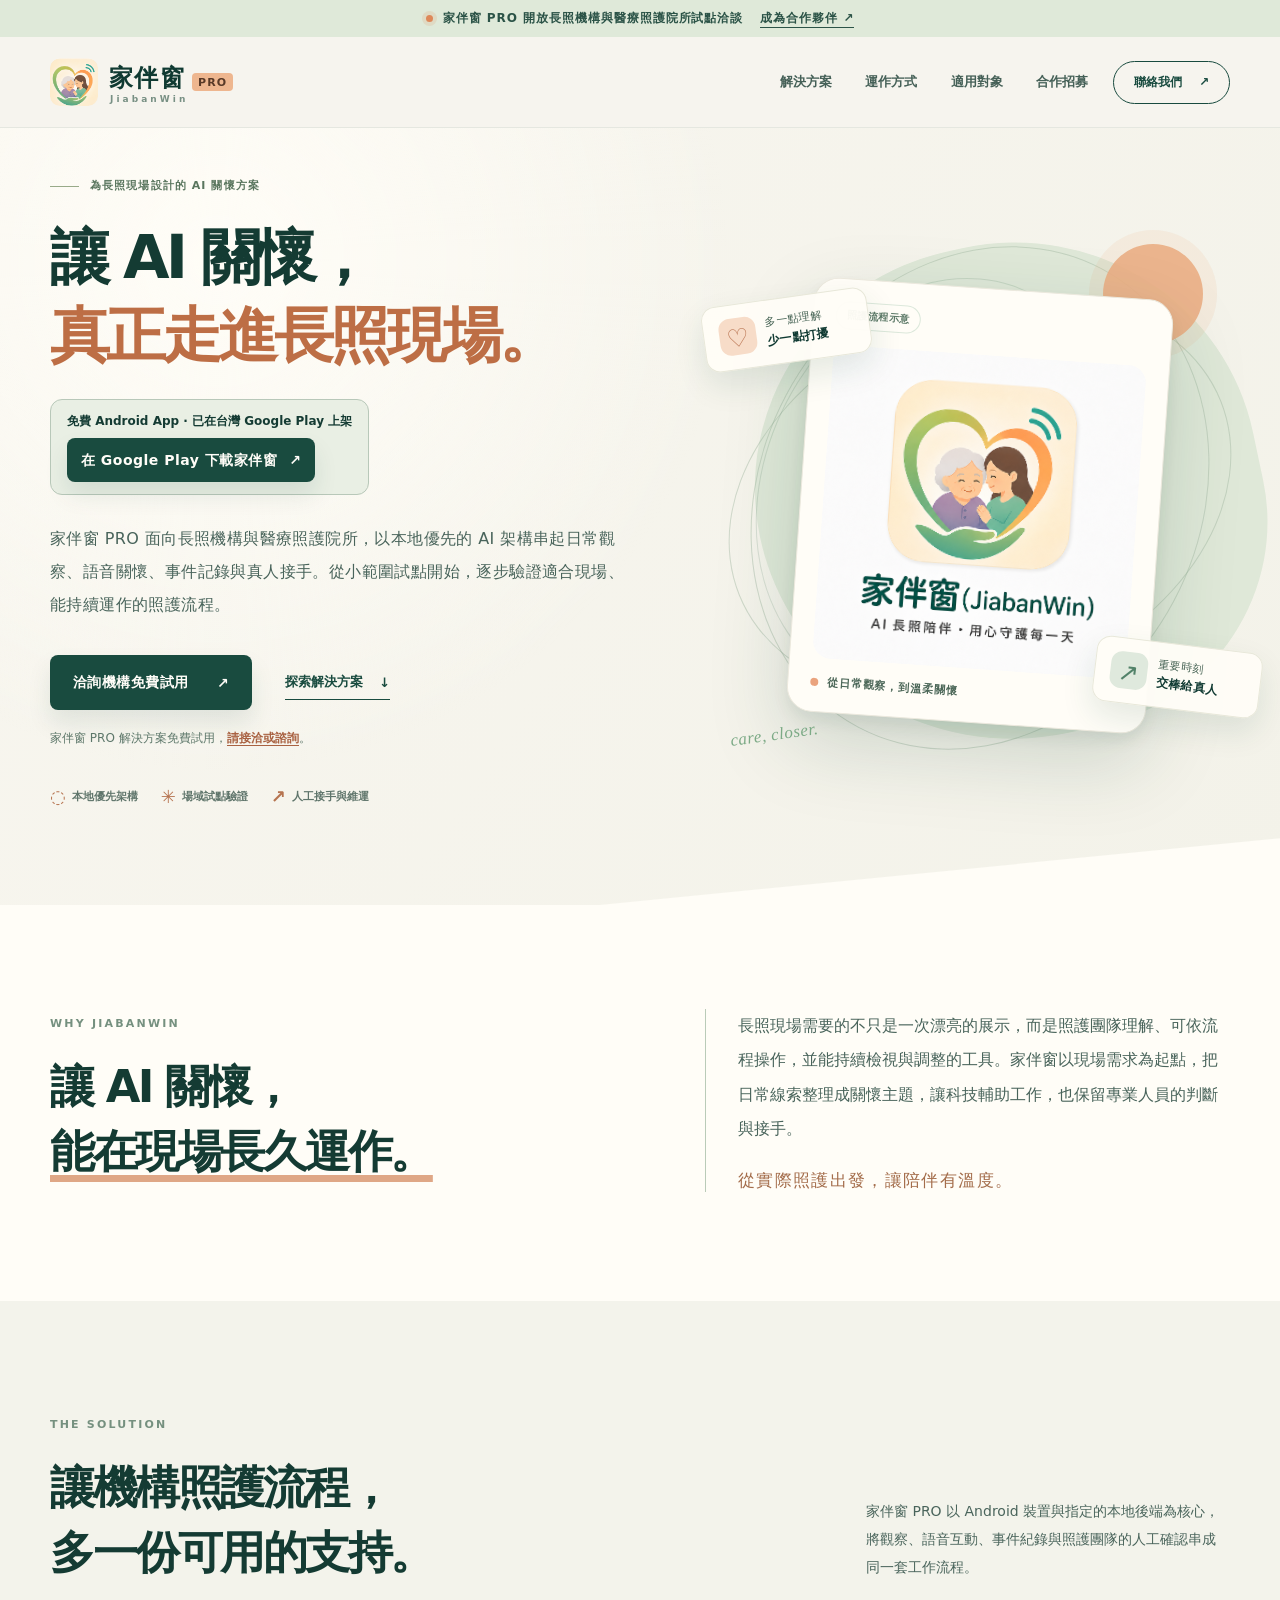
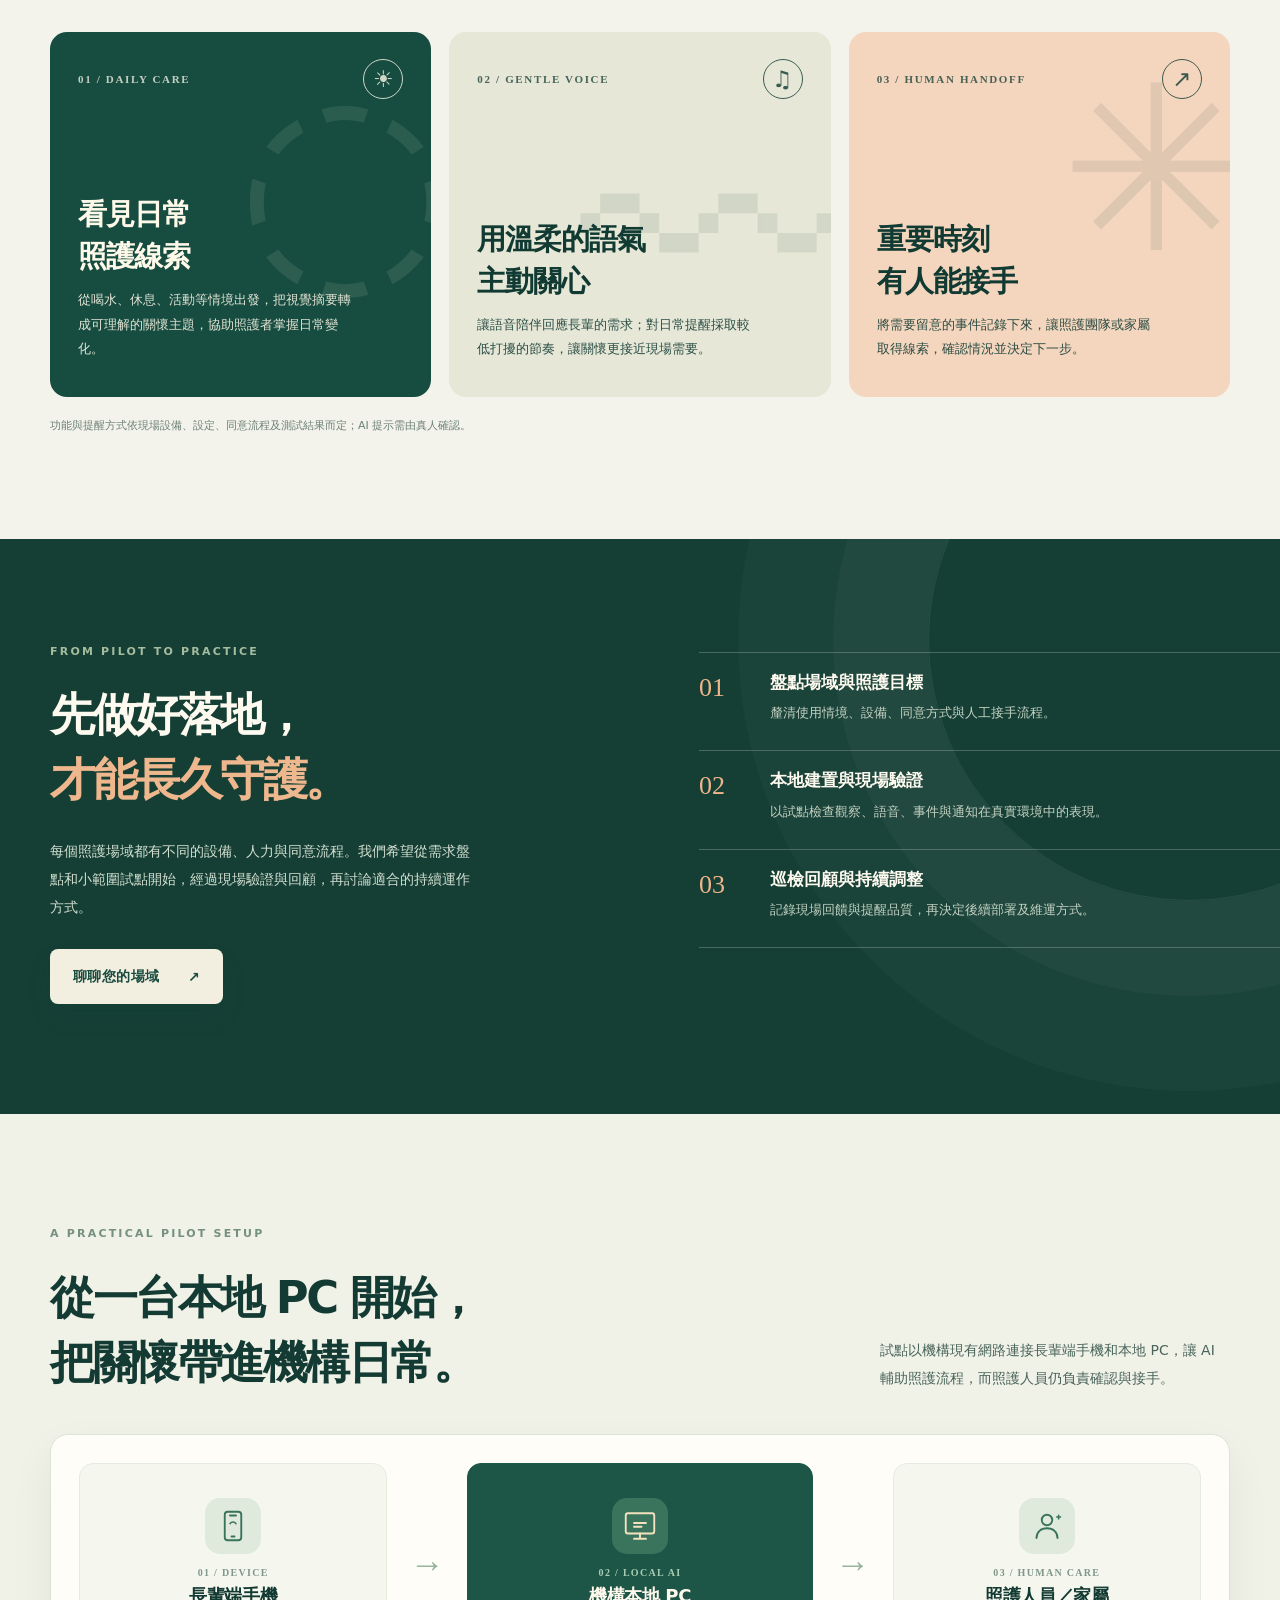
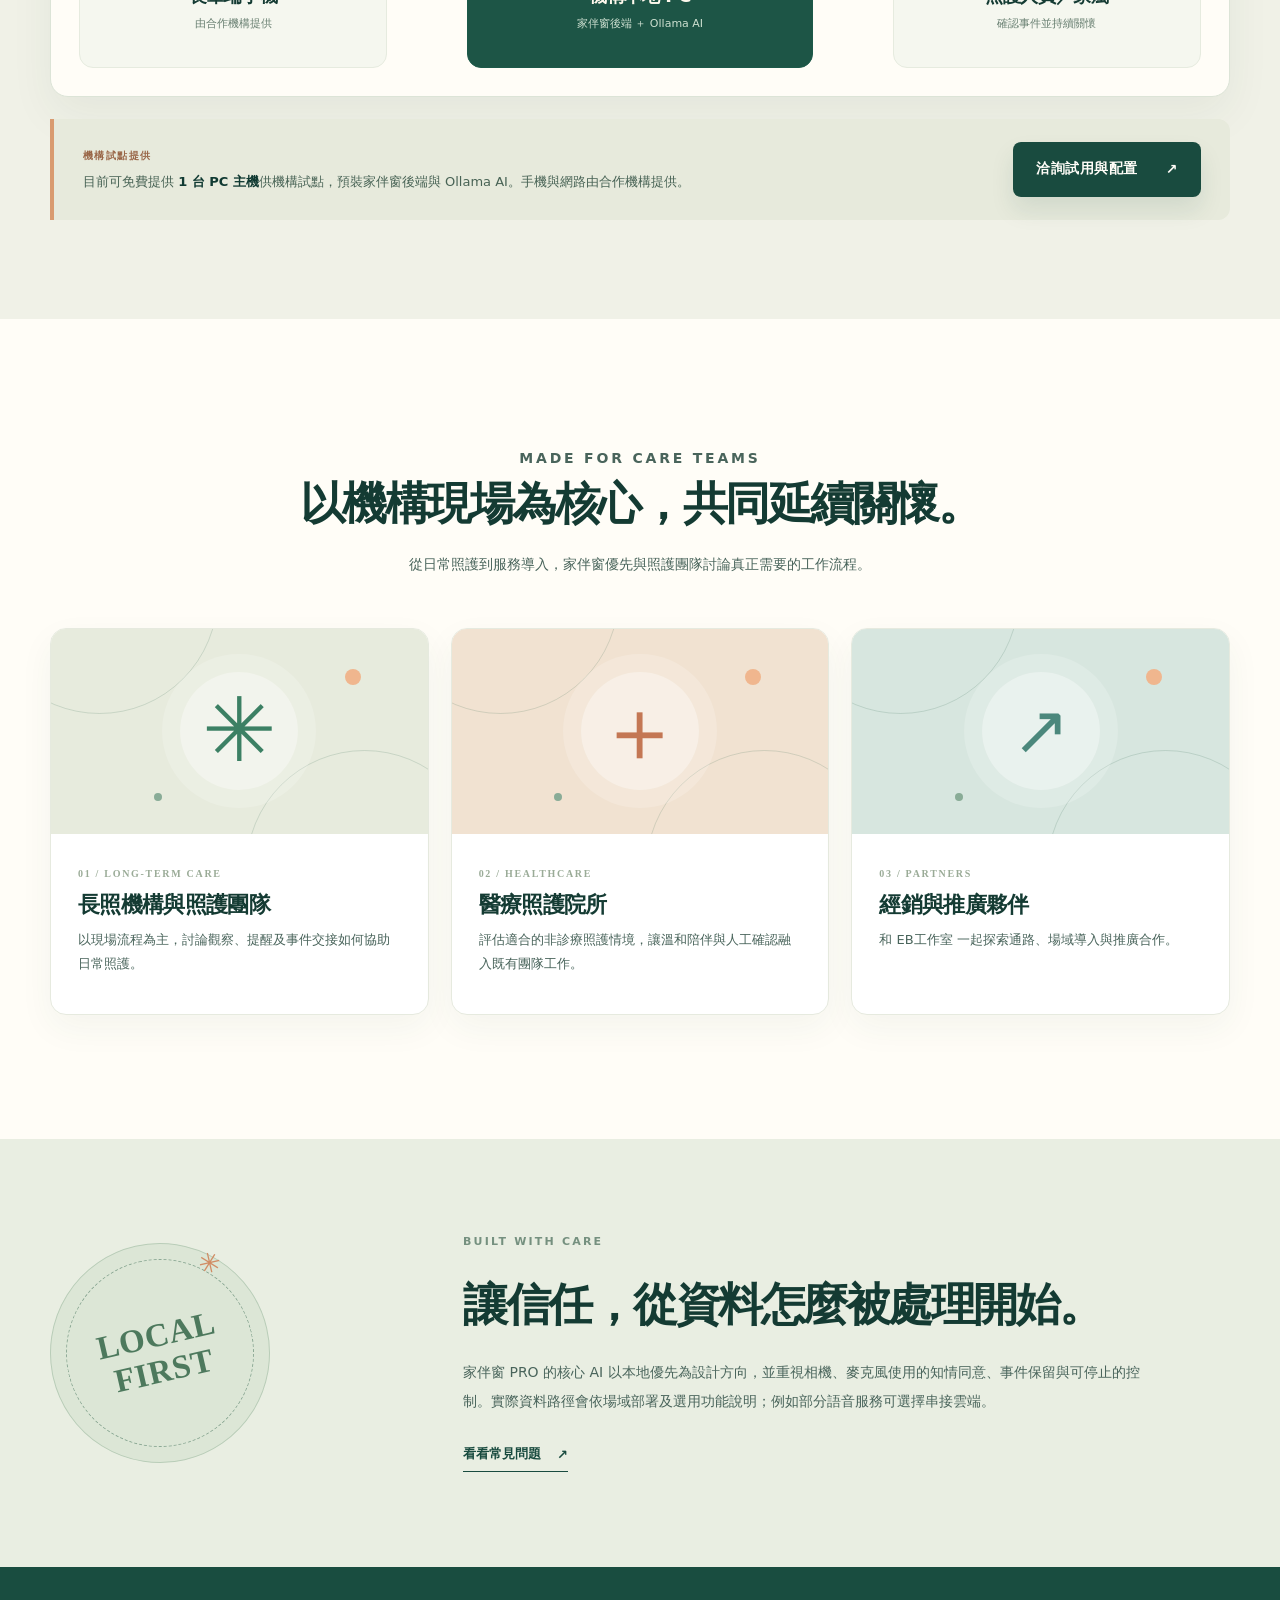
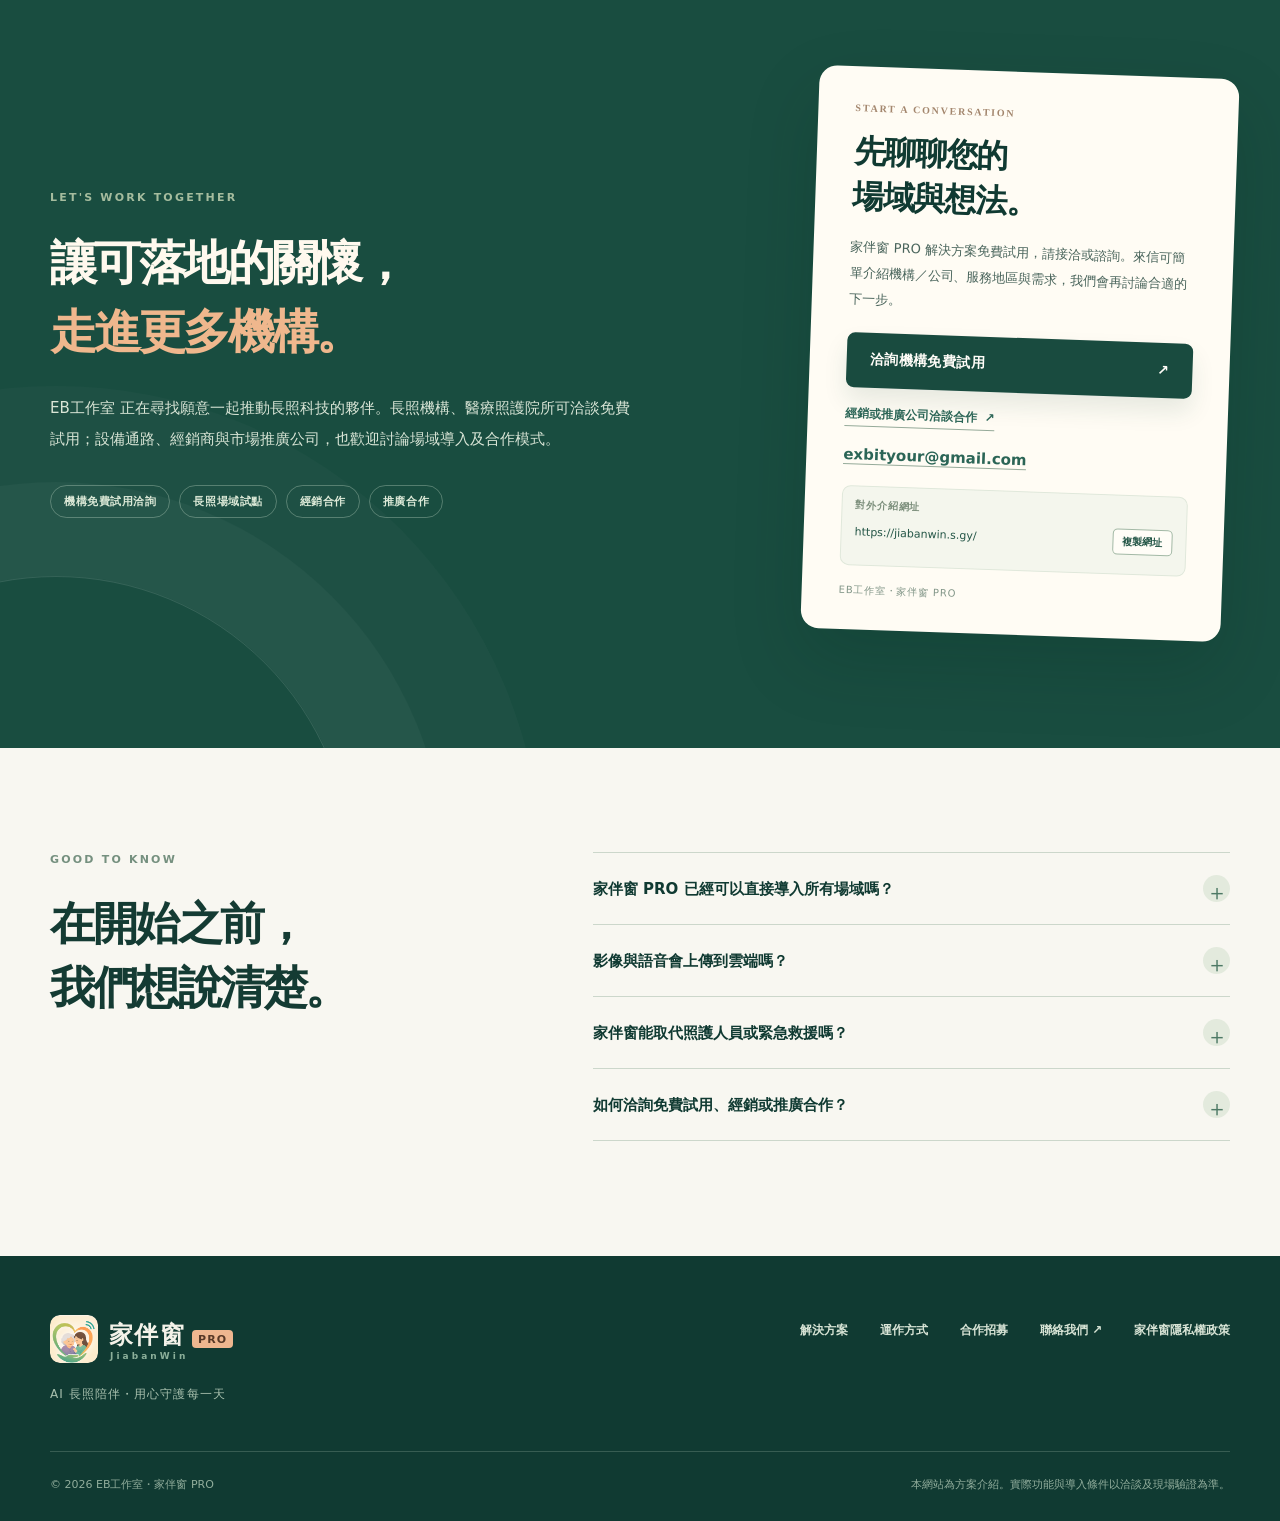
<file: index.html>
<!doctype html>
<html lang="zh-Hant-TW">
  <head>
    <meta charset="utf-8" />
    <meta name="viewport" content="width=device-width, initial-scale=1" />
    <meta name="theme-color" content="#f7f5ee" />
    <meta name="description" content="家伴窗 PRO 為台灣長照機構與醫療照護院所規劃本地優先的 AI 關懷試點：日常觀察、語音陪伴、事件紀錄與照護人員接手。免費試用、經銷與推廣合作請洽 EB工作室。" />
    <meta property="og:type" content="website" />
    <meta property="og:locale" content="zh_TW" />
    <meta property="og:site_name" content="家伴窗 PRO｜JiabanWin" />
    <meta property="og:url" content="https://jiabanwin.s.gy/" />
    <meta property="og:title" content="家伴窗 PRO｜長照機構 AI 關懷試點與本地部署" />
    <meta property="og:description" content="面向長照機構與醫療照護院所的本地優先 AI 關懷方案。機構免費試用、經銷與推廣合作歡迎洽詢 EB工作室。" />
    <meta property="og:image" content="./assets/caremind-brand.png?v=20261114-jiabanwin" />
    <meta property="og:image:type" content="image/png" />
    <meta property="og:image:width" content="1254" />
    <meta property="og:image:height" content="1254" />
    <meta property="og:image:alt" content="家伴窗 JiabanWin 品牌圖：長輩與照護者在愛心中相伴" />
    <meta name="twitter:card" content="summary" />
    <meta name="twitter:title" content="家伴窗 PRO｜長照機構 AI 關懷試點" />
    <meta name="twitter:description" content="本地優先 AI 關懷，從機構試點到人工接手。免費試用與經銷推廣合作歡迎洽詢。" />
    <meta name="twitter:image" content="./assets/caremind-brand.png?v=20261114-jiabanwin" />
    <meta name="twitter:image:alt" content="家伴窗 JiabanWin 品牌圖：長輩與照護者在愛心中相伴" />
    <title>家伴窗 PRO｜長照機構 AI 關懷試點與本地部署方案</title>
    <script type="application/ld+json">
      {
        "@context": "https://schema.org",
        "@graph": [
          {
            "@type": "Organization",
            "@id": "https://jiabanwin.s.gy/#organization",
            "name": "EB工作室",
            "url": "https://jiabanwin.s.gy/",
            "email": "exbityour@gmail.com",
            "contactPoint": {
              "@type": "ContactPoint",
              "contactType": "方案與合作洽詢",
              "email": "exbityour@gmail.com",
              "availableLanguage": "zh-TW"
            }
          },
          {
            "@type": "WebSite",
            "@id": "https://jiabanwin.s.gy/#website",
            "name": "家伴窗 PRO",
            "alternateName": "JiabanWin PRO",
            "url": "https://jiabanwin.s.gy/",
            "inLanguage": "zh-TW",
            "publisher": { "@id": "https://jiabanwin.s.gy/#organization" }
          }
        ]
      }
    </script>
    <link rel="icon" href="./assets/caremind-logo.svg?v=20261114-jiabanwin" type="image/svg+xml" />
    <link rel="stylesheet" href="./styles.css?v=20261114-app" />
  </head>
  <body>
    <a class="skip-link" href="#main">跳至主要內容</a>

    <div class="announcement">
      <div class="container announcement__inner">
        <span class="announcement__dot" aria-hidden="true"></span>
        <p>家伴窗 PRO 開放長照機構與醫療照護院所試點洽談</p>
        <a href="#partners">成為合作夥伴 <span aria-hidden="true">↗</span></a>
      </div>
    </div>

    <header class="site-header">
      <div class="container site-header__inner">
        <a class="brand" href="#top" aria-label="家伴窗 PRO，回到頁首">
          <span class="brand__mark" aria-hidden="true">
            <img src="./assets/caremind-logo.svg?v=20261114-jiabanwin" width="48" height="48" alt="" />
          </span>
          <span class="brand__name">家伴窗 <strong>PRO</strong><small>JiabanWin</small></span>
        </a>

        <nav class="desktop-nav" aria-label="主要導覽">
          <a href="#solution">解決方案</a>
          <a href="#how-it-works">運作方式</a>
          <a href="#who-its-for">適用對象</a>
          <a href="#partners">合作招募</a>
        </nav>

        <a class="header-contact" href="mailto:exbityour@gmail.com?subject=%E5%AE%B6%E4%BC%B4%E7%AA%97%20PRO%20%E6%96%B9%E6%A1%88%E6%B4%BD%E8%AB%87">聯絡我們 <span aria-hidden="true">↗</span></a>

        <details class="mobile-nav">
          <summary aria-label="開啟導覽選單"><span></span><span></span><span></span></summary>
          <nav aria-label="手機導覽">
            <a href="#solution">解決方案</a>
            <a href="#how-it-works">運作方式</a>
            <a href="#who-its-for">適用對象</a>
            <a href="#partners">合作招募</a>
            <a href="mailto:exbityour@gmail.com">聯絡我們 ↗</a>
          </nav>
        </details>
      </div>
    </header>

    <main id="main">
      <section class="hero section" id="top" aria-labelledby="hero-title">
        <div class="container hero__grid">
          <div class="hero__copy">
            <p class="eyebrow"><span class="eyebrow__line"></span> 為長照現場設計的 AI 關懷方案</p>
            <h1 id="hero-title">讓 AI 關懷，<br /><em>真正走進長照現場。</em></h1>
            <section class="hero__app" aria-label="家伴窗 Android App">
              <p>免費 Android App · 已在台灣 Google Play 上架</p>
              <a class="button button--primary" href="https://play.google.com/store/apps/details?id=tw.caremind.basic&amp;hl=zh_TW&amp;gl=TW">在 Google Play 下載家伴窗 <span aria-hidden="true">↗</span></a>
            </section>
            <p class="hero__lead">家伴窗 PRO 面向長照機構與醫療照護院所，以本地優先的 AI 架構串起日常觀察、語音關懷、事件記錄與真人接手。從小範圍試點開始，逐步驗證適合現場、能持續運作的照護流程。</p>
            <div class="hero__actions">
              <a class="button button--primary" href="mailto:exbityour@gmail.com?subject=%E5%AE%B6%E4%BC%B4%E7%AA%97%20PRO%20%E6%A9%9F%E6%A7%8B%E5%85%8D%E8%B2%BB%E8%A9%A6%E7%94%A8%E8%AB%AE%E8%A9%A2">洽詢機構免費試用 <span aria-hidden="true">↗</span></a>
              <a class="text-link" href="#solution">探索解決方案 <span aria-hidden="true">↓</span></a>
            </div>
            <p class="hero__trial">家伴窗 PRO 解決方案免費試用，<a href="mailto:exbityour@gmail.com?subject=%E5%AE%B6%E4%BC%B4%E7%AA%97%20PRO%20%E5%85%8D%E8%B2%BB%E8%A9%A6%E7%94%A8%E8%AB%AE%E8%A9%A2">請接洽或諮詢</a>。</p>
            <div class="hero__footer" aria-label="方案重點">
              <span><i class="hero__footer-icon" aria-hidden="true">◌</i> 本地優先架構</span>
              <span><i class="hero__footer-icon" aria-hidden="true">✳</i> 場域試點驗證</span>
              <span><i class="hero__footer-icon" aria-hidden="true">↗</i> 人工接手與維運</span>
            </div>
          </div>

          <div class="hero-art" aria-label="家伴窗照護流程示意">
            <div class="hero-art__orbit hero-art__orbit--one" aria-hidden="true"></div>
            <div class="hero-art__orbit hero-art__orbit--two" aria-hidden="true"></div>
            <div class="hero-art__sun" aria-hidden="true"></div>
            <div class="hero-art__card">
              <span class="hero-art__tag">照護流程示意</span>
              <div class="hero-art__logo-frame">
                <img src="./assets/caremind-brand.png?v=20261114-jiabanwin" width="1254" height="1254" alt="家伴窗 JiabanWin：AI 長照陪伴，用心守護每一天" fetchpriority="high" />
              </div>
              <div class="hero-art__caption"><span class="hero-art__caption-dot"></span><span>從日常觀察，到溫柔關懷</span></div>
            </div>
            <div class="hero-art__note hero-art__note--top"><span class="mini-icon mini-icon--peach" aria-hidden="true">♡</span><span>多一點理解<br /><strong>少一點打擾</strong></span></div>
            <div class="hero-art__note hero-art__note--bottom"><span class="mini-icon mini-icon--sage" aria-hidden="true">↗</span><span>重要時刻<br /><strong>交棒給真人</strong></span></div>
            <span class="hero-art__scribble" aria-hidden="true">care, closer.</span>
          </div>
        </div>
        <div class="hero__bottom-shape" aria-hidden="true"></div>
      </section>

      <section class="intro section" aria-labelledby="intro-title">
        <div class="container intro__grid">
          <div><p class="section-kicker">WHY JIABANWIN</p><h2 id="intro-title">讓 AI 關懷，<br /><span class="underlined">能在現場長久運作。</span></h2></div>
          <div class="intro__copy"><p>長照現場需要的不只是一次漂亮的展示，而是照護團隊理解、可依流程操作，並能持續檢視與調整的工具。家伴窗以現場需求為起點，把日常線索整理成關懷主題，讓科技輔助工作，也保留專業人員的判斷與接手。</p><span class="intro__signature">從實際照護出發，讓陪伴有溫度。</span></div>
        </div>
      </section>

      <section class="solution section" id="solution" aria-labelledby="solution-title">
        <div class="container">
          <div class="section-heading"><div><p class="section-kicker">THE SOLUTION</p><h2 id="solution-title">讓機構照護流程，<br />多一份可用的支持。</h2></div><p>家伴窗 PRO 以 Android 裝置與指定的本地後端為核心，將觀察、語音互動、事件紀錄與照護團隊的人工確認串成同一套工作流程。</p></div>
          <div class="feature-grid">
            <article class="feature-card feature-card--green"><div class="feature-card__top"><span class="feature-card__number">01 / DAILY CARE</span><span class="feature-card__icon" aria-hidden="true">☀</span></div><h3>看見日常<br />照護線索</h3><p>從喝水、休息、活動等情境出發，把視覺摘要轉成可理解的關懷主題，協助照護者掌握日常變化。</p><span class="feature-card__ornament" aria-hidden="true">◌</span></article>
            <article class="feature-card feature-card--cream"><div class="feature-card__top"><span class="feature-card__number">02 / GENTLE VOICE</span><span class="feature-card__icon" aria-hidden="true">♫</span></div><h3>用溫柔的語氣<br />主動關心</h3><p>讓語音陪伴回應長輩的需求；對日常提醒採取較低打擾的節奏，讓關懷更接近現場需要。</p><span class="feature-card__ornament" aria-hidden="true">〰</span></article>
            <article class="feature-card feature-card--peach"><div class="feature-card__top"><span class="feature-card__number">03 / HUMAN HANDOFF</span><span class="feature-card__icon" aria-hidden="true">↗</span></div><h3>重要時刻<br />有人能接手</h3><p>將需要留意的事件記錄下來，讓照護團隊或家屬取得線索，確認情況並決定下一步。</p><span class="feature-card__ornament" aria-hidden="true">✳</span></article>
          </div>
          <p class="solution__note">功能與提醒方式依現場設備、設定、同意流程及測試結果而定；AI 提示需由真人確認。</p>
        </div>
      </section>

      <section class="process section" id="how-it-works" aria-labelledby="process-title">
        <div class="container process__grid">
          <div class="process__lead"><p class="section-kicker section-kicker--light">FROM PILOT TO PRACTICE</p><h2 id="process-title">先做好落地，<br /><em>才能長久守護。</em></h2><p>每個照護場域都有不同的設備、人力與同意流程。我們希望從需求盤點和小範圍試點開始，經過現場驗證與回顧，再討論適合的持續運作方式。</p><a class="button button--light" href="mailto:exbityour@gmail.com?subject=%E5%AE%B6%E4%BC%B4%E7%AA%97%20PRO%20%E6%A9%9F%E6%A7%8B%E8%A9%A6%E9%BB%9E%E6%B4%BD%E8%AB%87">聊聊您的場域 <span aria-hidden="true">↗</span></a></div>
          <ol class="process-list">
            <li><span class="process-list__num">01</span><div><h3>盤點場域與照護目標</h3><p>釐清使用情境、設備、同意方式與人工接手流程。</p></div></li>
            <li><span class="process-list__num">02</span><div><h3>本地建置與現場驗證</h3><p>以試點檢查觀察、語音、事件與通知在真實環境中的表現。</p></div></li>
            <li><span class="process-list__num">03</span><div><h3>巡檢回顧與持續調整</h3><p>記錄現場回饋與提醒品質，再決定後續部署及維運方式。</p></div></li>
          </ol>
        </div>
      </section>

      <section class="pilot section" id="pilot" aria-labelledby="pilot-title">
        <div class="container">
          <div class="pilot__heading"><div><p class="section-kicker">A PRACTICAL PILOT SETUP</p><h2 id="pilot-title">從一台本地 PC 開始，<br />把關懷帶進機構日常。</h2></div><p>試點以機構現有網路連接長輩端手機和本地 PC，讓 AI 輔助照護流程，而照護人員仍負責確認與接手。</p></div>
          <div class="pilot-diagram" aria-label="機構試點架構：長輩端手機透過機構網路連接本地 PC，再由照護人員與家屬確認及關懷">
            <div class="pilot-diagram__node"><span class="pilot-diagram__icon" aria-hidden="true"><svg viewBox="0 0 48 48" fill="none"><rect x="13" y="5" width="22" height="38" rx="4" stroke="currentColor" stroke-width="2.5"/><path d="M20 10h8M22 38h4" stroke="currentColor" stroke-width="2.5" stroke-linecap="round"/><path d="M20 21c2-3 6-3 8 0" stroke="currentColor" stroke-width="2" stroke-linecap="round"/></svg></span><span class="pilot-diagram__step">01 / DEVICE</span><strong>長輩端手機</strong><small>由合作機構提供</small></div>
            <span class="pilot-diagram__arrow" aria-hidden="true">→</span>
            <div class="pilot-diagram__node pilot-diagram__node--core"><span class="pilot-diagram__icon" aria-hidden="true"><svg viewBox="0 0 48 48" fill="none"><rect x="5" y="7" width="38" height="27" rx="3" stroke="currentColor" stroke-width="2.5"/><path d="M16 41h16M24 34v7M16 20h16M16 25h10" stroke="currentColor" stroke-width="2.5" stroke-linecap="round"/></svg></span><span class="pilot-diagram__step">02 / LOCAL AI</span><strong>機構本地 PC</strong><small>家伴窗後端 ＋ Ollama AI</small></div>
            <span class="pilot-diagram__arrow" aria-hidden="true">→</span>
            <div class="pilot-diagram__node"><span class="pilot-diagram__icon" aria-hidden="true"><svg viewBox="0 0 48 48" fill="none"><circle cx="24" cy="16" r="7" stroke="currentColor" stroke-width="2.5"/><path d="M10 40c0-8 6-13 14-13s14 5 14 13" stroke="currentColor" stroke-width="2.5" stroke-linecap="round"/><path d="M37 12h5M39.5 9.5v5" stroke="currentColor" stroke-width="2" stroke-linecap="round"/></svg></span><span class="pilot-diagram__step">03 / HUMAN CARE</span><strong>照護人員／家屬</strong><small>確認事件並持續關懷</small></div>
          </div>
          <div class="pilot__footer"><div><span class="pilot__offer-label">機構試點提供</span><p>目前可免費提供 <strong>1 台 PC 主機</strong>供機構試點，預裝家伴窗後端與 Ollama AI。手機與網路由合作機構提供。</p></div><a class="button button--primary" href="mailto:exbityour@gmail.com?subject=%E5%AE%B6%E4%BC%B4%E7%AA%97%20PRO%20%E6%A9%9F%E6%A7%8B%E8%A9%A6%E9%BB%9E%E8%88%87%E5%85%8D%E8%B2%BB%E8%A9%A6%E7%94%A8%E8%AB%AE%E8%A9%A2">洽詢試用與配置 <span aria-hidden="true">↗</span></a></div>
        </div>
      </section>

      <section class="audience section" id="who-its-for" aria-labelledby="audience-title">
        <div class="container">
          <div class="section-heading section-heading--center"><p class="section-kicker">MADE FOR CARE TEAMS</p><h2 id="audience-title">以機構現場為核心，共同延續關懷。</h2><p>從日常照護到服務導入，家伴窗優先與照護團隊討論真正需要的工作流程。</p></div>
          <div class="audience-grid">
            <article class="audience-card"><div class="audience-card__art audience-card__art--home" aria-hidden="true"><span>✳</span><i></i></div><div class="audience-card__body"><span class="audience-card__label">01 / LONG-TERM CARE</span><h3>長照機構與照護團隊</h3><p>以現場流程為主，討論觀察、提醒及事件交接如何協助日常照護。</p></div></article>
            <article class="audience-card"><div class="audience-card__art audience-card__art--care" aria-hidden="true"><span>＋</span><i></i></div><div class="audience-card__body"><span class="audience-card__label">02 / HEALTHCARE</span><h3>醫療照護院所</h3><p>評估適合的非診療照護情境，讓溫和陪伴與人工確認融入既有團隊工作。</p></div></article>
            <article class="audience-card"><div class="audience-card__art audience-card__art--partner" aria-hidden="true"><span>↗</span><i></i></div><div class="audience-card__body"><span class="audience-card__label">03 / PARTNERS</span><h3>經銷與推廣夥伴</h3><p>和 EB工作室 一起探索通路、場域導入與推廣合作。</p></div></article>
          </div>
        </div>
      </section>

      <section class="trust section" aria-labelledby="trust-title">
        <div class="container trust__grid">
          <div class="trust__badge" aria-hidden="true"><span>LOCAL<br />FIRST</span><span class="trust__badge-ring"></span></div>
          <div><p class="section-kicker">BUILT WITH CARE</p><h2 id="trust-title">讓信任，從資料怎麼被處理開始。</h2><p>家伴窗 PRO 的核心 AI 以本地優先為設計方向，並重視相機、麥克風使用的知情同意、事件保留與可停止的控制。實際資料路徑會依場域部署及選用功能說明；例如部分語音服務可選擇串接雲端。</p><a class="text-link" href="#questions">看看常見問題 <span aria-hidden="true">↗</span></a></div>
        </div>
      </section>

      <section class="partners section" id="partners" aria-labelledby="partners-title">
        <div class="container partners__grid">
          <div class="partners__copy"><p class="section-kicker section-kicker--light">LET'S WORK TOGETHER</p><h2 id="partners-title">讓可落地的關懷，<br /><em>走進更多機構。</em></h2><p>EB工作室 正在尋找願意一起推動長照科技的夥伴。長照機構、醫療照護院所可洽談免費試用；設備通路、經銷商與市場推廣公司，也歡迎討論場域導入及合作模式。</p><div class="partner-tags"><span>機構免費試用洽詢</span><span>長照場域試點</span><span>經銷合作</span><span>推廣合作</span></div></div>
          <div class="contact-card"><span class="contact-card__eyebrow">START A CONVERSATION</span><h3>先聊聊您的<br />場域與想法。</h3><p>家伴窗 PRO 解決方案免費試用，請接洽或諮詢。來信可簡單介紹機構／公司、服務地區與需求，我們會再討論合適的下一步。</p><a class="button button--primary contact-card__button" href="mailto:exbityour@gmail.com?subject=%E5%AE%B6%E4%BC%B4%E7%AA%97%20PRO%20%E6%A9%9F%E6%A7%8B%E5%85%8D%E8%B2%BB%E8%A9%A6%E7%94%A8%E8%AB%AE%E8%A9%A2">洽詢機構免費試用 <span aria-hidden="true">↗</span></a><a class="contact-card__partner" href="mailto:exbityour@gmail.com?subject=%E5%AE%B6%E4%BC%B4%E7%AA%97%20PRO%20%E7%B6%93%E9%8A%B7%E8%88%87%E6%8E%A8%E5%BB%A3%E5%90%88%E4%BD%9C">經銷或推廣公司洽談合作 <span aria-hidden="true">↗</span></a><a class="contact-card__email" href="mailto:exbityour@gmail.com">exbityour@gmail.com</a><div class="contact-card__share"><span>對外介紹網址</span><code>https://jiabanwin.s.gy/</code><button type="button" id="copy-site-link">複製網址</button><span class="contact-card__share-status" id="copy-site-status" role="status" aria-live="polite"></span></div><span class="contact-card__studio">EB工作室・家伴窗 PRO</span></div>
        </div>
      </section>

      <section class="faq section" id="questions" aria-labelledby="faq-title">
        <div class="container faq__grid"><div><p class="section-kicker">GOOD TO KNOW</p><h2 id="faq-title">在開始之前，<br />我們想說清楚。</h2></div><div class="faq__items"><details><summary>家伴窗 PRO 已經可以直接導入所有場域嗎？<span aria-hidden="true">＋</span></summary><p>目前適合先洽談需求與試點。部署方式、設備條件、通知流程及現場驗收，都需要依您的場域確認；我們不會將展示情境當成已完成的正式部署。</p></details><details><summary>影像與語音會上傳到雲端嗎？<span aria-hidden="true">＋</span></summary><p>核心 AI 採本地優先設計，使用指定的本地後端處理。實際資料路徑取決於部署與選用設定；例如部分語音服務可選擇雲端端點，應在啟用前向使用者清楚說明。</p></details><details><summary>家伴窗能取代照護人員或緊急救援嗎？<span aria-hidden="true">＋</span></summary><p>不能。家伴窗是照護輔助工具，不是醫療器材，也不提供診斷、治療或緊急救援。AI 提醒可能誤判或漏報，重要事件仍須由真人確認並依現場流程處理。</p></details><details><summary>如何洽詢免費試用、經銷或推廣合作？<span aria-hidden="true">＋</span></summary><p>請寄信至 <a href="mailto:exbityour@gmail.com">exbityour@gmail.com</a>，介紹您的機構或公司、服務地區、需求與合作想法。EB工作室 會依方向進一步討論。</p></details></div></div>
      </section>
    </main>

    <footer class="site-footer"><div class="container"><div class="site-footer__top"><div><a class="brand brand--footer" href="#top" aria-label="家伴窗 PRO，回到頁首"><span class="brand__mark" aria-hidden="true"><img src="./assets/caremind-logo.svg?v=20261114-jiabanwin" width="48" height="48" alt="" loading="lazy" /></span><span class="brand__name">家伴窗 <strong>PRO</strong><small>JiabanWin</small></span></a><p>AI 長照陪伴・用心守護每一天</p></div><div class="site-footer__links"><a href="#solution">解決方案</a><a href="#how-it-works">運作方式</a><a href="#partners">合作招募</a><a href="mailto:exbityour@gmail.com">聯絡我們 ↗</a><a href="https://jiabanwin.s.gy/free-privacy">家伴窗隱私權政策</a></div></div><div class="site-footer__bottom"><span>© <span id="year">2026</span> EB工作室・家伴窗 PRO</span><span>本網站為方案介紹。實際功能與導入條件以洽談及現場驗證為準。</span></div></div></footer>
    <script src="./main.js?v=20261114-jiabanwin" defer></script>
  </body>
</html>
</file>
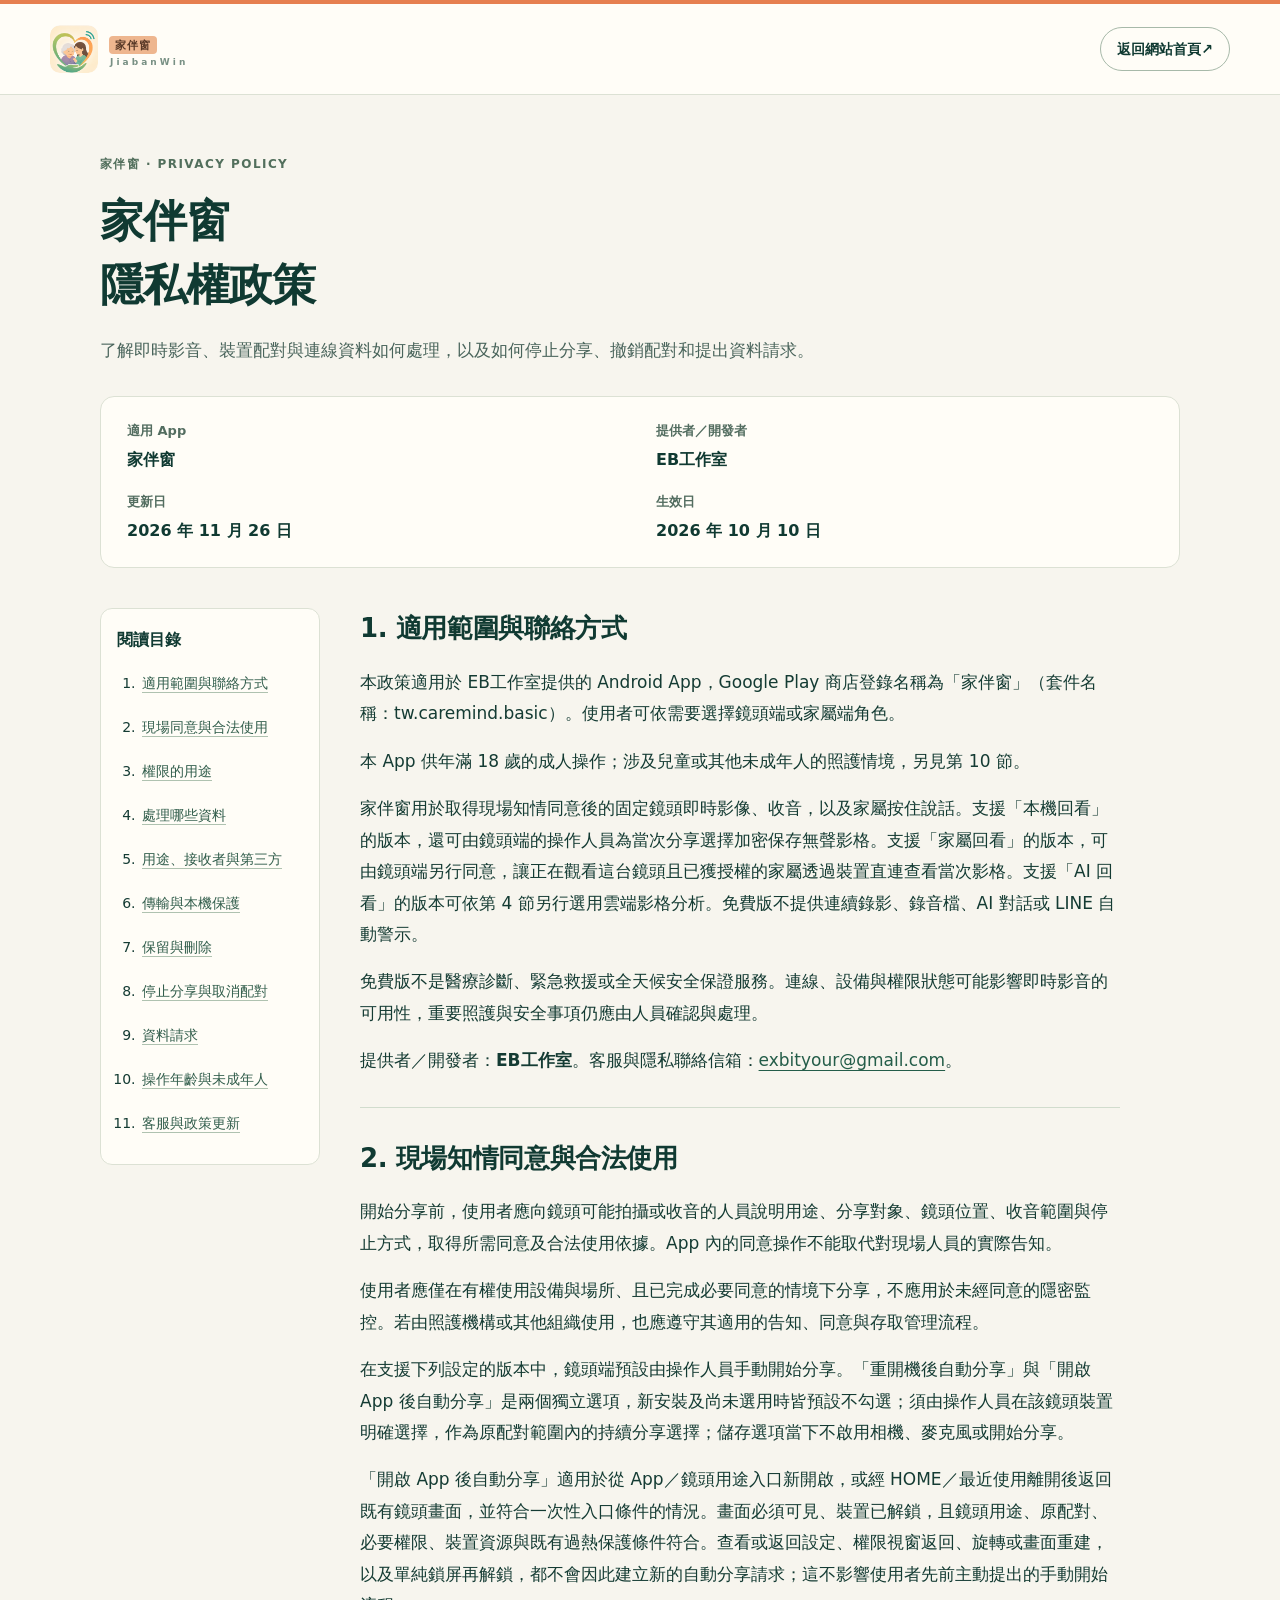
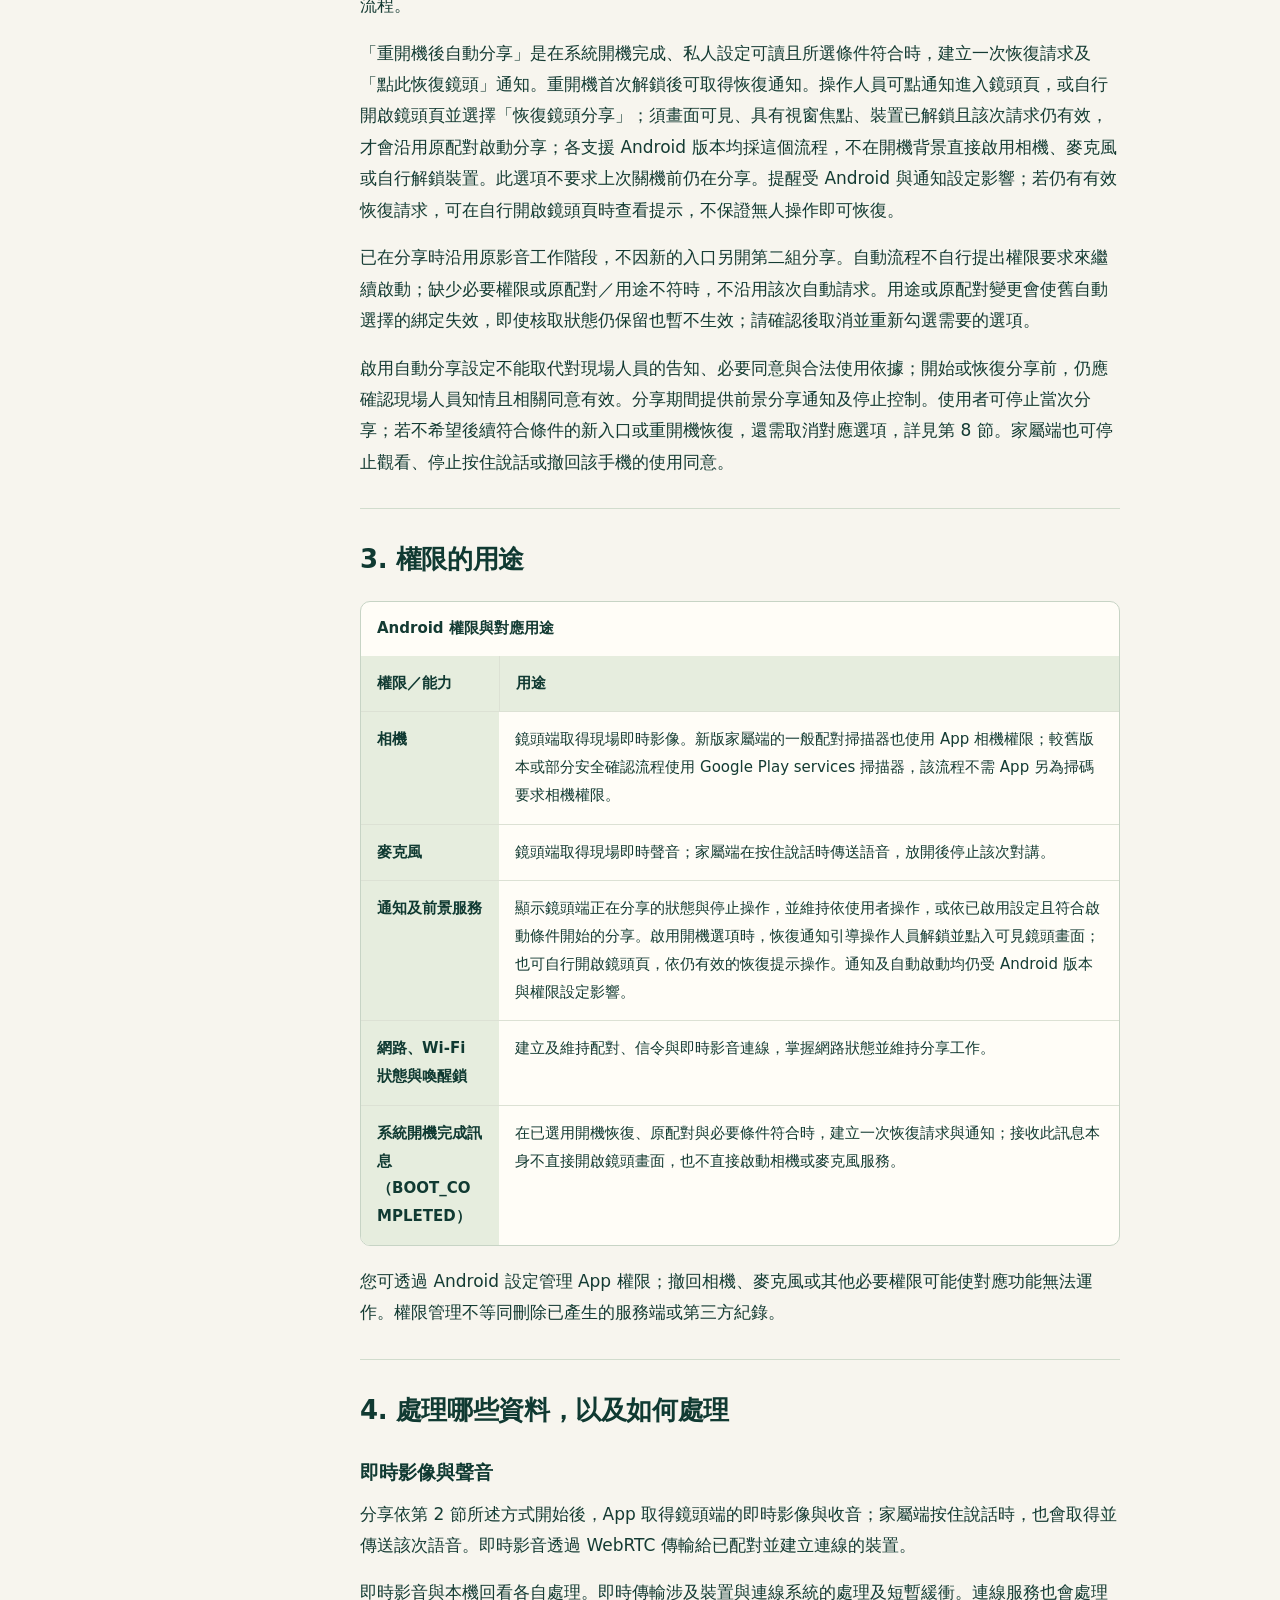
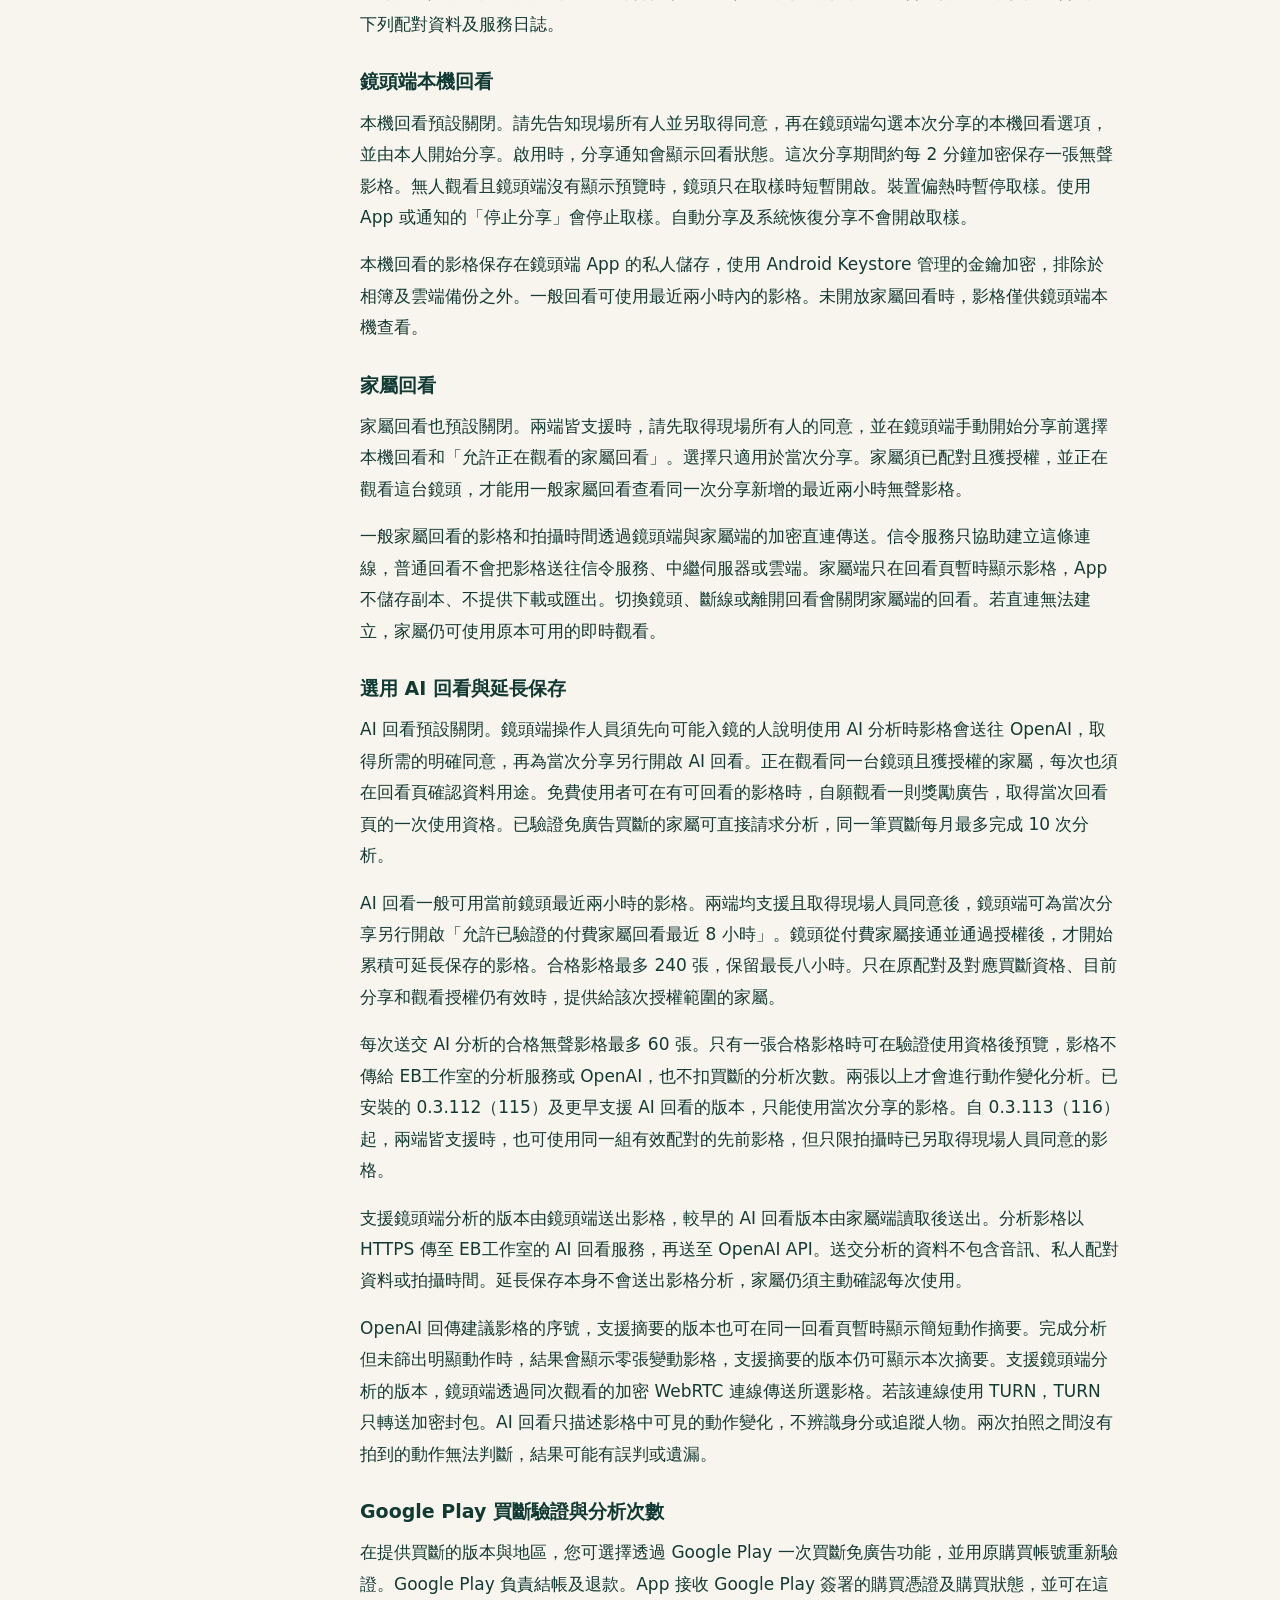
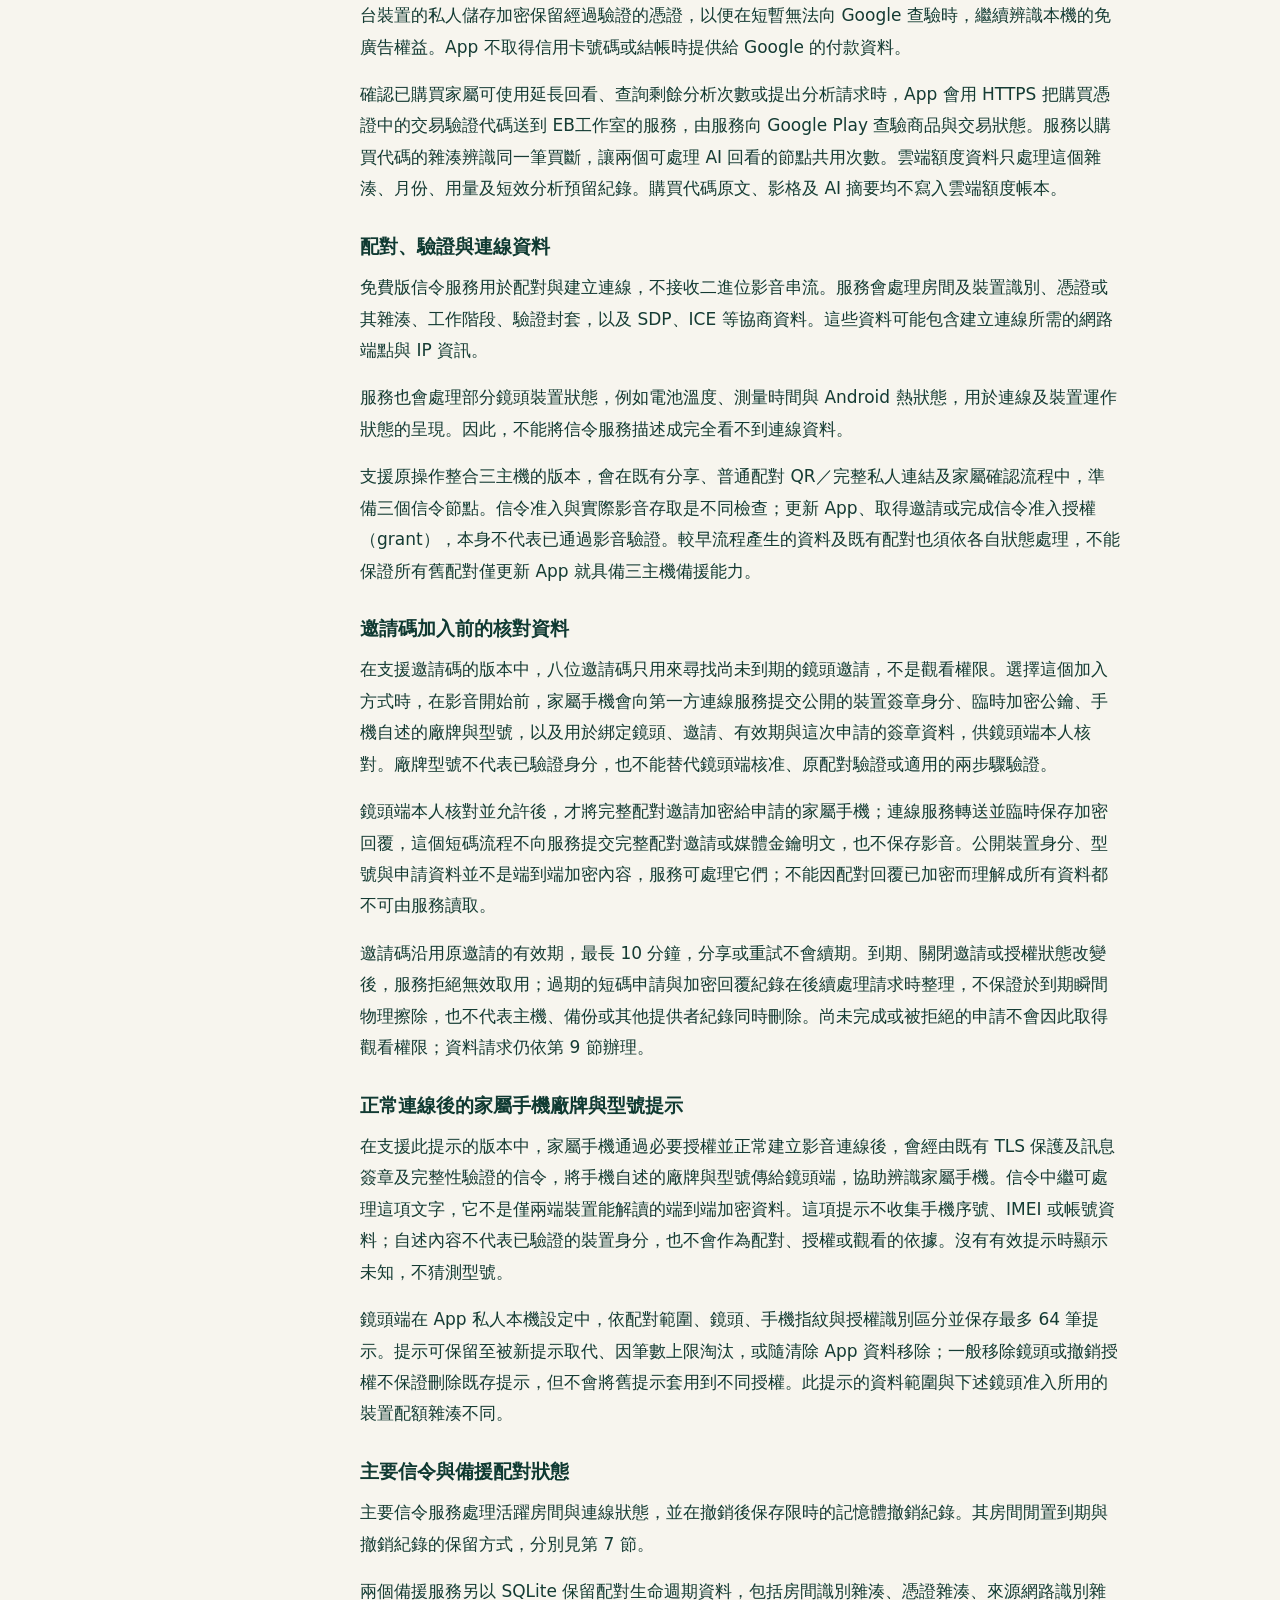
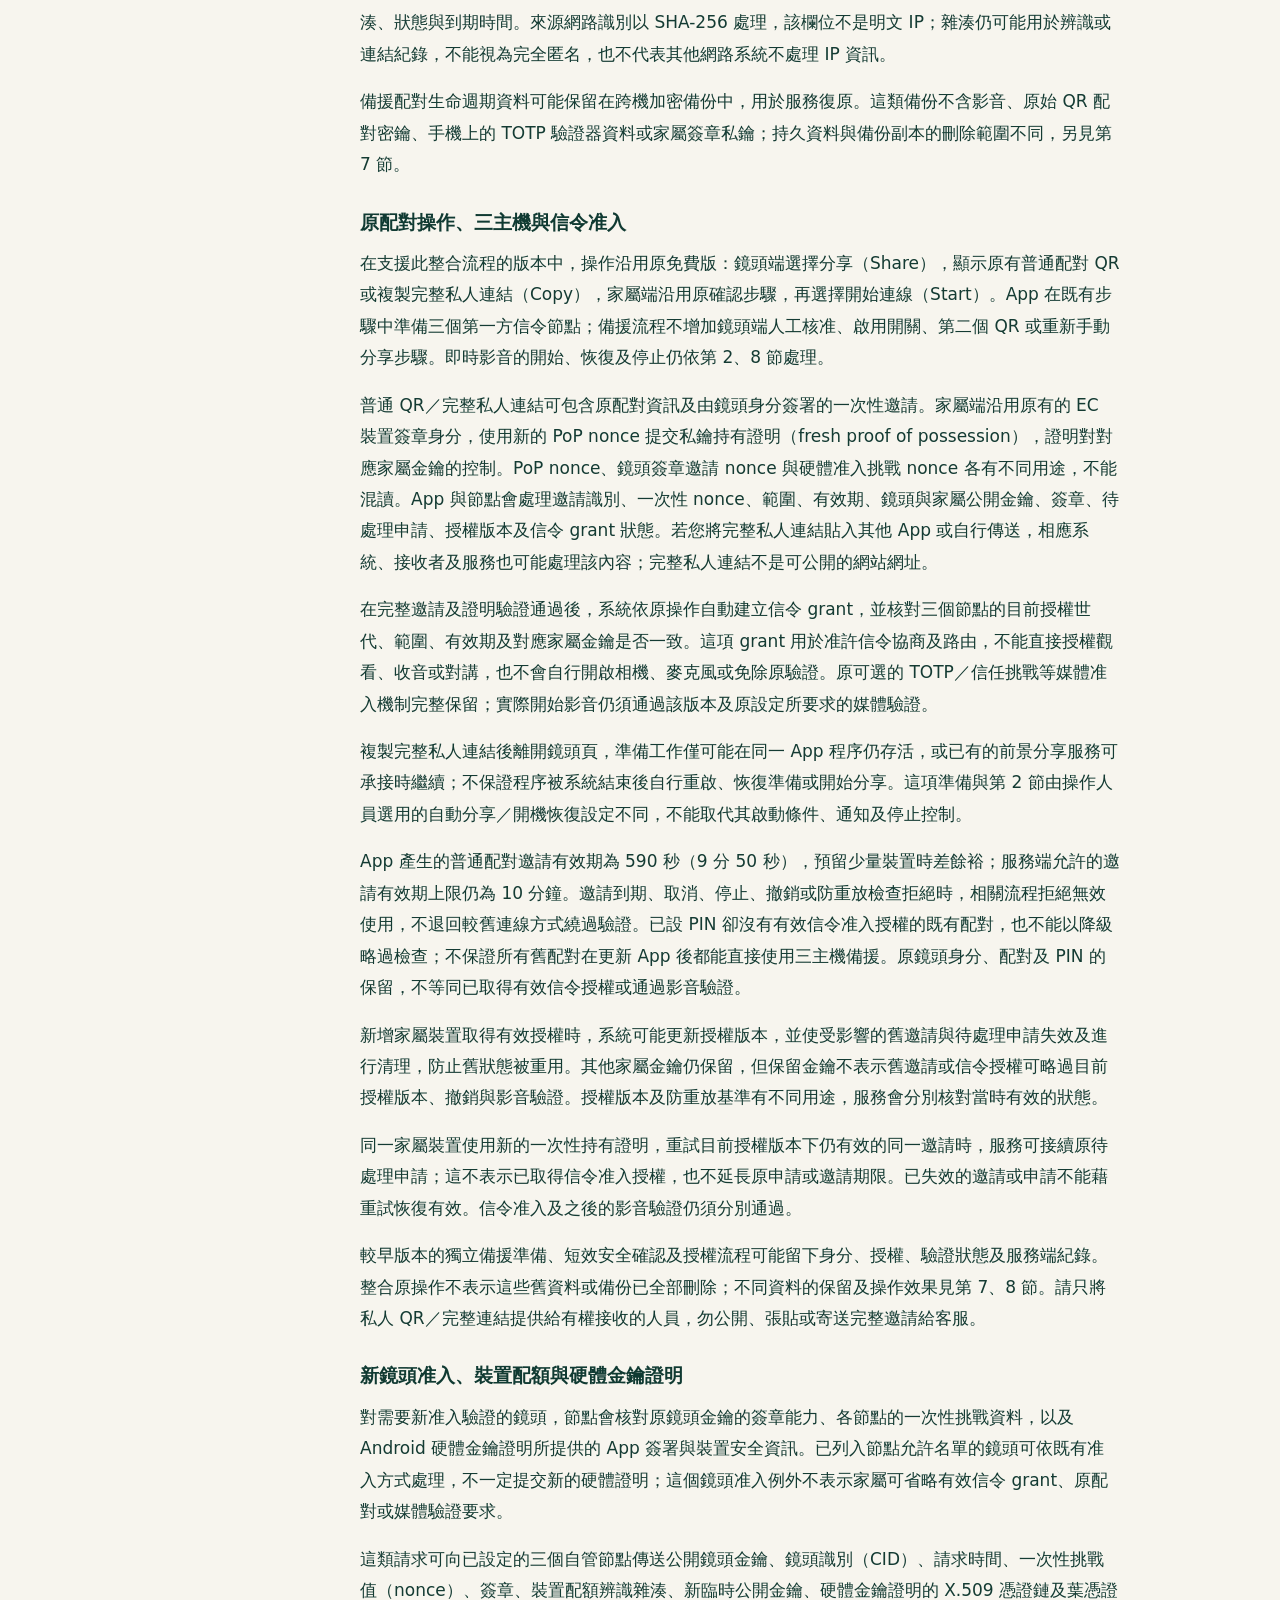
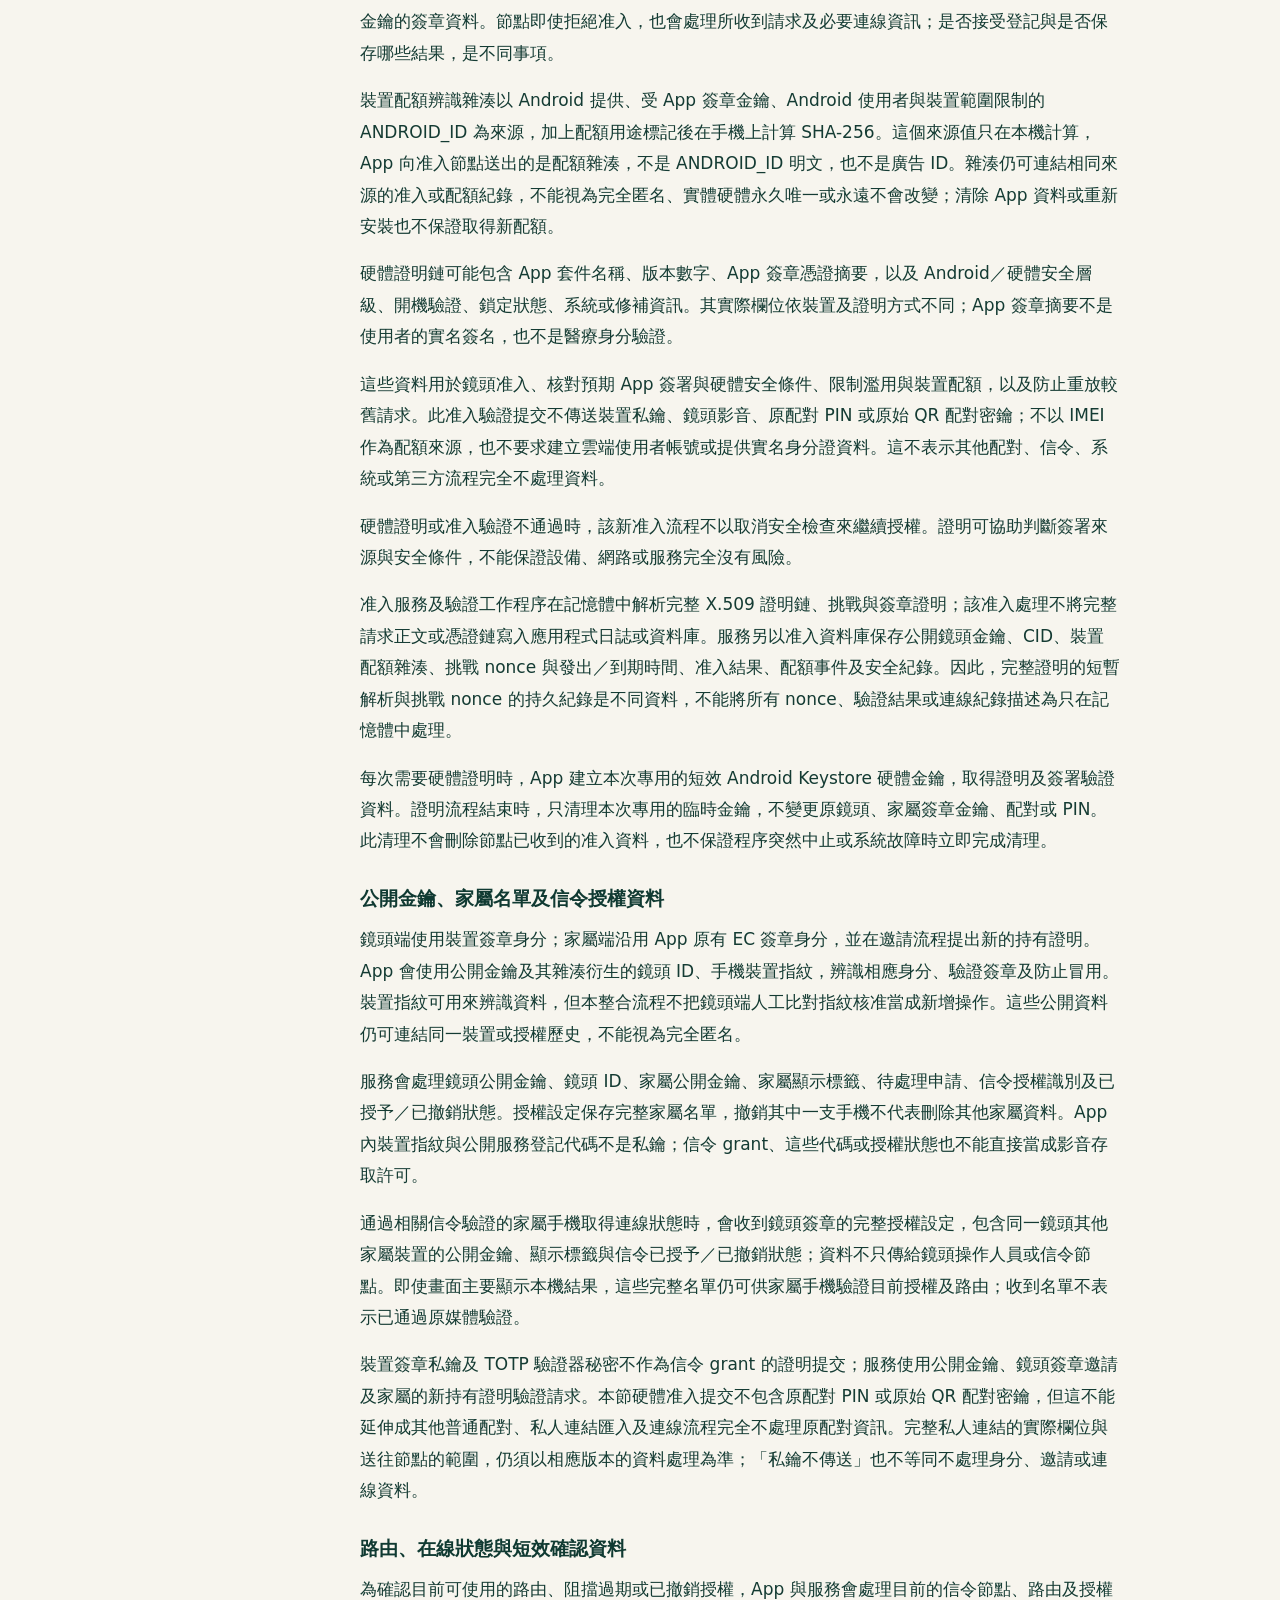
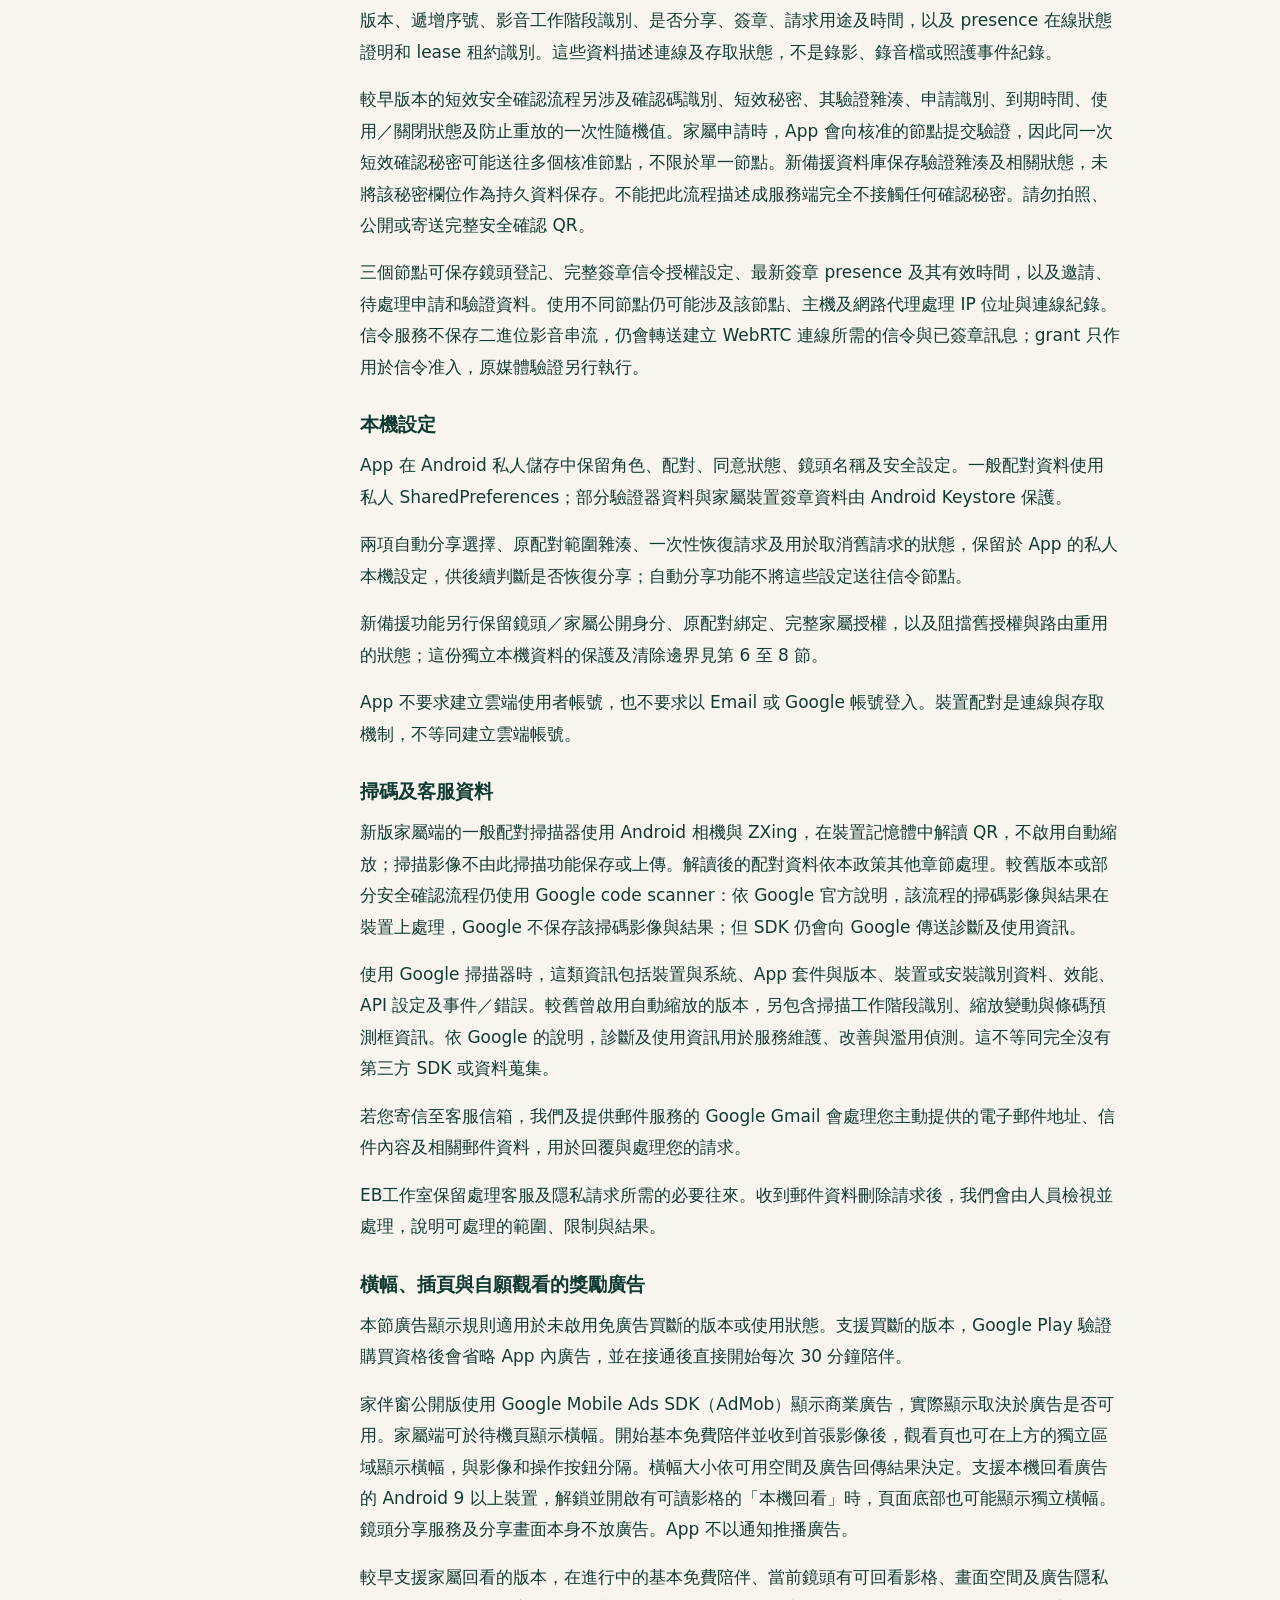
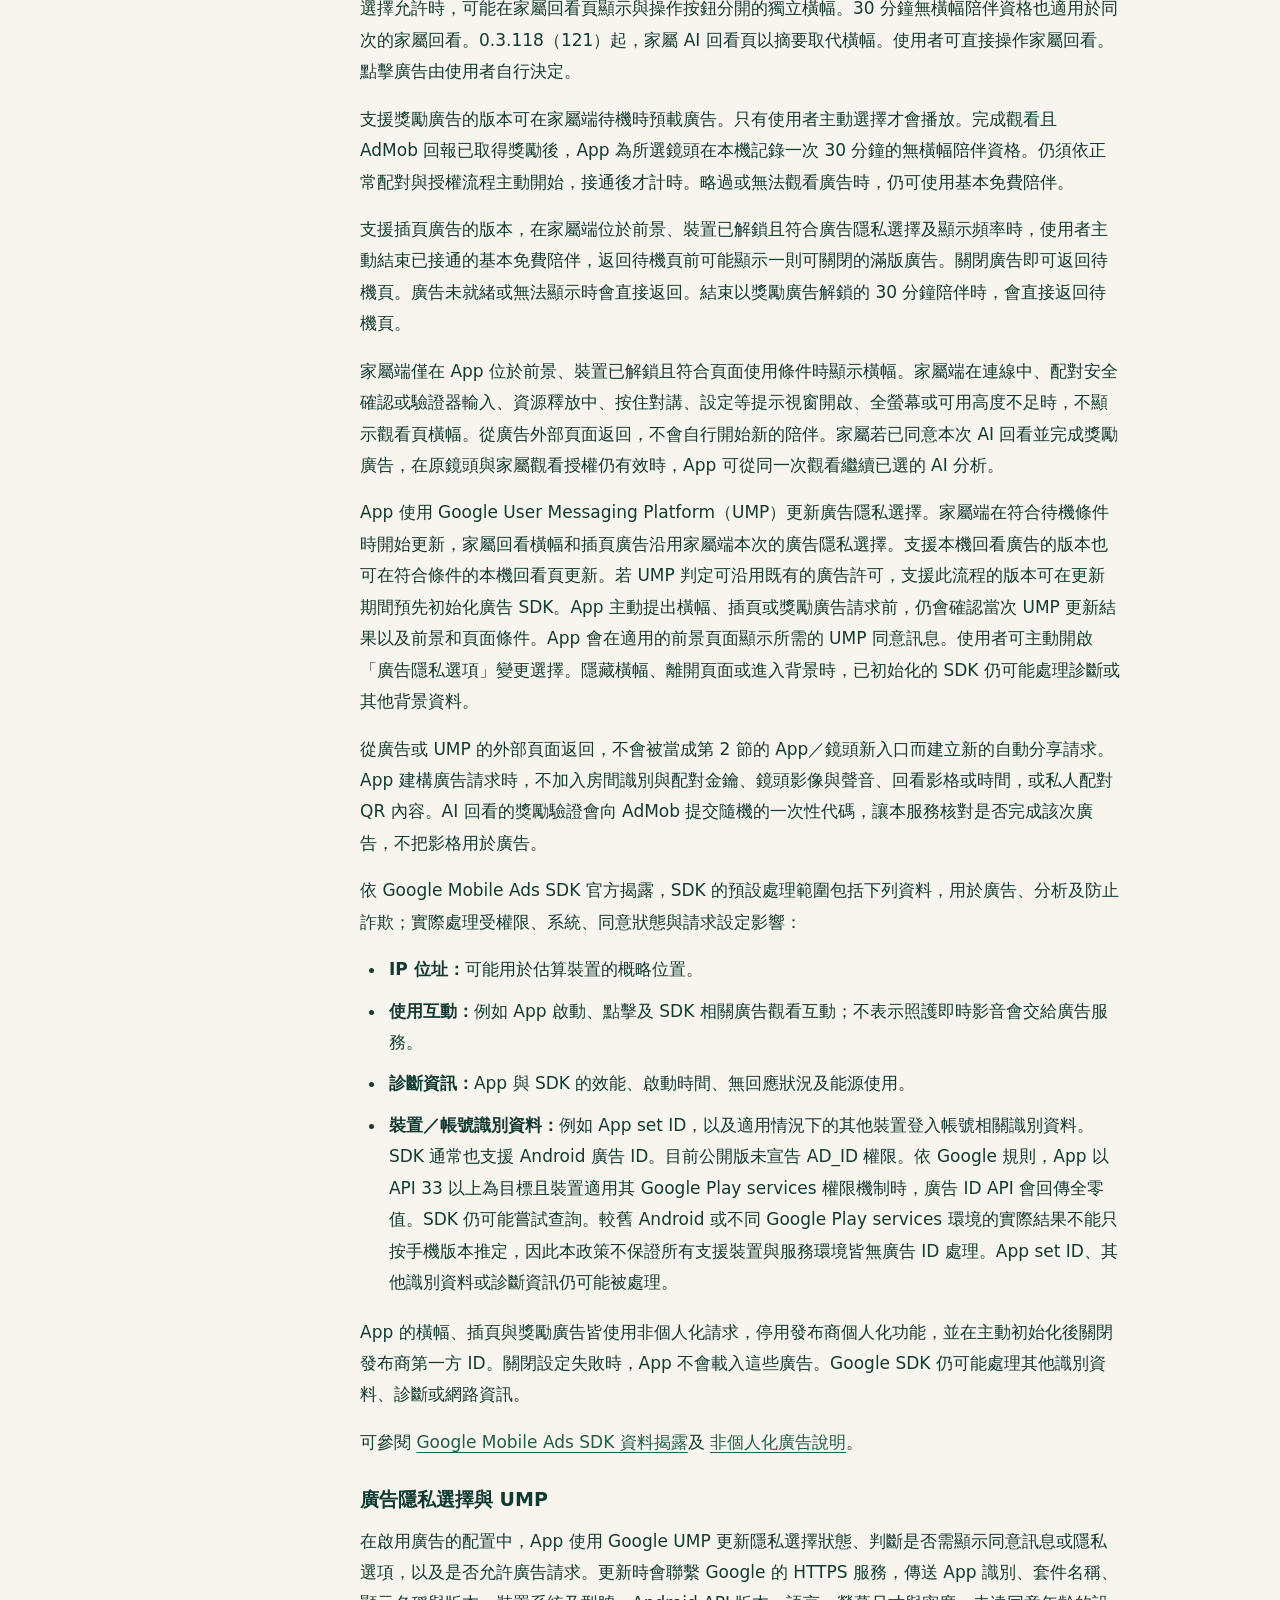
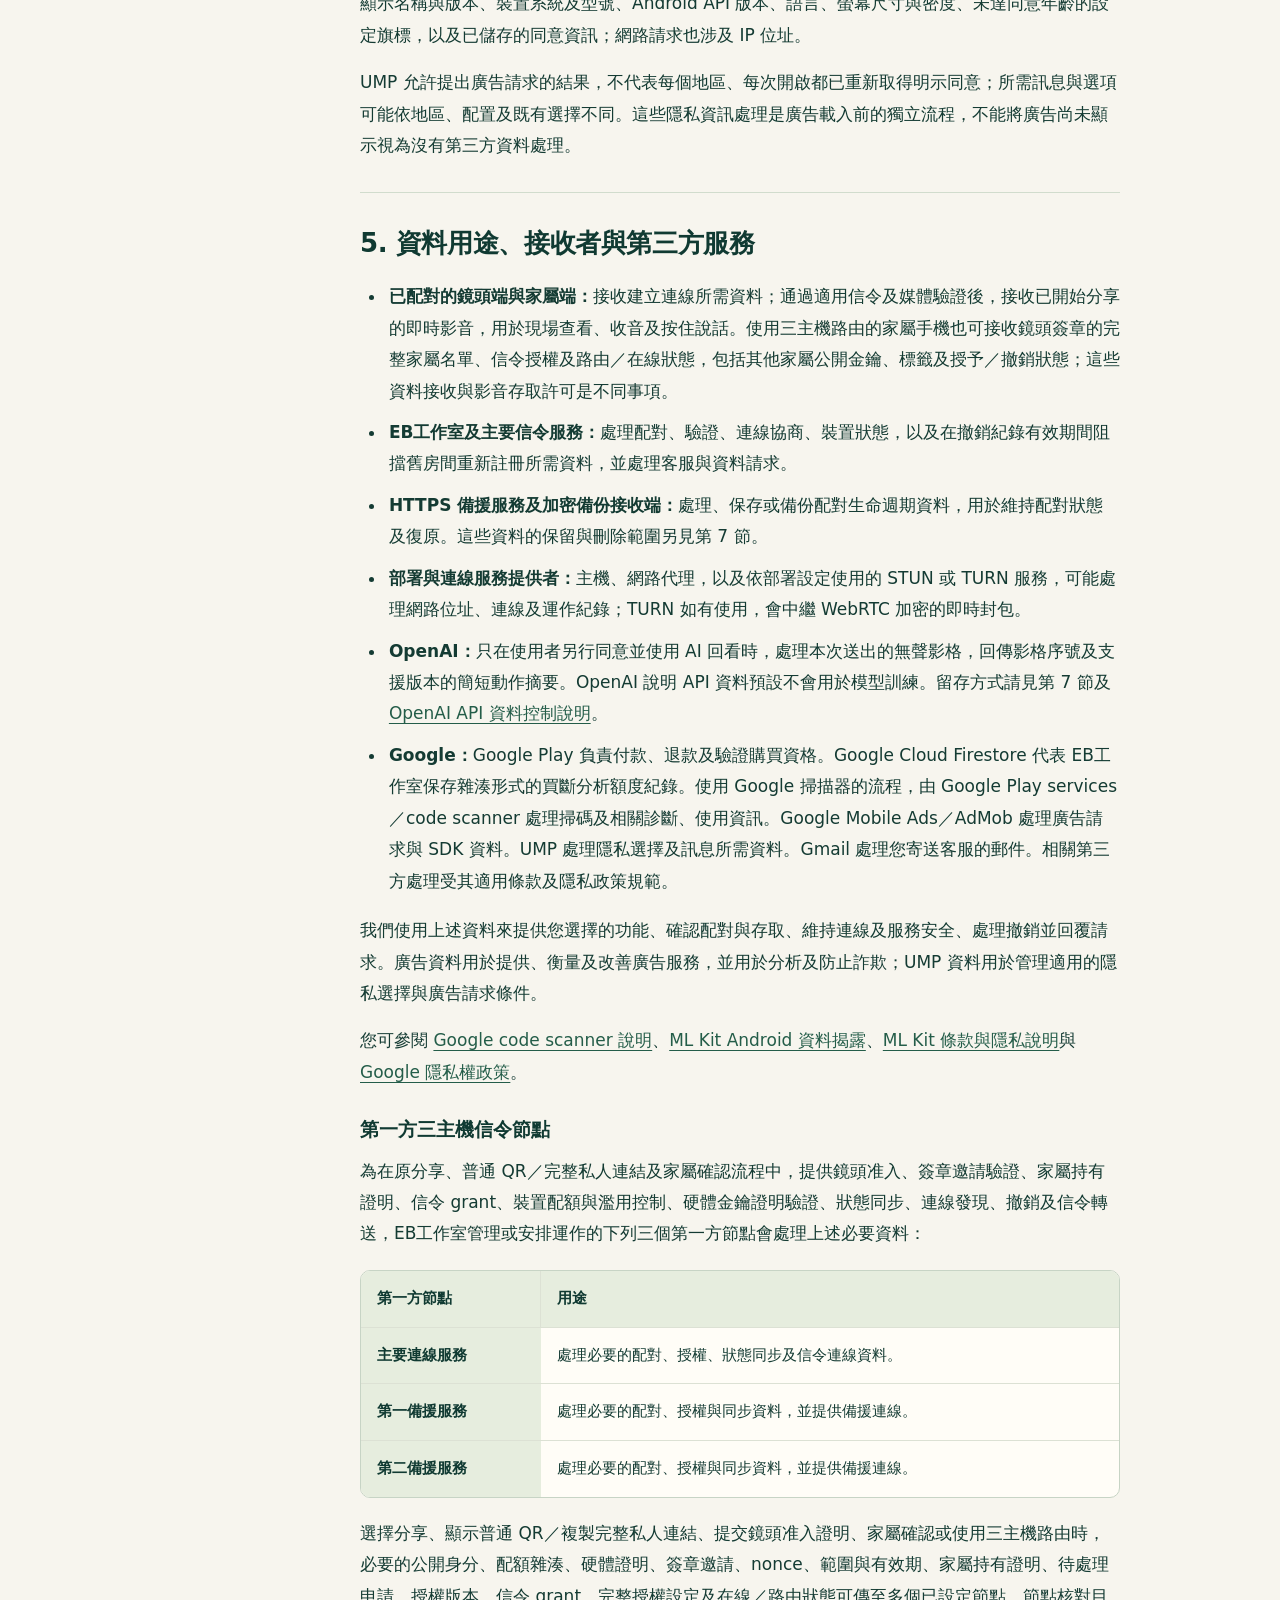
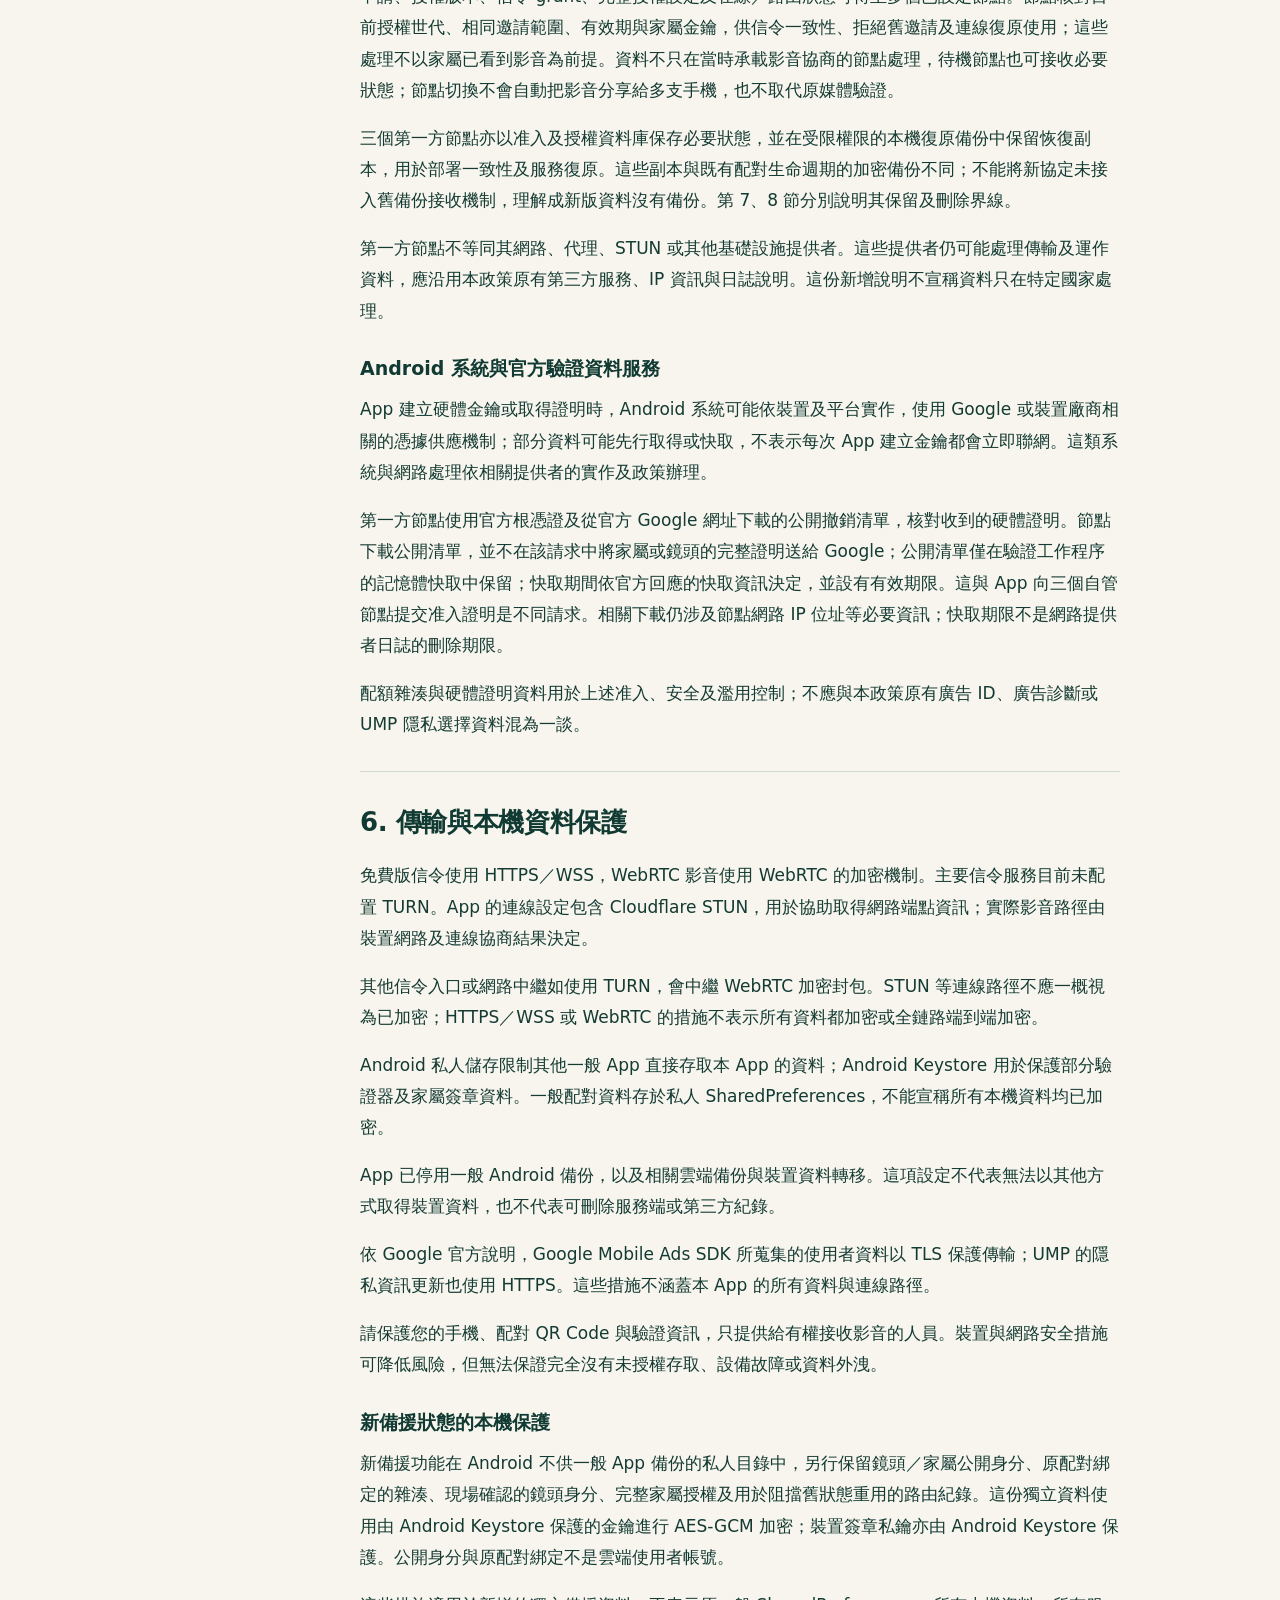
<file: free/privacy/index.html>
<!doctype html>
<html lang="zh-Hant-TW">
  <head>
    <meta charset="utf-8" />
    <meta name="viewport" content="width=device-width, initial-scale=1" />
    <meta name="theme-color" content="#f7f5ee" />
    <meta name="robots" content="noindex, nofollow" />
    <meta name="description" content="家伴窗隱私權政策：即時影音、配對、回看、自選 AI 回看、Google Play 買斷驗證、廣告及隱私選擇資料處理。提供者：EB工作室。" />
    <title>家伴窗隱私權政策｜EB工作室</title>
    <link rel="icon" href="../../assets/caremind-logo.svg?v=20261114-jiabanwin" type="image/svg+xml" />
    <link rel="stylesheet" href="../../styles.css?v=20261008-logo" />
    <link rel="stylesheet" href="./privacy.css?v=20261010" />
  </head>
  <body class="privacy-page">
    <!--email_off-->
    <a class="skip-link" href="#policy">跳至政策正文</a>
    <header class="privacy-header">
      <div class="container privacy-header__inner">
        <a class="brand" href="../../" aria-label="家伴窗，返回網站首頁">
          <span class="brand__mark" aria-hidden="true"><img src="../../assets/caremind-logo.svg?v=20261114-jiabanwin" width="48" height="48" alt="" /></span>
          <span class="brand__name"><strong>家伴窗</strong><small>JiabanWin</small></span>
        </a>
        <a class="privacy-home-link" href="../../">返回網站首頁 <span aria-hidden="true">↗</span></a>
      </div>
    </header>

    <main class="privacy-main container" id="policy">
      <div class="privacy-heading">
        <p class="section-kicker">家伴窗 · PRIVACY POLICY</p>
        <h1>家伴窗<br />隱私權政策</h1>
        <p class="privacy-summary">了解即時影音、裝置配對與連線資料如何處理，以及如何停止分享、撤銷配對和提出資料請求。</p>
      </div>
      <div class="privacy-meta">
        <dl>
          <div><dt>適用 App</dt><dd>家伴窗</dd></div>
          <div><dt>提供者／開發者</dt><dd>EB工作室</dd></div>
          <div><dt>更新日</dt><dd><time datetime="2026-11-26">2026 年 11 月 26 日</time></dd></div>
          <div><dt>生效日</dt><dd><time datetime="2026-10-10">2026 年 10 月 10 日</time></dd></div>
        </dl>
      </div>
      <div class="privacy-layout">
        <nav class="privacy-toc" aria-label="隱私權政策章節">
          <h2>閱讀目錄</h2>
          <ol>
            <li><a href="#scope">適用範圍與聯絡方式</a></li>
            <li><a href="#consent">現場同意與合法使用</a></li>
            <li><a href="#permissions">權限的用途</a></li>
            <li><a href="#data">處理哪些資料</a></li>
            <li><a href="#purpose">用途、接收者與第三方</a></li>
            <li><a href="#security">傳輸與本機保護</a></li>
            <li><a href="#retention">保留與刪除</a></li>
            <li><a href="#controls">停止分享與取消配對</a></li>
            <li><a href="#requests">資料請求</a></li>
            <li><a href="#children">操作年齡與未成年人</a></li>
            <li><a href="#updates">客服與政策更新</a></li>
          </ol>
        </nav>
        <article class="privacy-content" aria-label="家伴窗隱私權政策正文">
          <section class="privacy-section" id="scope">
            <h2>1. 適用範圍與聯絡方式</h2>
            <p>本政策適用於 EB工作室提供的 Android App，Google Play 商店登錄名稱為「家伴窗」（套件名稱：tw.caremind.basic）。使用者可依需要選擇鏡頭端或家屬端角色。</p>
            <p>本 App 供年滿 18 歲的成人操作；涉及兒童或其他未成年人的照護情境，另見第 10 節。</p>
            <p>家伴窗用於取得現場知情同意後的固定鏡頭即時影像、收音，以及家屬按住說話。支援「本機回看」的版本，還可由鏡頭端的操作人員為當次分享選擇加密保存無聲影格。支援「家屬回看」的版本，可由鏡頭端另行同意，讓正在觀看這台鏡頭且已獲授權的家屬透過裝置直連查看當次影格。支援「AI 回看」的版本可依第 4 節另行選用雲端影格分析。免費版不提供連續錄影、錄音檔、AI 對話或 LINE 自動警示。</p>
            <p>免費版不是醫療診斷、緊急救援或全天候安全保證服務。連線、設備與權限狀態可能影響即時影音的可用性，重要照護與安全事項仍應由人員確認與處理。</p>
            <p>提供者／開發者：<strong>EB工作室</strong>。客服與隱私聯絡信箱：<a href="mailto:exbityour@gmail.com">exbityour@gmail.com</a>。</p>
          </section>
          <section class="privacy-section" id="consent">
            <h2>2. 現場知情同意與合法使用</h2>
            <p>開始分享前，使用者應向鏡頭可能拍攝或收音的人員說明用途、分享對象、鏡頭位置、收音範圍與停止方式，取得所需同意及合法使用依據。App 內的同意操作不能取代對現場人員的實際告知。</p>
            <p>使用者應僅在有權使用設備與場所、且已完成必要同意的情境下分享，不應用於未經同意的隱密監控。若由照護機構或其他組織使用，也應遵守其適用的告知、同意與存取管理流程。</p>
            <p>在支援下列設定的版本中，鏡頭端預設由操作人員手動開始分享。「重開機後自動分享」與「開啟 App 後自動分享」是兩個獨立選項，新安裝及尚未選用時皆預設不勾選；須由操作人員在該鏡頭裝置明確選擇，作為原配對範圍內的持續分享選擇；儲存選項當下不啟用相機、麥克風或開始分享。</p>
<p>「開啟 App 後自動分享」適用於從 App／鏡頭用途入口新開啟，或經 HOME／最近使用離開後返回既有鏡頭畫面，並符合一次性入口條件的情況。畫面必須可見、裝置已解鎖，且鏡頭用途、原配對、必要權限、裝置資源與既有過熱保護條件符合。查看或返回設定、權限視窗返回、旋轉或畫面重建，以及單純鎖屏再解鎖，都不會因此建立新的自動分享請求；這不影響使用者先前主動提出的手動開始流程。</p>
<p>「重開機後自動分享」是在系統開機完成、私人設定可讀且所選條件符合時，建立一次恢復請求及「點此恢復鏡頭」通知。重開機首次解鎖後可取得恢復通知。操作人員可點通知進入鏡頭頁，或自行開啟鏡頭頁並選擇「恢復鏡頭分享」；須畫面可見、具有視窗焦點、裝置已解鎖且該次請求仍有效，才會沿用原配對啟動分享；各支援 Android 版本均採這個流程，不在開機背景直接啟用相機、麥克風或自行解鎖裝置。此選項不要求上次關機前仍在分享。提醒受 Android 與通知設定影響；若仍有有效恢復請求，可在自行開啟鏡頭頁時查看提示，不保證無人操作即可恢復。</p>
<p>已在分享時沿用原影音工作階段，不因新的入口另開第二組分享。自動流程不自行提出權限要求來繼續啟動；缺少必要權限或原配對／用途不符時，不沿用該次自動請求。用途或原配對變更會使舊自動選擇的綁定失效，即使核取狀態仍保留也暫不生效；請確認後取消並重新勾選需要的選項。</p>
<p>啟用自動分享設定不能取代對現場人員的告知、必要同意與合法使用依據；開始或恢復分享前，仍應確認現場人員知情且相關同意有效。分享期間提供前景分享通知及停止控制。使用者可停止當次分享；若不希望後續符合條件的新入口或重開機恢復，還需取消對應選項，詳見第 8 節。家屬端也可停止觀看、停止按住說話或撤回該手機的使用同意。</p>
</section>
          <section class="privacy-section" id="permissions">
            <h2>3. 權限的用途</h2>
            <div class="privacy-table-wrap" tabindex="0" role="region" aria-label="App 權限用途表">
              <table class="privacy-table">
                <caption>Android 權限與對應用途</caption>
                <thead><tr><th scope="col">權限／能力</th><th scope="col">用途</th></tr></thead>
                <tbody>
                  <tr><th scope="row">相機</th><td>鏡頭端取得現場即時影像。新版家屬端的一般配對掃描器也使用 App 相機權限；較舊版本或部分安全確認流程使用 Google Play services 掃描器，該流程不需 App 另為掃碼要求相機權限。</td></tr>
                  <tr><th scope="row">麥克風</th><td>鏡頭端取得現場即時聲音；家屬端在按住說話時傳送語音，放開後停止該次對講。</td></tr>
                  <tr><th scope="row">通知及前景服務</th><td>顯示鏡頭端正在分享的狀態與停止操作，並維持依使用者操作，或依已啟用設定且符合啟動條件開始的分享。啟用開機選項時，恢復通知引導操作人員解鎖並點入可見鏡頭畫面；也可自行開啟鏡頭頁，依仍有效的恢復提示操作。通知及自動啟動均仍受 Android 版本與權限設定影響。</td></tr>
                  <tr><th scope="row">網路、Wi-Fi 狀態與喚醒鎖</th><td>建立及維持配對、信令與即時影音連線，掌握網路狀態並維持分享工作。</td></tr>
                <tr><th scope="row">系統開機完成訊息（BOOT_COMPLETED）</th><td>在已選用開機恢復、原配對與必要條件符合時，建立一次恢復請求與通知；接收此訊息本身不直接開啟鏡頭畫面，也不直接啟動相機或麥克風服務。</td></tr>
</tbody>
              </table>
            </div>
            <p>您可透過 Android 設定管理 App 權限；撤回相機、麥克風或其他必要權限可能使對應功能無法運作。權限管理不等同刪除已產生的服務端或第三方紀錄。</p>
          </section>
          <section class="privacy-section" id="data">
            <h2>4. 處理哪些資料，以及如何處理</h2>
            <h3>即時影像與聲音</h3>
            <p>分享依第 2 節所述方式開始後，App 取得鏡頭端的即時影像與收音；家屬端按住說話時，也會取得並傳送該次語音。即時影音透過 WebRTC 傳輸給已配對並建立連線的裝置。</p>
            <p>即時影音與本機回看各自處理。即時傳輸涉及裝置與連線系統的處理及短暫緩衝。連線服務也會處理下列配對資料及服務日誌。</p>
            <h3>鏡頭端本機回看</h3>
            <p>本機回看預設關閉。請先告知現場所有人並另取得同意，再在鏡頭端勾選本次分享的本機回看選項，並由本人開始分享。啟用時，分享通知會顯示回看狀態。這次分享期間約每 2 分鐘加密保存一張無聲影格。無人觀看且鏡頭端沒有顯示預覽時，鏡頭只在取樣時短暫開啟。裝置偏熱時暫停取樣。使用 App 或通知的「停止分享」會停止取樣。自動分享及系統恢復分享不會開啟取樣。</p>
            <p>本機回看的影格保存在鏡頭端 App 的私人儲存，使用 Android Keystore 管理的金鑰加密，排除於相簿及雲端備份之外。一般回看可使用最近兩小時內的影格。未開放家屬回看時，影格僅供鏡頭端本機查看。</p>
            <h3>家屬回看</h3>
            <p>家屬回看也預設關閉。兩端皆支援時，請先取得現場所有人的同意，並在鏡頭端手動開始分享前選擇本機回看和「允許正在觀看的家屬回看」。選擇只適用於當次分享。家屬須已配對且獲授權，並正在觀看這台鏡頭，才能用一般家屬回看查看同一次分享新增的最近兩小時無聲影格。</p>
            <p>一般家屬回看的影格和拍攝時間透過鏡頭端與家屬端的加密直連傳送。信令服務只協助建立這條連線，普通回看不會把影格送往信令服務、中繼伺服器或雲端。家屬端只在回看頁暫時顯示影格，App 不儲存副本、不提供下載或匯出。切換鏡頭、斷線或離開回看會關閉家屬端的回看。若直連無法建立，家屬仍可使用原本可用的即時觀看。</p>
            <h3>選用 AI 回看與延長保存</h3>
            <p>AI 回看預設關閉。鏡頭端操作人員須先向可能入鏡的人說明使用 AI 分析時影格會送往 OpenAI，取得所需的明確同意，再為當次分享另行開啟 AI 回看。正在觀看同一台鏡頭且獲授權的家屬，每次也須在回看頁確認資料用途。免費使用者可在有可回看的影格時，自願觀看一則獎勵廣告，取得當次回看頁的一次使用資格。已驗證免廣告買斷的家屬可直接請求分析，同一筆買斷每月最多完成 10 次分析。</p>
            <p>AI 回看一般可用當前鏡頭最近兩小時的影格。兩端均支援且取得現場人員同意後，鏡頭端可為當次分享另行開啟「允許已驗證的付費家屬回看最近 8 小時」。鏡頭從付費家屬接通並通過授權後，才開始累積可延長保存的影格。合格影格最多 240 張，保留最長八小時。只在原配對及對應買斷資格、目前分享和觀看授權仍有效時，提供給該次授權範圍的家屬。</p>
            <p>每次送交 AI 分析的合格無聲影格最多 60 張。只有一張合格影格時可在驗證使用資格後預覽，影格不傳給 EB工作室的分析服務或 OpenAI，也不扣買斷的分析次數。兩張以上才會進行動作變化分析。已安裝的 0.3.112（115）及更早支援 AI 回看的版本，只能使用當次分享的影格。自 0.3.113（116）起，兩端皆支援時，也可使用同一組有效配對的先前影格，但只限拍攝時已另取得現場人員同意的影格。</p>
            <p>支援鏡頭端分析的版本由鏡頭端送出影格，較早的 AI 回看版本由家屬端讀取後送出。分析影格以 HTTPS 傳至 EB工作室的 AI 回看服務，再送至 OpenAI API。送交分析的資料不包含音訊、私人配對資料或拍攝時間。延長保存本身不會送出影格分析，家屬仍須主動確認每次使用。</p>
            <p>OpenAI 回傳建議影格的序號，支援摘要的版本也可在同一回看頁暫時顯示簡短動作摘要。完成分析但未篩出明顯動作時，結果會顯示零張變動影格，支援摘要的版本仍可顯示本次摘要。支援鏡頭端分析的版本，鏡頭端透過同次觀看的加密 WebRTC 連線傳送所選影格。若該連線使用 TURN，TURN 只轉送加密封包。AI 回看只描述影格中可見的動作變化，不辨識身分或追蹤人物。兩次拍照之間沒有拍到的動作無法判斷，結果可能有誤判或遺漏。</p>
            <h3>Google Play 買斷驗證與分析次數</h3>
            <p>在提供買斷的版本與地區，您可選擇透過 Google Play 一次買斷免廣告功能，並用原購買帳號重新驗證。Google Play 負責結帳及退款。App 接收 Google Play 簽署的購買憑證及購買狀態，並可在這台裝置的私人儲存加密保留經過驗證的憑證，以便在短暫無法向 Google 查驗時，繼續辨識本機的免廣告權益。App 不取得信用卡號碼或結帳時提供給 Google 的付款資料。</p>
            <p>確認已購買家屬可使用延長回看、查詢剩餘分析次數或提出分析請求時，App 會用 HTTPS 把購買憑證中的交易驗證代碼送到 EB工作室的服務，由服務向 Google Play 查驗商品與交易狀態。服務以購買代碼的雜湊辨識同一筆買斷，讓兩個可處理 AI 回看的節點共用次數。雲端額度資料只處理這個雜湊、月份、用量及短效分析預留紀錄。購買代碼原文、影格及 AI 摘要均不寫入雲端額度帳本。</p>
            <h3>配對、驗證與連線資料</h3>
            <p>免費版信令服務用於配對與建立連線，不接收二進位影音串流。服務會處理房間及裝置識別、憑證或其雜湊、工作階段、驗證封套，以及 SDP、ICE 等協商資料。這些資料可能包含建立連線所需的網路端點與 IP 資訊。</p>
            <p>服務也會處理部分鏡頭裝置狀態，例如電池溫度、測量時間與 Android 熱狀態，用於連線及裝置運作狀態的呈現。因此，不能將信令服務描述成完全看不到連線資料。</p>
            <p>支援原操作整合三主機的版本，會在既有分享、普通配對 QR／完整私人連結及家屬確認流程中，準備三個信令節點。信令准入與實際影音存取是不同檢查；更新 App、取得邀請或完成信令准入授權（grant），本身不代表已通過影音驗證。較早流程產生的資料及既有配對也須依各自狀態處理，不能保證所有舊配對僅更新 App 就具備三主機備援能力。</p>
            <h3>邀請碼加入前的核對資料</h3>
            <p>在支援邀請碼的版本中，八位邀請碼只用來尋找尚未到期的鏡頭邀請，不是觀看權限。選擇這個加入方式時，在影音開始前，家屬手機會向第一方連線服務提交公開的裝置簽章身分、臨時加密公鑰、手機自述的廠牌與型號，以及用於綁定鏡頭、邀請、有效期與這次申請的簽章資料，供鏡頭端本人核對。廠牌型號不代表已驗證身分，也不能替代鏡頭端核准、原配對驗證或適用的兩步驟驗證。</p>
            <p>鏡頭端本人核對並允許後，才將完整配對邀請加密給申請的家屬手機；連線服務轉送並臨時保存加密回覆，這個短碼流程不向服務提交完整配對邀請或媒體金鑰明文，也不保存影音。公開裝置身分、型號與申請資料並不是端到端加密內容，服務可處理它們；不能因配對回覆已加密而理解成所有資料都不可由服務讀取。</p>
            <p>邀請碼沿用原邀請的有效期，最長 10 分鐘，分享或重試不會續期。到期、關閉邀請或授權狀態改變後，服務拒絕無效取用；過期的短碼申請與加密回覆紀錄在後續處理請求時整理，不保證於到期瞬間物理擦除，也不代表主機、備份或其他提供者紀錄同時刪除。尚未完成或被拒絕的申請不會因此取得觀看權限；資料請求仍依第 9 節辦理。</p>
            <h3>正常連線後的家屬手機廠牌與型號提示</h3>
            <p>在支援此提示的版本中，家屬手機通過必要授權並正常建立影音連線後，會經由既有 TLS 保護及訊息簽章及完整性驗證的信令，將手機自述的廠牌與型號傳給鏡頭端，協助辨識家屬手機。信令中繼可處理這項文字，它不是僅兩端裝置能解讀的端到端加密資料。這項提示不收集手機序號、IMEI 或帳號資料；自述內容不代表已驗證的裝置身分，也不會作為配對、授權或觀看的依據。沒有有效提示時顯示未知，不猜測型號。</p>
            <p>鏡頭端在 App 私人本機設定中，依配對範圍、鏡頭、手機指紋與授權識別區分並保存最多 64 筆提示。提示可保留至被新提示取代、因筆數上限淘汰，或隨清除 App 資料移除；一般移除鏡頭或撤銷授權不保證刪除既存提示，但不會將舊提示套用到不同授權。此提示的資料範圍與下述鏡頭准入所用的裝置配額雜湊不同。</p>
            <h3>主要信令與備援配對狀態</h3>
            <p>主要信令服務處理活躍房間與連線狀態，並在撤銷後保存限時的記憶體撤銷紀錄。其房間閒置到期與撤銷紀錄的保留方式，分別見第 7 節。</p>
            <p>兩個備援服務另以 SQLite 保留配對生命週期資料，包括房間識別雜湊、憑證雜湊、來源網路識別雜湊、狀態與到期時間。來源網路識別以 SHA-256 處理，該欄位不是明文 IP；雜湊仍可能用於辨識或連結紀錄，不能視為完全匿名，也不代表其他網路系統不處理 IP 資訊。</p>
            <p>備援配對生命週期資料可能保留在跨機加密備份中，用於服務復原。這類備份不含影音、原始 QR 配對密鑰、手機上的 TOTP 驗證器資料或家屬簽章私鑰；持久資料與備份副本的刪除範圍不同，另見第 7 節。</p>
            <h3>原配對操作、三主機與信令准入</h3>
<p>在支援此整合流程的版本中，操作沿用原免費版：鏡頭端選擇分享（Share），顯示原有普通配對 QR 或複製完整私人連結（Copy），家屬端沿用原確認步驟，再選擇開始連線（Start）。App 在既有步驟中準備三個第一方信令節點；備援流程不增加鏡頭端人工核准、啟用開關、第二個 QR 或重新手動分享步驟。即時影音的開始、恢復及停止仍依第 2、8 節處理。</p>
<p>普通 QR／完整私人連結可包含原配對資訊及由鏡頭身分簽署的一次性邀請。家屬端沿用原有的 EC 裝置簽章身分，使用新的 PoP nonce 提交私鑰持有證明（fresh proof of possession），證明對對應家屬金鑰的控制。PoP nonce、鏡頭簽章邀請 nonce 與硬體准入挑戰 nonce 各有不同用途，不能混讀。App 與節點會處理邀請識別、一次性 nonce、範圍、有效期、鏡頭與家屬公開金鑰、簽章、待處理申請、授權版本及信令 grant 狀態。若您將完整私人連結貼入其他 App 或自行傳送，相應系統、接收者及服務也可能處理該內容；完整私人連結不是可公開的網站網址。</p>
<p>在完整邀請及證明驗證通過後，系統依原操作自動建立信令 grant，並核對三個節點的目前授權世代、範圍、有效期及對應家屬金鑰是否一致。這項 grant 用於准許信令協商及路由，不能直接授權觀看、收音或對講，也不會自行開啟相機、麥克風或免除原驗證。原可選的 TOTP／信任挑戰等媒體准入機制完整保留；實際開始影音仍須通過該版本及原設定所要求的媒體驗證。</p>
<p>複製完整私人連結後離開鏡頭頁，準備工作僅可能在同一 App 程序仍存活，或已有的前景分享服務可承接時繼續；不保證程序被系統結束後自行重啟、恢復準備或開始分享。這項準備與第 2 節由操作人員選用的自動分享／開機恢復設定不同，不能取代其啟動條件、通知及停止控制。</p>
<p>App 產生的普通配對邀請有效期為 590 秒（9 分 50 秒），預留少量裝置時差餘裕；服務端允許的邀請有效期上限仍為 10 分鐘。邀請到期、取消、停止、撤銷或防重放檢查拒絕時，相關流程拒絕無效使用，不退回較舊連線方式繞過驗證。已設 PIN 卻沒有有效信令准入授權的既有配對，也不能以降級略過檢查；不保證所有舊配對在更新 App 後都能直接使用三主機備援。原鏡頭身分、配對及 PIN 的保留，不等同已取得有效信令授權或通過影音驗證。</p>
<p>新增家屬裝置取得有效授權時，系統可能更新授權版本，並使受影響的舊邀請與待處理申請失效及進行清理，防止舊狀態被重用。其他家屬金鑰仍保留，但保留金鑰不表示舊邀請或信令授權可略過目前授權版本、撤銷與影音驗證。授權版本及防重放基準有不同用途，服務會分別核對當時有效的狀態。</p>
<p>同一家屬裝置使用新的一次性持有證明，重試目前授權版本下仍有效的同一邀請時，服務可接續原待處理申請；這不表示已取得信令准入授權，也不延長原申請或邀請期限。已失效的邀請或申請不能藉重試恢復有效。信令准入及之後的影音驗證仍須分別通過。</p>
<p>較早版本的獨立備援準備、短效安全確認及授權流程可能留下身分、授權、驗證狀態及服務端紀錄。整合原操作不表示這些舊資料或備份已全部刪除；不同資料的保留及操作效果見第 7、8 節。請只將私人 QR／完整連結提供給有權接收的人員，勿公開、張貼或寄送完整邀請給客服。</p>
<h3>新鏡頭准入、裝置配額與硬體金鑰證明</h3>
<p>對需要新准入驗證的鏡頭，節點會核對原鏡頭金鑰的簽章能力、各節點的一次性挑戰資料，以及 Android 硬體金鑰證明所提供的 App 簽署與裝置安全資訊。已列入節點允許名單的鏡頭可依既有准入方式處理，不一定提交新的硬體證明；這個鏡頭准入例外不表示家屬可省略有效信令 grant、原配對或媒體驗證要求。</p>
<p>這類請求可向已設定的三個自管節點傳送公開鏡頭金鑰、鏡頭識別（CID）、請求時間、一次性挑戰值（nonce）、簽章、裝置配額辨識雜湊、新臨時公開金鑰、硬體金鑰證明的 X.509 憑證鏈及葉憑證金鑰的簽章資料。節點即使拒絕准入，也會處理所收到請求及必要連線資訊；是否接受登記與是否保存哪些結果，是不同事項。</p>
<p>裝置配額辨識雜湊以 Android 提供、受 App 簽章金鑰、Android 使用者與裝置範圍限制的 ANDROID_ID 為來源，加上配額用途標記後在手機上計算 SHA-256。這個來源值只在本機計算，App 向准入節點送出的是配額雜湊，不是 ANDROID_ID 明文，也不是廣告 ID。雜湊仍可連結相同來源的准入或配額紀錄，不能視為完全匿名、實體硬體永久唯一或永遠不會改變；清除 App 資料或重新安裝也不保證取得新配額。</p>
<p>硬體證明鏈可能包含 App 套件名稱、版本數字、App 簽章憑證摘要，以及 Android／硬體安全層級、開機驗證、鎖定狀態、系統或修補資訊。其實際欄位依裝置及證明方式不同；App 簽章摘要不是使用者的實名簽名，也不是醫療身分驗證。</p>
<p>這些資料用於鏡頭准入、核對預期 App 簽署與硬體安全條件、限制濫用與裝置配額，以及防止重放較舊請求。此准入驗證提交不傳送裝置私鑰、鏡頭影音、原配對 PIN 或原始 QR 配對密鑰；不以 IMEI 作為配額來源，也不要求建立雲端使用者帳號或提供實名身分證資料。這不表示其他配對、信令、系統或第三方流程完全不處理資料。</p>
<p>硬體證明或准入驗證不通過時，該新准入流程不以取消安全檢查來繼續授權。證明可協助判斷簽署來源與安全條件，不能保證設備、網路或服務完全沒有風險。</p>
<p>准入服務及驗證工作程序在記憶體中解析完整 X.509 證明鏈、挑戰與簽章證明；該准入處理不將完整請求正文或憑證鏈寫入應用程式日誌或資料庫。服務另以准入資料庫保存公開鏡頭金鑰、CID、裝置配額雜湊、挑戰 nonce 與發出／到期時間、准入結果、配額事件及安全紀錄。因此，完整證明的短暫解析與挑戰 nonce 的持久紀錄是不同資料，不能將所有 nonce、驗證結果或連線紀錄描述為只在記憶體中處理。</p>
<p>每次需要硬體證明時，App 建立本次專用的短效 Android Keystore 硬體金鑰，取得證明及簽署驗證資料。證明流程結束時，只清理本次專用的臨時金鑰，不變更原鏡頭、家屬簽章金鑰、配對或 PIN。此清理不會刪除節點已收到的准入資料，也不保證程序突然中止或系統故障時立即完成清理。</p>
<h3>公開金鑰、家屬名單及信令授權資料</h3>
<p>鏡頭端使用裝置簽章身分；家屬端沿用 App 原有 EC 簽章身分，並在邀請流程提出新的持有證明。App 會使用公開金鑰及其雜湊衍生的鏡頭 ID、手機裝置指紋，辨識相應身分、驗證簽章及防止冒用。裝置指紋可用來辨識資料，但本整合流程不把鏡頭端人工比對指紋核准當成新增操作。這些公開資料仍可連結同一裝置或授權歷史，不能視為完全匿名。</p>
<p>服務會處理鏡頭公開金鑰、鏡頭 ID、家屬公開金鑰、家屬顯示標籤、待處理申請、信令授權識別及已授予／已撤銷狀態。授權設定保存完整家屬名單，撤銷其中一支手機不代表刪除其他家屬資料。App 內裝置指紋與公開服務登記代碼不是私鑰；信令 grant、這些代碼或授權狀態也不能直接當成影音存取許可。</p>
<p>通過相關信令驗證的家屬手機取得連線狀態時，會收到鏡頭簽章的完整授權設定，包含同一鏡頭其他家屬裝置的公開金鑰、顯示標籤與信令已授予／已撤銷狀態；資料不只傳給鏡頭操作人員或信令節點。即使畫面主要顯示本機結果，這些完整名單仍可供家屬手機驗證目前授權及路由；收到名單不表示已通過原媒體驗證。</p>
<p>裝置簽章私鑰及 TOTP 驗證器秘密不作為信令 grant 的證明提交；服務使用公開金鑰、鏡頭簽章邀請及家屬的新持有證明驗證請求。本節硬體准入提交不包含原配對 PIN 或原始 QR 配對密鑰，但這不能延伸成其他普通配對、私人連結匯入及連線流程完全不處理原配對資訊。完整私人連結的實際欄位與送往節點的範圍，仍須以相應版本的資料處理為準；「私鑰不傳送」也不等同不處理身分、邀請或連線資料。</p>
<h3>路由、在線狀態與短效確認資料</h3>
<p>為確認目前可使用的路由、阻擋過期或已撤銷授權，App 與服務會處理目前的信令節點、路由及授權版本、遞增序號、影音工作階段識別、是否分享、簽章、請求用途及時間，以及 presence 在線狀態證明和 lease 租約識別。這些資料描述連線及存取狀態，不是錄影、錄音檔或照護事件紀錄。</p>
<p>較早版本的短效安全確認流程另涉及確認碼識別、短效秘密、其驗證雜湊、申請識別、到期時間、使用／關閉狀態及防止重放的一次性隨機值。家屬申請時，App 會向核准的節點提交驗證，因此同一次短效確認秘密可能送往多個核准節點，不限於單一節點。新備援資料庫保存驗證雜湊及相關狀態，未將該秘密欄位作為持久資料保存。不能把此流程描述成服務端完全不接觸任何確認秘密。請勿拍照、公開或寄送完整安全確認 QR。</p>
<p>三個節點可保存鏡頭登記、完整簽章信令授權設定、最新簽章 presence 及其有效時間，以及邀請、待處理申請和驗證資料。使用不同節點仍可能涉及該節點、主機及網路代理處理 IP 位址與連線紀錄。信令服務不保存二進位影音串流，仍會轉送建立 WebRTC 連線所需的信令與已簽章訊息；grant 只作用於信令准入，原媒體驗證另行執行。</p>
<h3>本機設定</h3>
            <p>App 在 Android 私人儲存中保留角色、配對、同意狀態、鏡頭名稱及安全設定。一般配對資料使用私人 SharedPreferences；部分驗證器資料與家屬裝置簽章資料由 Android Keystore 保護。</p>
            <p>兩項自動分享選擇、原配對範圍雜湊、一次性恢復請求及用於取消舊請求的狀態，保留於 App 的私人本機設定，供後續判斷是否恢復分享；自動分享功能不將這些設定送往信令節點。</p>
<p>新備援功能另行保留鏡頭／家屬公開身分、原配對綁定、完整家屬授權，以及阻擋舊授權與路由重用的狀態；這份獨立本機資料的保護及清除邊界見第 6 至 8 節。</p>
<p>App 不要求建立雲端使用者帳號，也不要求以 Email 或 Google 帳號登入。裝置配對是連線與存取機制，不等同建立雲端帳號。</p>
            <h3>掃碼及客服資料</h3>
            <p>新版家屬端的一般配對掃描器使用 Android 相機與 ZXing，在裝置記憶體中解讀 QR，不啟用自動縮放；掃描影像不由此掃描功能保存或上傳。解讀後的配對資料依本政策其他章節處理。較舊版本或部分安全確認流程仍使用 Google code scanner：依 Google 官方說明，該流程的掃碼影像與結果在裝置上處理，Google 不保存該掃碼影像與結果；但 SDK 仍會向 Google 傳送診斷及使用資訊。</p>
            <p>使用 Google 掃描器時，這類資訊包括裝置與系統、App 套件與版本、裝置或安裝識別資料、效能、API 設定及事件／錯誤。較舊曾啟用自動縮放的版本，另包含掃描工作階段識別、縮放變動與條碼預測框資訊。依 Google 的說明，診斷及使用資訊用於服務維護、改善與濫用偵測。這不等同完全沒有第三方 SDK 或資料蒐集。</p>
            <p>若您寄信至客服信箱，我們及提供郵件服務的 Google Gmail 會處理您主動提供的電子郵件地址、信件內容及相關郵件資料，用於回覆與處理您的請求。</p>
            <p>EB工作室保留處理客服及隱私請求所需的必要往來。收到郵件資料刪除請求後，我們會由人員檢視並處理，說明可處理的範圍、限制與結果。</p>
            <h3 id="test-ads">橫幅、插頁與自願觀看的獎勵廣告</h3>
            <p>本節廣告顯示規則適用於未啟用免廣告買斷的版本或使用狀態。支援買斷的版本，Google Play 驗證購買資格後會省略 App 內廣告，並在接通後直接開始每次 30 分鐘陪伴。</p>
            <p>家伴窗公開版使用 Google Mobile Ads SDK（AdMob）顯示商業廣告，實際顯示取決於廣告是否可用。家屬端可於待機頁顯示橫幅。開始基本免費陪伴並收到首張影像後，觀看頁也可在上方的獨立區域顯示橫幅，與影像和操作按鈕分隔。橫幅大小依可用空間及廣告回傳結果決定。支援本機回看廣告的 Android 9 以上裝置，解鎖並開啟有可讀影格的「本機回看」時，頁面底部也可能顯示獨立橫幅。鏡頭分享服務及分享畫面本身不放廣告。App 不以通知推播廣告。</p>
            <p>較早支援家屬回看的版本，在進行中的基本免費陪伴、當前鏡頭有可回看影格、畫面空間及廣告隱私選擇允許時，可能在家屬回看頁顯示與操作按鈕分開的獨立橫幅。30 分鐘無橫幅陪伴資格也適用於同次的家屬回看。0.3.118（121）起，家屬 AI 回看頁以摘要取代橫幅。使用者可直接操作家屬回看。點擊廣告由使用者自行決定。</p>
            <p>支援獎勵廣告的版本可在家屬端待機時預載廣告。只有使用者主動選擇才會播放。完成觀看且 AdMob 回報已取得獎勵後，App 為所選鏡頭在本機記錄一次 30 分鐘的無橫幅陪伴資格。仍須依正常配對與授權流程主動開始，接通後才計時。略過或無法觀看廣告時，仍可使用基本免費陪伴。</p>
            <p>支援插頁廣告的版本，在家屬端位於前景、裝置已解鎖且符合廣告隱私選擇及顯示頻率時，使用者主動結束已接通的基本免費陪伴，返回待機頁前可能顯示一則可關閉的滿版廣告。關閉廣告即可返回待機頁。廣告未就緒或無法顯示時會直接返回。結束以獎勵廣告解鎖的 30 分鐘陪伴時，會直接返回待機頁。</p>
            <p>家屬端僅在 App 位於前景、裝置已解鎖且符合頁面使用條件時顯示橫幅。家屬端在連線中、配對安全確認或驗證器輸入、資源釋放中、按住對講、設定等提示視窗開啟、全螢幕或可用高度不足時，不顯示觀看頁橫幅。從廣告外部頁面返回，不會自行開始新的陪伴。家屬若已同意本次 AI 回看並完成獎勵廣告，在原鏡頭與家屬觀看授權仍有效時，App 可從同一次觀看繼續已選的 AI 分析。</p>
            <p>App 使用 Google User Messaging Platform（UMP）更新廣告隱私選擇。家屬端在符合待機條件時開始更新，家屬回看橫幅和插頁廣告沿用家屬端本次的廣告隱私選擇。支援本機回看廣告的版本也可在符合條件的本機回看頁更新。若 UMP 判定可沿用既有的廣告許可，支援此流程的版本可在更新期間預先初始化廣告 SDK。App 主動提出橫幅、插頁或獎勵廣告請求前，仍會確認當次 UMP 更新結果以及前景和頁面條件。App 會在適用的前景頁面顯示所需的 UMP 同意訊息。使用者可主動開啟「廣告隱私選項」變更選擇。隱藏橫幅、離開頁面或進入背景時，已初始化的 SDK 仍可能處理診斷或其他背景資料。</p>
            <p>從廣告或 UMP 的外部頁面返回，不會被當成第 2 節的 App／鏡頭新入口而建立新的自動分享請求。App 建構廣告請求時，不加入房間識別與配對金鑰、鏡頭影像與聲音、回看影格或時間，或私人配對 QR 內容。AI 回看的獎勵驗證會向 AdMob 提交隨機的一次性代碼，讓本服務核對是否完成該次廣告，不把影格用於廣告。</p>
            <p>依 Google Mobile Ads SDK 官方揭露，SDK 的預設處理範圍包括下列資料，用於廣告、分析及防止詐欺；實際處理受權限、系統、同意狀態與請求設定影響：</p>
            <ul>
              <li><strong>IP 位址：</strong>可能用於估算裝置的概略位置。</li>
              <li><strong>使用互動：</strong>例如 App 啟動、點擊及 SDK 相關廣告觀看互動；不表示照護即時影音會交給廣告服務。</li>
              <li><strong>診斷資訊：</strong>App 與 SDK 的效能、啟動時間、無回應狀況及能源使用。</li>
              <li><strong>裝置／帳號識別資料：</strong>例如 App set ID，以及適用情況下的其他裝置登入帳號相關識別資料。SDK 通常也支援 Android 廣告 ID。目前公開版未宣告 AD_ID 權限。依 Google 規則，App 以 API 33 以上為目標且裝置適用其 Google Play services 權限機制時，廣告 ID API 會回傳全零值。SDK 仍可能嘗試查詢。較舊 Android 或不同 Google Play services 環境的實際結果不能只按手機版本推定，因此本政策不保證所有支援裝置與服務環境皆無廣告 ID 處理。App set ID、其他識別資料或診斷資訊仍可能被處理。</li>
            </ul>
            <p>App 的橫幅、插頁與獎勵廣告皆使用非個人化請求，停用發布商個人化功能，並在主動初始化後關閉發布商第一方 ID。關閉設定失敗時，App 不會載入這些廣告。Google SDK 仍可能處理其他識別資料、診斷或網路資訊。</p>
            <p>可參閱 <a href="https://developers.google.com/admob/android/privacy/play-data-disclosure">Google Mobile Ads SDK 資料揭露</a>及 <a href="https://support.google.com/admob/answer/7676680?hl=zh-Hant">非個人化廣告說明</a>。</p>
            <h3 id="ad-consent">廣告隱私選擇與 UMP</h3>
            <p>在啟用廣告的配置中，App 使用 Google UMP 更新隱私選擇狀態、判斷是否需顯示同意訊息或隱私選項，以及是否允許廣告請求。更新時會聯繫 Google 的 HTTPS 服務，傳送 App 識別、套件名稱、顯示名稱與版本、裝置系統及型號、Android API 版本、語言、螢幕尺寸與密度、未達同意年齡的設定旗標，以及已儲存的同意資訊；網路請求也涉及 IP 位址。</p>
            <p>UMP 允許提出廣告請求的結果，不代表每個地區、每次開啟都已重新取得明示同意；所需訊息與選項可能依地區、配置及既有選擇不同。這些隱私資訊處理是廣告載入前的獨立流程，不能將廣告尚未顯示視為沒有第三方資料處理。</p>
          </section>
          <section class="privacy-section" id="purpose">
            <h2>5. 資料用途、接收者與第三方服務</h2>
            <ul>
              <li><strong>已配對的鏡頭端與家屬端：</strong>接收建立連線所需資料；通過適用信令及媒體驗證後，接收已開始分享的即時影音，用於現場查看、收音及按住說話。使用三主機路由的家屬手機也可接收鏡頭簽章的完整家屬名單、信令授權及路由／在線狀態，包括其他家屬公開金鑰、標籤及授予／撤銷狀態；這些資料接收與影音存取許可是不同事項。</li>
              <li><strong>EB工作室及主要信令服務：</strong>處理配對、驗證、連線協商、裝置狀態，以及在撤銷紀錄有效期間阻擋舊房間重新註冊所需資料，並處理客服與資料請求。</li>
              <li><strong>HTTPS 備援服務及加密備份接收端：</strong>處理、保存或備份配對生命週期資料，用於維持配對狀態及復原。這些資料的保留與刪除範圍另見第 7 節。</li>
              <li><strong>部署與連線服務提供者：</strong>主機、網路代理，以及依部署設定使用的 STUN 或 TURN 服務，可能處理網路位址、連線及運作紀錄；TURN 如有使用，會中繼 WebRTC 加密的即時封包。</li>
              <li><strong>OpenAI：</strong>只在使用者另行同意並使用 AI 回看時，處理本次送出的無聲影格，回傳影格序號及支援版本的簡短動作摘要。OpenAI 說明 API 資料預設不會用於模型訓練。留存方式請見第 7 節及 <a href="https://developers.openai.com/api/docs/guides/your-data">OpenAI API 資料控制說明</a>。</li>
              <li><strong>Google：</strong>Google Play 負責付款、退款及驗證購買資格。Google Cloud Firestore 代表 EB工作室保存雜湊形式的買斷分析額度紀錄。使用 Google 掃描器的流程，由 Google Play services／code scanner 處理掃碼及相關診斷、使用資訊。Google Mobile Ads／AdMob 處理廣告請求與 SDK 資料。UMP 處理隱私選擇及訊息所需資料。Gmail 處理您寄送客服的郵件。相關第三方處理受其適用條款及隱私政策規範。</li>
            </ul>
            <p>我們使用上述資料來提供您選擇的功能、確認配對與存取、維持連線及服務安全、處理撤銷並回覆請求。廣告資料用於提供、衡量及改善廣告服務，並用於分析及防止詐欺；UMP 資料用於管理適用的隱私選擇與廣告請求條件。</p>
            <p>您可參閱 <a href="https://developers.google.com/ml-kit/vision/barcode-scanning/code-scanner">Google code scanner 說明</a>、<a href="https://developers.google.com/ml-kit/android-data-disclosure">ML Kit Android 資料揭露</a>、<a href="https://developers.google.com/ml-kit/terms">ML Kit 條款與隱私說明</a>與 <a href="https://policies.google.com/privacy?hl=zh-TW">Google 隱私權政策</a>。</p>
          <h3>第一方三主機信令節點</h3>
<p>為在原分享、普通 QR／完整私人連結及家屬確認流程中，提供鏡頭准入、簽章邀請驗證、家屬持有證明、信令 grant、裝置配額與濫用控制、硬體金鑰證明驗證、狀態同步、連線發現、撤銷及信令轉送，EB工作室管理或安排運作的下列三個第一方節點會處理上述必要資料：</p>
<div class="privacy-table-wrap" tabindex="0" role="region" aria-label="新增備援資料說明表"><table class="privacy-table"><thead><tr><th scope="col">第一方節點</th><th scope="col">用途</th></tr></thead><tbody>
<tr><th scope="row">主要連線服務</th><td>處理必要的配對、授權、狀態同步及信令連線資料。</td></tr>
<tr><th scope="row">第一備援服務</th><td>處理必要的配對、授權與同步資料，並提供備援連線。</td></tr>
<tr><th scope="row">第二備援服務</th><td>處理必要的配對、授權與同步資料，並提供備援連線。</td></tr>
</tbody></table></div>
<p>選擇分享、顯示普通 QR／複製完整私人連結、提交鏡頭准入證明、家屬確認或使用三主機路由時，必要的公開身分、配額雜湊、硬體證明、簽章邀請、nonce、範圍與有效期、家屬持有證明、待處理申請、授權版本、信令 grant、完整授權設定及在線／路由狀態可傳至多個已設定節點。節點核對目前授權世代、相同邀請範圍、有效期與家屬金鑰，供信令一致性、拒絕舊邀請及連線復原使用；這些處理不以家屬已看到影音為前提。資料不只在當時承載影音協商的節點處理，待機節點也可接收必要狀態；節點切換不會自動把影音分享給多支手機，也不取代原媒體驗證。</p>
<p>三個第一方節點亦以准入及授權資料庫保存必要狀態，並在受限權限的本機復原備份中保留恢復副本，用於部署一致性及服務復原。這些副本與既有配對生命週期的加密備份不同；不能將新協定未接入舊備份接收機制，理解成新版資料沒有備份。第 7、8 節分別說明其保留及刪除界線。</p>
<p>第一方節點不等同其網路、代理、STUN 或其他基礎設施提供者。這些提供者仍可能處理傳輸及運作資料，應沿用本政策原有第三方服務、IP 資訊與日誌說明。這份新增說明不宣稱資料只在特定國家處理。</p>
<h3>Android 系統與官方驗證資料服務</h3>
<p>App 建立硬體金鑰或取得證明時，Android 系統可能依裝置及平台實作，使用 Google 或裝置廠商相關的憑據供應機制；部分資料可能先行取得或快取，不表示每次 App 建立金鑰都會立即聯網。這類系統與網路處理依相關提供者的實作及政策辦理。</p>
<p>第一方節點使用官方根憑證及從官方 Google 網址下載的公開撤銷清單，核對收到的硬體證明。節點下載公開清單，並不在該請求中將家屬或鏡頭的完整證明送給 Google；公開清單僅在驗證工作程序的記憶體快取中保留；快取期間依官方回應的快取資訊決定，並設有有效期限。這與 App 向三個自管節點提交准入證明是不同請求。相關下載仍涉及節點網路 IP 位址等必要資訊；快取期限不是網路提供者日誌的刪除期限。</p>
<p>配額雜湊與硬體證明資料用於上述准入、安全及濫用控制；不應與本政策原有廣告 ID、廣告診斷或 UMP 隱私選擇資料混為一談。</p>
</section>
          <section class="privacy-section" id="security">
            <h2>6. 傳輸與本機資料保護</h2>
            <p>免費版信令使用 HTTPS／WSS，WebRTC 影音使用 WebRTC 的加密機制。主要信令服務目前未配置 TURN。App 的連線設定包含 Cloudflare STUN，用於協助取得網路端點資訊；實際影音路徑由裝置網路及連線協商結果決定。</p>
            <p>其他信令入口或網路中繼如使用 TURN，會中繼 WebRTC 加密封包。STUN 等連線路徑不應一概視為已加密；HTTPS／WSS 或 WebRTC 的措施不表示所有資料都加密或全鏈路端到端加密。</p>
            <p>Android 私人儲存限制其他一般 App 直接存取本 App 的資料；Android Keystore 用於保護部分驗證器及家屬簽章資料。一般配對資料存於私人 SharedPreferences，不能宣稱所有本機資料均已加密。</p>
            <p>App 已停用一般 Android 備份，以及相關雲端備份與裝置資料轉移。這項設定不代表無法以其他方式取得裝置資料，也不代表可刪除服務端或第三方紀錄。</p>
            <p>依 Google 官方說明，Google Mobile Ads SDK 所蒐集的使用者資料以 TLS 保護傳輸；UMP 的隱私資訊更新也使用 HTTPS。這些措施不涵蓋本 App 的所有資料與連線路徑。</p>
            <p>請保護您的手機、配對 QR Code 與驗證資訊，只提供給有權接收影音的人員。裝置與網路安全措施可降低風險，但無法保證完全沒有未授權存取、設備故障或資料外洩。</p>
          <h3>新備援狀態的本機保護</h3>
<p>新備援功能在 Android 不供一般 App 備份的私人目錄中，另行保留鏡頭／家屬公開身分、原配對綁定的雜湊、現場確認的鏡頭身分、完整家屬授權及用於阻擋舊狀態重用的路由紀錄。這份獨立資料使用由 Android Keystore 保護的金鑰進行 AES-GCM 加密；裝置簽章私鑰亦由 Android Keystore 保護。公開身分與原配對綁定不是雲端使用者帳號。</p>
<p>這些措施適用於新增的獨立備援資料，不表示原一般 SharedPreferences、所有本機資料、所有服務端 SQLite 或第三方紀錄均已加密。信令使用 HTTPS／WSS，影音使用 WebRTC 的加密機制；STUN 的網路處理及其他路徑仍應按本政策原有說明理解。</p>
<p>兩項自動分享選項、原配對範圍雜湊、一次性恢復請求及用於取消舊請求的狀態，另存於此 App 的私人本機設定。此類設定不屬於上述獨立備援路由資料的 AES-GCM 加密描述；自動分享功能沒有將這些設定送往信令節點。</p>
<p>本項新授權資料未由這套備援程式自動送入既有配對資料的跨機加密備份機制，也未提供可據此宣稱的雲端備份、整機復原或自動匯入功能。多節點各自保存的授權設定是服務狀態同步，不應與既有加密備份副本混為一談。主機若另有由操作人員安排的檔案副本或備份，需依實際範圍另行確認，不能以此程式未整合備份就保證所有系統沒有副本。</p>
</section>
          <section class="privacy-section" id="retention">
            <h2>7. 資料保留與刪除</h2>
            <div class="privacy-table-wrap" tabindex="0" role="region" aria-label="資料保留與刪除方式表">
              <table class="privacy-table">
                <caption>不同資料的保留與刪除效果</caption>
                <thead><tr><th scope="col">資料</th><th scope="col">保留及處理方式</th></tr></thead>
                <tbody>
                  <tr><th scope="row">即時影音</th><td>免費版不保存連續錄影或錄音。停止分享或結束對講會停止該次傳送，其他系統的日誌依各自規則處理。</td></tr>
                  <tr><th scope="row">鏡頭端回看影格</th><td>一般影格最多保存兩小時、60 張。符合第 4 節延長保存條件的影格最多保存八小時、240 張，依實際取樣而定。超出適用期限的影格不再提供回看，會在後續取樣、開啟鏡頭端或讀取回看時整理。您可在鏡頭端手動清除已保存的影格。</td></tr>
                  <tr><th scope="row">AI 回看影格、摘要及獎勵驗證</th><td>EB工作室的 AI 服務在記憶體中處理本次影格及回傳摘要。服務保存一次性代碼的驗證與使用紀錄以防重複兌換及管理配額。OpenAI 可能為濫用監控保留提交的資料最多 30 天，法令或安全保護需要時可能延長。影像也適用其安全審查留存規則。停止分享或刪除鏡頭端的影格，不會刪除已由 OpenAI 收到的資料。</td></tr>
                  <tr><th scope="row">買斷驗證、短效回看資格及分析額度</th><td>裝置加密保留經驗證的憑證，清除 App 資料或解除安裝後可用原購買帳號重新驗證。服務端的短效回看資格到期後無法使用，會在後續核發資格時整理。每月額度重置時，已保存的購買雜湊、次數與必要分析預留紀錄可能仍留存以管理額度及防止重複使用。可依第 9 節申請處理 EB工作室可控制的紀錄。Google Play 的付款與交易紀錄依 Google 的政策及流程辦理。</td></tr>
                  <tr><th scope="row">短碼加入申請與加密配對回覆</th><td>沿原邀請期限，最長 10 分鐘，到期不再允許取用或加入。過期申請與加密回覆在服務後續處理請求時整理；不是到期瞬間物理擦除，也不承諾主機、備份或其他提供者的紀錄同時刪除。公開身分與手機型號是申請核對資料，不是觀看權限；此短碼流程不保存影音。</td></tr>
                  <tr><th scope="row">本機自動分享選擇與恢復請求</th><td>選項保留供後續符合條件的入口使用；手動停止或「這次不要恢復」取消當次請求但保留選項。取消或變更選項、用途或原配對改變會影響綁定與當次請求；這些操作不等同刪除整份設定。Android 清除 App 資料或解除安裝可移除該 App 的本機儲存，不刪除其他裝置、信令節點或第三方紀錄。</td></tr>
<tr><th scope="row">本機角色、配對與設定</th><td>供後續使用保留，直到您使用對應移除／重設操作，或透過 Android 清除 App 資料、解除安裝。不同操作影響的資料範圍不同。</td></tr>
                  <tr><th scope="row">主要信令的房間狀態</th><td>房間在最後活動後連續閒置達 2 小時時依服務機制到期；活躍連線會續期，因此房間可能存續超過 2 小時。這是房間存續控制，不能當成每筆協商資料、日誌或備份都在建立後 2 小時刪除的承諾。</td></tr>
                  <tr><th scope="row">主要信令的撤銷紀錄</th><td>目前為撤銷後保留 24 小時的記憶體紀錄，用於在該紀錄有效期間阻擋舊房間重新註冊。這不是永久封鎖承諾，也不代表撤銷會一併刪除其他日誌或備份。</td></tr>
                  <tr><th scope="row">備援配對生命週期資料</th><td>兩個備援以 SQLite 持久保存房間、憑證與來源網路識別的雜湊，以及狀態、到期時間。到期時間用於管理配對狀態，不等同資料庫紀錄或備份副本已刪除；主信令的閒置 2 小時與撤銷 24 小時不適用於所有備援紀錄。若需查詢或請求刪除，請聯絡我們，由人員核對有效紀錄與可處理副本；本政策不承諾此類資料於統一固定天數後全部刪除。</td></tr>
                  <tr><th scope="row">備援資料的加密備份</th><td>用於配對狀態及服務復原的副本可能保留已撤銷或到期的配對生命週期資料。刪除活躍紀錄不會立即清除各備份；輪替停止或延遲也可能延長副本保留。刪除請求需另行確認備份的範圍、可辦理方式及結果，不承諾所有副本會在同一天或固定天數內永久刪除。</td></tr>
                  <tr><th scope="row">主機、代理與第三方日誌</th><td>主要信令停用一般 HTTP 存取日誌；服務警告、主機、網路代理及供應商仍可能處理運作或安全紀錄，其保留方式依各系統及提供者政策不同。App 清除或配對撤銷不會直接刪除這些紀錄；您可向我們提出資料請求，我們會說明可辨識與可處理的範圍。此政策不以應用程式日誌設定承諾供應商零日誌或固定保存天數。</td></tr>
                  <tr><th scope="row">客服郵件</th><td>EB工作室保留必要的客服及隱私請求往來；收到刪除請求後，由人員檢視並處理 EB工作室可控制的郵件資料，說明範圍、限制與結果。這不代表能一次刪除郵件服務提供者獨立管理的紀錄；第三方處理仍依其適用政策。</td></tr>
                  <tr><th scope="row">Google 掃碼 SDK 診斷及使用資訊</th><td>由 Google 依適用條款及隱私政策處理，官方資料未提供可由本 App 承諾的固定保存期限。本 App 未有經確認可刪除 Google 已收到診斷資料的操作；清除 App 資料、取消配對、解除安裝或刪除 Google 活動，都不能當成這些診斷資料已刪除的證明。</td></tr>
                  <tr><th scope="row">UMP 隱私選擇資訊</th><td>App／SDK 保留所需的同意及隱私選擇狀態，以供後續判斷；本機狀態可隨清除 App 資料或解除安裝移除。Google 已收到的隱私訊息請求及相關紀錄，依其適用政策處理，不在 App 本機清除的直接控制範圍內。本政策不承諾專屬固定保存天數或本機操作能刪除第三方紀錄。</td></tr>
                  <tr><th scope="row">本機陪伴計時與獎勵資格</th><td>App 將所選鏡頭的本機識別、陪伴方案、計時與資格狀態存於 App 的私人儲存，供計時與恢復使用。移除該鏡頭會移除相應的本機狀態。清除 App 資料或解除安裝也可移除該 App 的本機狀態。</td></tr>
                  <tr><th scope="row">Google Mobile Ads 廣告資料</th><td>Google 依適用政策及資料用途處理，並非全由 App 直接控制，本政策不承諾統一固定保存期限。關閉或隱藏橫幅、取消配對、清除 App 資料、解除安裝及重設廣告 ID，不代表刪除 Google 已收到的所有廣告或診斷資料；相關第三方請求須依其提供的控制及流程辦理。</td></tr>
                </tbody>
              </table>
            </div>
            <p>若您需要了解或請求刪除與您相關的服務端紀錄，請寄信至 <a href="mailto:exbityour@gmail.com">exbityour@gmail.com</a>。我們會核對可辨識的紀錄、處理範圍及適用限制；不承諾取消配對會刪除全部資料，也不承諾能直接刪除第三方管理的資料。</p>
          <h3>三節點授權、准入與裝置配額資料</h3>
<div class="privacy-table-wrap" tabindex="0" role="region" aria-label="新增備援資料說明表"><table class="privacy-table"><thead><tr><th scope="col">資料</th><th scope="col">保留及刪除方式</th></tr></thead><tbody>
<tr><th scope="row">本機備援身分及授權防護</th><td>另行保留供身分確認、後續連線及阻擋舊授權重用。一般「從此手機移除鏡頭」不會自動清除這份獨立防護資料。清除 App 資料或解除安裝可移除該 App 的本機儲存，但不等同撤銷或刪除服務端紀錄。</td></tr>
<tr><th scope="row">第一方節點的鏡頭登記與完整家屬授權設定</th><td>三節點授權資料庫（CMR）以 SQLite 保存鏡頭公開身分、完整家屬名單、簽章信令授權設定及已授予／已撤銷狀態，供後續驗證及連線使用。匿名准入租約的 10 分鐘到期不會清除這些家庭授權紀錄；停止分享、信令 grant 到期或撤銷，也不是全部資料刪除。這類身分及授權紀錄沒有統一自動刪除期限；資料請求由人員核對權限、三節點與可處理副本，說明必要留存及處理結果。</td></tr>
<tr><th scope="row">鏡頭簽章邀請、待處理申請與信令准入授權</th><td>App 產生的普通配對邀請有效期為 590 秒（9 分 50 秒），服務端的邀請有效期上限仍為 10 分鐘。相關申請與信令准入授權依各自期限、範圍、家屬金鑰及撤銷狀態檢查，三節點核對一致結果。同一家屬裝置重試目前授權版本下仍有效的同一邀請，可接續原待處理申請；這不代表已取得信令准入授權，也不延長原期限。到期不等同已刪除申請、家屬名單、安全紀錄或復原副本。邀請驗證資料與下列 30 秒鏡頭准入挑戰是不同用途，不能混用期限。</td></tr>
<tr><th scope="row">授權版本與家屬裝置</th><td>新增家屬裝置取得有效授權時，系統可能更新授權版本，使受影響的舊邀請及待處理申請失效並進行清理，其他家屬金鑰仍保留。清理用於阻擋舊授權流程重用，不代表主機日誌、復原備份或其他副本全部永久刪除。保留的家屬金鑰仍受目前授權版本、有效期、撤銷及影音驗證條件限制。</td></tr>
<tr><th scope="row">最新路由、presence、lease 及遞增序號</th><td>保存目前簽章狀態並隨後續有效狀態更新。證明或租約到期會影響連線可用性，不表示含該狀態的資料庫紀錄已同步刪除；停止分享也不會自動刪除鏡頭登記、授權或所有最新狀態。</td></tr>
<tr><th scope="row">短效安全確認、申請與一次性驗證紀錄</th><td>較早版本的短效安全確認，以及家屬申請等驗證資料，依各自使用與到期條件管理；到期資料不能再用來取得存取，服務依後續請求等機制清理到期列。它們不是新版准入挑戰的同一類資料，不能套用下列 30 秒、60 秒或 10 分鐘規則。已核准或已撤銷裝置仍可能保留於完整家屬名單；有效期限不等同所有副本或日誌的刪除期限。</td></tr>
<tr><th scope="row">新授權資料的其他主機副本與第三方日誌</th><td>CMR 授權資料庫及 CMA 准入資料庫有受限權限的本機復原備份；恢復副本可能包含已到期、撤銷或稍後刪除的紀錄。人工資料請求須分別核對主節點、兩個備援節點及可控制的復原／其他副本；刪除活躍資料不會自動刪除各副本。備份輪替、延遲或停止可能影響保留，不能承諾固定天數內全部永久刪除。主機、代理及第三方日誌仍按原政策處理，不受上述 App 操作直接控制。</td></tr>
<tr><th scope="row">鏡頭准入、簽章憑據與裝置配額雜湊</th><td>准入資料庫（CMA）保存鏡頭公鑰、CID、裝置範圍配額雜湊及准入／有效期等資料。匿名 bootstrap 准入租約有效 10 分鐘；到期會限制該租約使用，相關逾期准入資料在後續修改准入狀態的操作中清理，並非到時立即刪除的計時器。鏡頭登記結果與配額側記的續期結果不同，另見下述；不能把租約到期或清除手機資料當成鏡頭身分、家庭授權、安全紀錄及副本全部刪除。</td></tr>
<tr><th scope="row">撤銷標記與防重放基準</th><td>准入及授權資料庫保存撤銷標記與拒絕較舊請求的防重放基準，防止已撤銷或舊資料被重用。這些安全紀錄沒有自動到期刪除，但有效基準可依授權更新或撤銷調整；不能套用挑戰、租約或配額事件的短效期限。人工刪除請求須核對身分、權限與安全所需留存，我們會說明可辦理範圍、保留理由及結果，不保證立即或全部刪除。</td></tr>
<tr><th scope="row">裝置配額事件</th><td>挑戰事件的計算窗口為 60 秒，准入配額事件為 24 小時。同一裝置配額範圍最多容納四個尚未過期的不同鏡頭 ID；成功的配額側記可將該鏡頭紀錄延長。既有鏡頭登記成功不保證配額側記一定續期，期限也不代表安全日誌或備份刪除。同一鏡頭 ID 重試不計為新名額。這些限制用於配額及濫用控制，不表示永久只能使用四個鏡頭，也不能把相關期限延伸成所有事件或副本在固定時刻刪除的承諾。</td></tr>
<tr><th scope="row">完整硬體證明鏈、原始 nonce 與驗證暫存</th><td>完整憑證鏈及提交的簽章證明在准入服務／驗證工作程序的記憶體中解析，該處理不將完整請求正文或憑證鏈寫入應用程式日誌或資料庫。另存於 CMA 的挑戰 nonce 與發出／到期時間有 30 秒有效期；過期不再作有效挑戰，逾期准入資料在後續修改准入狀態的操作中清理。因此 nonce 不是全面只在 RAM 保存，也不是 30 秒後所有副本已永久刪除。程序或網路提供者的其他紀錄仍須按實際系統確認，不能延伸成全系統零日誌。</td></tr>
<tr><th scope="row">官方公開撤銷清單快取</th><td>驗證工作程序在記憶體快取公開 Google 撤銷清單；快取期間依官方回應的快取資訊決定，並設有有效期限。這不是家庭的證明內容；快取期限不代表外部下載日誌、准入資料或其他副本同時刪除。</td></tr>
<tr><th scope="row">本機臨時證明與准入輔助資料</th><td>准入流程使用本次專用的 Android Keystore 臨時硬體金鑰，流程結束時只清理此次臨時金鑰，原鏡頭／家屬金鑰、配對與 PIN 保留；程序突然中止或系統故障不在立即清理的保證內。本機准入與授權輔助狀態供後續流程使用；Android 清除 App 資料或解除安裝的本機效果，不等同撤銷或刪除三節點、復原副本及第三方已處理的資料。</td></tr>
</tbody></table></div>
<p>原政策關於主要信令房間閒置 2 小時、限時撤銷紀錄 24 小時及既有備援生命週期加密備份的說明，不能直接套用到上述新授權資料。這些是不同資料與機制。</p>
</section>
          <section class="privacy-section" id="controls">
            <h2>8. 停止分享、取消配對與清除本機資料</h2>
            <h3>停止分享或撤回使用同意</h3>
            <p>鏡頭端可使用 App 或前景分享通知的「停止分享」控制，停止該次分享並取消當下恢復請求；「這次不要恢復」也只取消當次請求。這些操作保留已選的自動分享項目，下一次符合所選條件的新 App／鏡頭入口、HOME／最近使用返回或重開機仍可能恢復。若不希望後續適用，請取消「開啟 App 後自動分享」或「重開機後自動分享」的對應勾選；若兩項均已開啟且不希望兩種恢復方式適用，請取消兩項。</p>
<p>取消或變更任一選項會撤回當下恢復請求，其他仍有效的選項保有各自的後續條件。用途或原配對變更會使舊綁定及請求失效；即使核取狀態保留也暫不生效，須確認後取消並重新勾選需要的選項。這不會重新建立原配對、校正或裝置身分。</p>
<p>家屬端放開按住說話控制，會停止該次語音傳送；也可停止觀看或撤回該手機的使用同意。停止分享、取消自動分享設定及家屬端撤回同意，均不等同撤銷鏡頭配對、撤銷新備援家屬授權或刪除既有服務紀錄。</p>
            <h3>清除鏡頭端的回看影格</h3>
            <p>在鏡頭端的「設定與說明」進入「本機回看」，可選「清除全部回看影格」。這也會清除該鏡頭端延長保存的影格。若當次分享仍啟用回看，之後還會繼續取樣。停止分享會停止取樣及該次家屬回看與 AI 回看。下次手動分享時，可重新選擇是否開放家屬回看、AI 回看及付費家屬的延長保存。</p>
            <h3>家屬端「從此手機移除鏡頭」</h3>
            <p>這會移除該家屬手機上的選取鏡頭及本機配對，並停止該手機觀看；不會撤銷鏡頭端房間或其他家屬手機的配對。仍使用原配對流程的鏡頭，其原 QR 可能重新加入，因此不能以此取代鏡頭端撤銷。採新版信令 grant 的配對，重新加入仍須依原確認流程及當時有效邀請、grant 與媒體驗證；不能以舊 QR、已設 PIN 或舊連線方式略過要求。本機移除不等同全部節點及副本刪除。</p>
            <h3>鏡頭端「撤銷配對並重設驗證器」</h3>
            <p>這會嘗試聯絡信令服務撤銷房間並停止連線；網路撤銷成功後，才清除鏡頭端配對並重設驗證器。若撤銷失敗，請確認 App 顯示的結果，不能假定服務端撤銷已完成。</p>
            <p>主要信令目前會保留第 7 節所述的限時撤銷紀錄；備援持久資料、加密備份及第三方紀錄各有不同的處理範圍。撤銷成功不代表這些紀錄與副本全部立即刪除，也不提供永久阻擋舊配對的保證。</p>
            <h3>廣告隱私選擇</h3>
            <p>您可依 App 顯示的同意訊息或隱私選項管理廣告相關選擇；所需訊息與可用選項會依適用地區及 Google 的設定不同。這些選擇與現場影音分享同意、配對撤銷及刪除服務端紀錄是不同事項；變更選擇不表示刪除第三方已收到的資料。</p>
            <h3>Android 清除資料或解除安裝</h3>
            <p>您可透過 Android 設定清除本 App 資料或解除安裝，以移除本機 App 儲存。這不是服務端撤銷流程；若要撤銷鏡頭房間，應先在 App 內完成撤銷並確認成功。清除本機資料也不代表刪除其他家屬手機或第三方的資料。</p>
          <h3>原操作、信令准入與資料刪除的區別</h3>
<p>正常分享仍沿用 Share → 普通 QR／Copy 完整私人連結 → 家屬原確認 → Start。備援準備及信令 grant 在這些原步驟中處理，不要求以第二 QR 或額外啟用開關才能使用備援；鏡頭端若顯示新手機核對請求，仍須由本人依畫面確認。邀請碼加入另依上文，須先經鏡頭端本人核對，才會取得完整配對邀請。家屬仍須通過原設定適用的 TOTP／信任挑戰等媒體驗證；grant 不等於直接看見或聽到現場。</p>
<p>邀請有效期限屆滿、取消、停止、撤銷或防重放檢查拒絕時，相關流程拒絕無效使用。普通配對邀請目前有效 590 秒（9 分 50 秒），服務端仍以 10 分鐘為有效期上限；重試不能延長期限。不能因暫時離線、改用另一節點、已有 PIN 卻沒有有效信令授權，或持有舊 QR，而退回較舊連線方式繞過檢查。恢復連線須沿用該版本原有操作及實際顯示結果，不保證所有舊配對僅更新 App 就能使用三主機備援。</p>
<p>Copy 後離開鏡頭頁並不是取消或刪除；在同一程序或既有前景分享服務仍可承接時，準備可能繼續。程序被系統結束後不保證自行恢復；這不新增後台自動分享或開機自啟承諾。要停止當次影音分享，請使用原停止控制；若不希望後續由已選自動分享設定恢復，仍應依上文取消對應設定。</p>
<p>新增家屬裝置取得有效授權時，授權版本可能更新，受影響的舊邀請及待處理申請會失效並進行清理，其他家屬金鑰仍保留。若原邀請失效，請沿用原操作取得有效邀請及確認，不能以降級或重用舊申請繞過；重新加入仍以鏡頭端實際核對與目前授權狀態為準，輸入邀請碼本身不等同核准。原先沒有有效信令准入授權的舊配對，仍須完成適用的原邀請確認及影音驗證；更新 App 本身不是完成授權的證明。</p>
<p>取消、停止或準備部分失敗，不代表已完成的節點登記、申請、grant 或安全紀錄全部還原或刪除。服務須依實際完成狀態、有效期、撤銷及防重放基準核對，必要時同步一致狀態；重試回傳既有待處理申請也不等於取得 grant 或延長期限。原鏡頭身分、家屬金鑰、配對及 PIN 可保留，不能因此略過信令或媒體驗證。</p>
<p>家屬端移除鏡頭、鏡頭端原配對撤銷、停止分享、清除 App 資料及服務端資料請求各有不同效果。撤銷及節點同步結果應依 App 實際提供的控制與顯示確認，不能把一次操作視為三節點全部資料或所有副本已刪除。鏡頭端的核准與撤銷以實際操作結果為準；邀請碼加入須由鏡頭端本人核對，不能以短碼替代核准。</p>
<p>若需查詢或請求處理服務端邀請、申請、信令 grant、准入、配額及撤銷資料，請依第 9 節寄信至 <a href="mailto:exbityour@gmail.com">exbityour@gmail.com</a>。我們會確認請求者身分及權限，分別核對主節點、兩個備援節點及可控制的 CMR／CMA 復原與其他副本，說明安全所需留存、可處理範圍及結果；不承諾一次操作清除所有安全紀錄、備份或第三方資料。請勿公開或寄送完整私人連結、QR、私鑰、PIN 或一次性驗證碼。</p>
</section>
          <section class="privacy-section" id="requests">
            <h2>9. 提出資料請求</h2>
            <p>您可寄信至 <a href="mailto:exbityour@gmail.com?subject=%E5%AE%B6%E4%BC%B4%E7%AA%97%E5%85%8D%E8%B2%BB%E7%89%88%E9%9A%B1%E7%A7%81%E8%AB%8B%E6%B1%82">exbityour@gmail.com</a>，提出查詢、更正、刪除或其他隱私相關請求。請說明使用鏡頭端或家屬端、請求的內容及必要的非機密辨識資訊；請勿寄送密碼、完整配對 QR Code、憑證或驗證碼。</p>
            <p>我們會視需要確認請求者對相關裝置或資料的權限，並說明可辨識的紀錄、可辦理的範圍與限制。App 沒有雲端使用者帳號，因此不存在以 Email 登入後刪除雲端帳號的流程；裝置配對撤銷與資料刪除請求仍是不同事項。</p>
            <p>買斷驗證或分析額度的資料請求，可先說明需處理的項目及大約使用月份。請勿寄送購買憑證、交易驗證代碼或付款資料。需要退款或管理 Google Play 掌握的交易資料時，可依 Google Play 提供的流程辦理。</p>
            <p>若資料由第三方獨立管理，我們會說明我們可協助的範圍；不能承諾直接控制第三方資料的保留或刪除。</p>
          <h3>新備援資料請求</h3>
<p>若要查詢、更正或請求刪除新備援服務保存的資料，請寄信至 <code>exbityour@gmail.com</code>。可提供使用角色、請求範圍及 App 顯示的公開鏡頭 ID 或裝置指紋，協助辨識紀錄；請勿提供原配對 QR、簽章私鑰、Authenticator 一次性驗證碼或短效安全確認秘密。公開裝置指紋與一次性登入驗證碼是不同資訊。</p>
<p>我們會核對請求者對相關裝置或紀錄的權限，檢視可辨識的三主機登記、授權、短效資料及可控制副本，再說明可辦理的範圍、必要的保留理由與結果。新備援程式目前沒有提供一鍵刪除全部服務端授權資料的介面，也沒有雲端帳號刪除流程。若保留本機設定並繼續使用或重新啟用相關功能，服務可能再次產生必要的登記與連線資料；資料請求處理時也會說明如何停止後續處理。第三方管理的紀錄仍按原政策所述的提供者流程處理。</p>
</section>
          <section class="privacy-section" id="children">
            <h2>10. 操作年齡、兒童及未成年人</h2>
            <p>家伴窗供年滿 18 歲的成人操作，用於現場照護及家庭即時聯繫。未滿 18 歲者不應直接操作本 App。</p>
            <p>成人使用本 App 的照護情境如涉及兒童或其他未成年人，應由其法定代理人或有權照護的人員安排適當的告知、同意與監督，並尊重被拍攝或收音者的意願及隱私。成人操作的定位不表示即時影像或收音不會涉及未成年人。</p>
            <p>家屬持有已配對手機或在 App 中勾選同意，不表示可不受限制地拍攝、收音或分享未成年人的資料。若發現未經適當同意使用、或有涉及未成年人資料的疑問，請聯絡我們，並先停止相關分享。</p>
          </section>
          <section class="privacy-section" id="updates">
            <h2>11. 客服與政策更新</h2>
            <p>客服及隱私聯絡窗口為 EB工作室，信箱為 <a href="mailto:exbityour@gmail.com">exbityour@gmail.com</a>。您可用此信箱詢問資料處理、功能控制或本政策的內容。</p>
            <p>政策內容如因功能、部署、第三方服務或資料處理方式調整而更新，會在本政策頁公布修訂版本及實際更新日期。若變更需要另行告知或同意，將依適用情境辦理；政策頁不能取代 App 內必要的揭露及同意。</p>
            <div class="privacy-contact"><strong>客服與隱私聯絡</strong><p>EB工作室<br /><a href="mailto:exbityour@gmail.com">exbityour@gmail.com</a></p></div>
            <a class="privacy-back-top" href="#policy">回到政策頁首 ↑</a>
          </section>
        </article>
      </div>
    </main>
    <footer class="privacy-footer container"><span>© 2026 EB工作室・家伴窗</span><a href="../../">返回家伴窗網站</a><a href="mailto:exbityour@gmail.com">客服與隱私聯絡</a></footer>
    <!--/email_off-->
  </body>
</html>
</file>
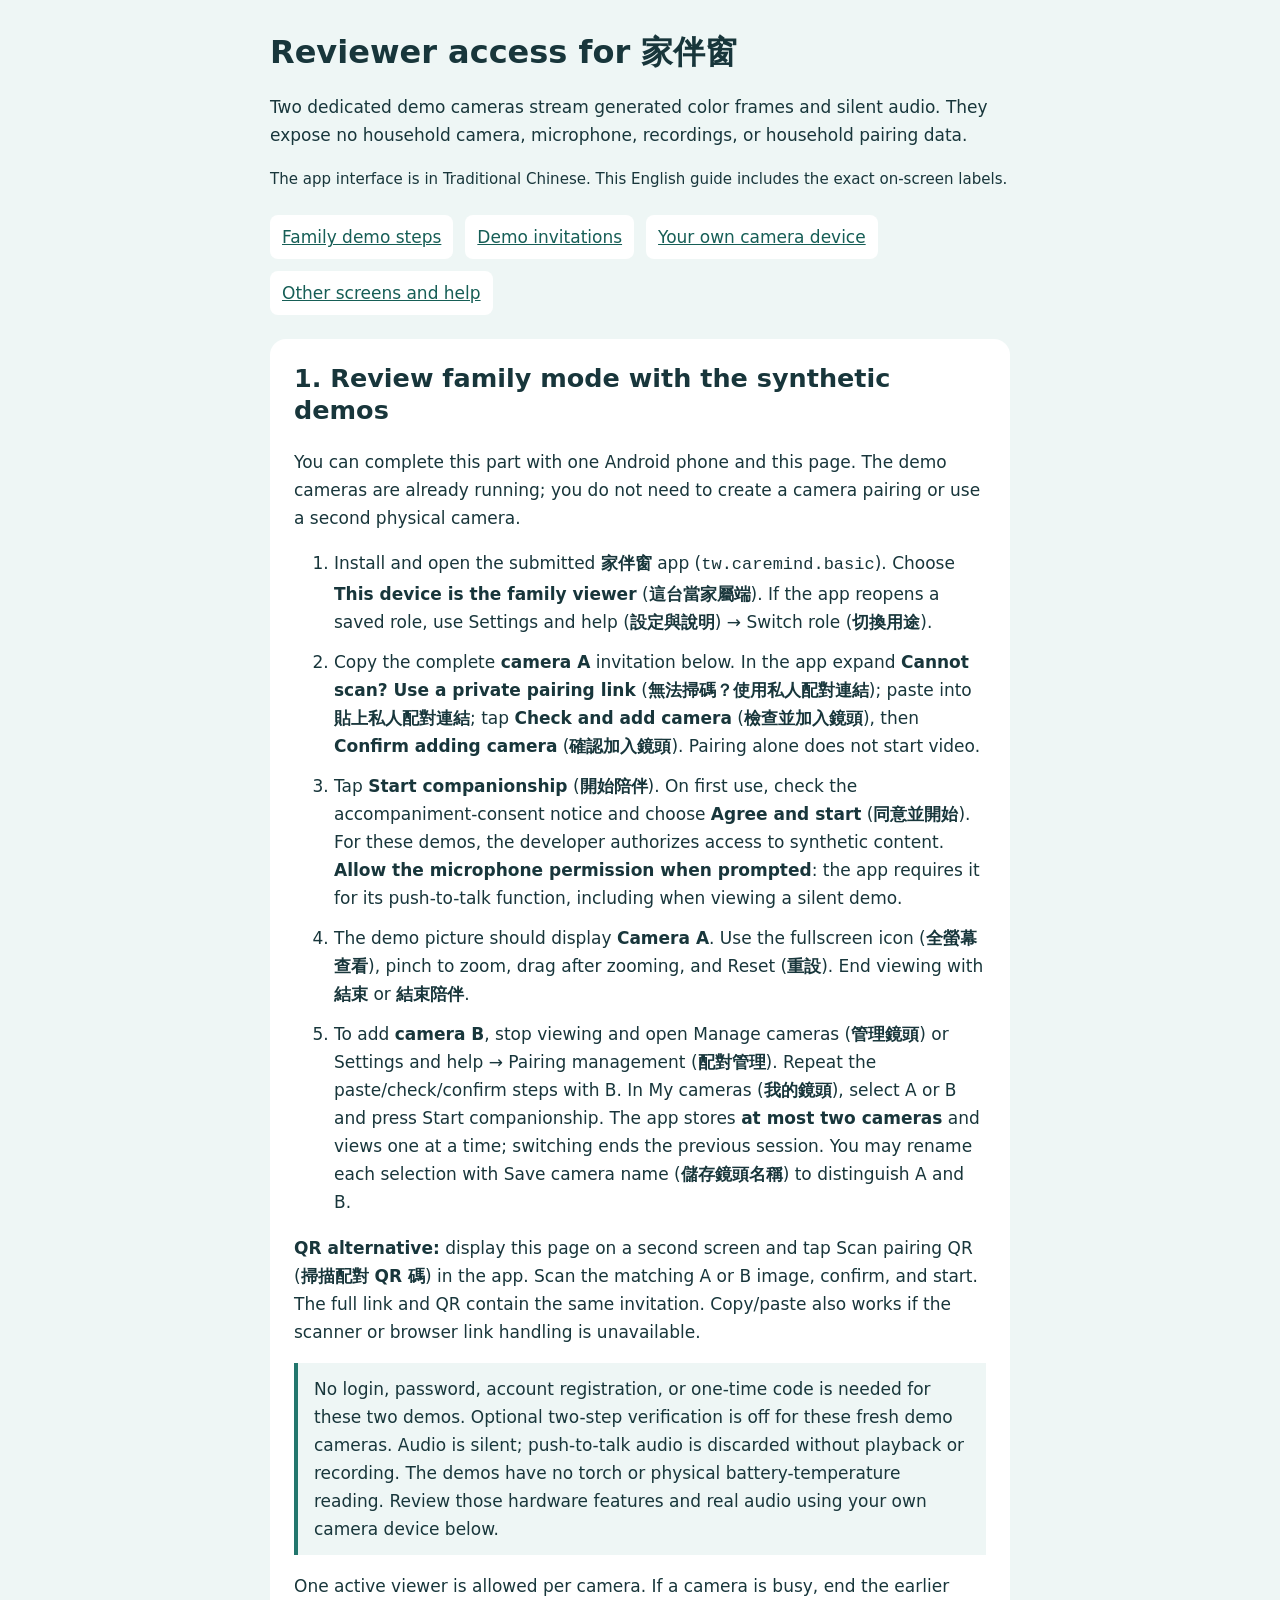
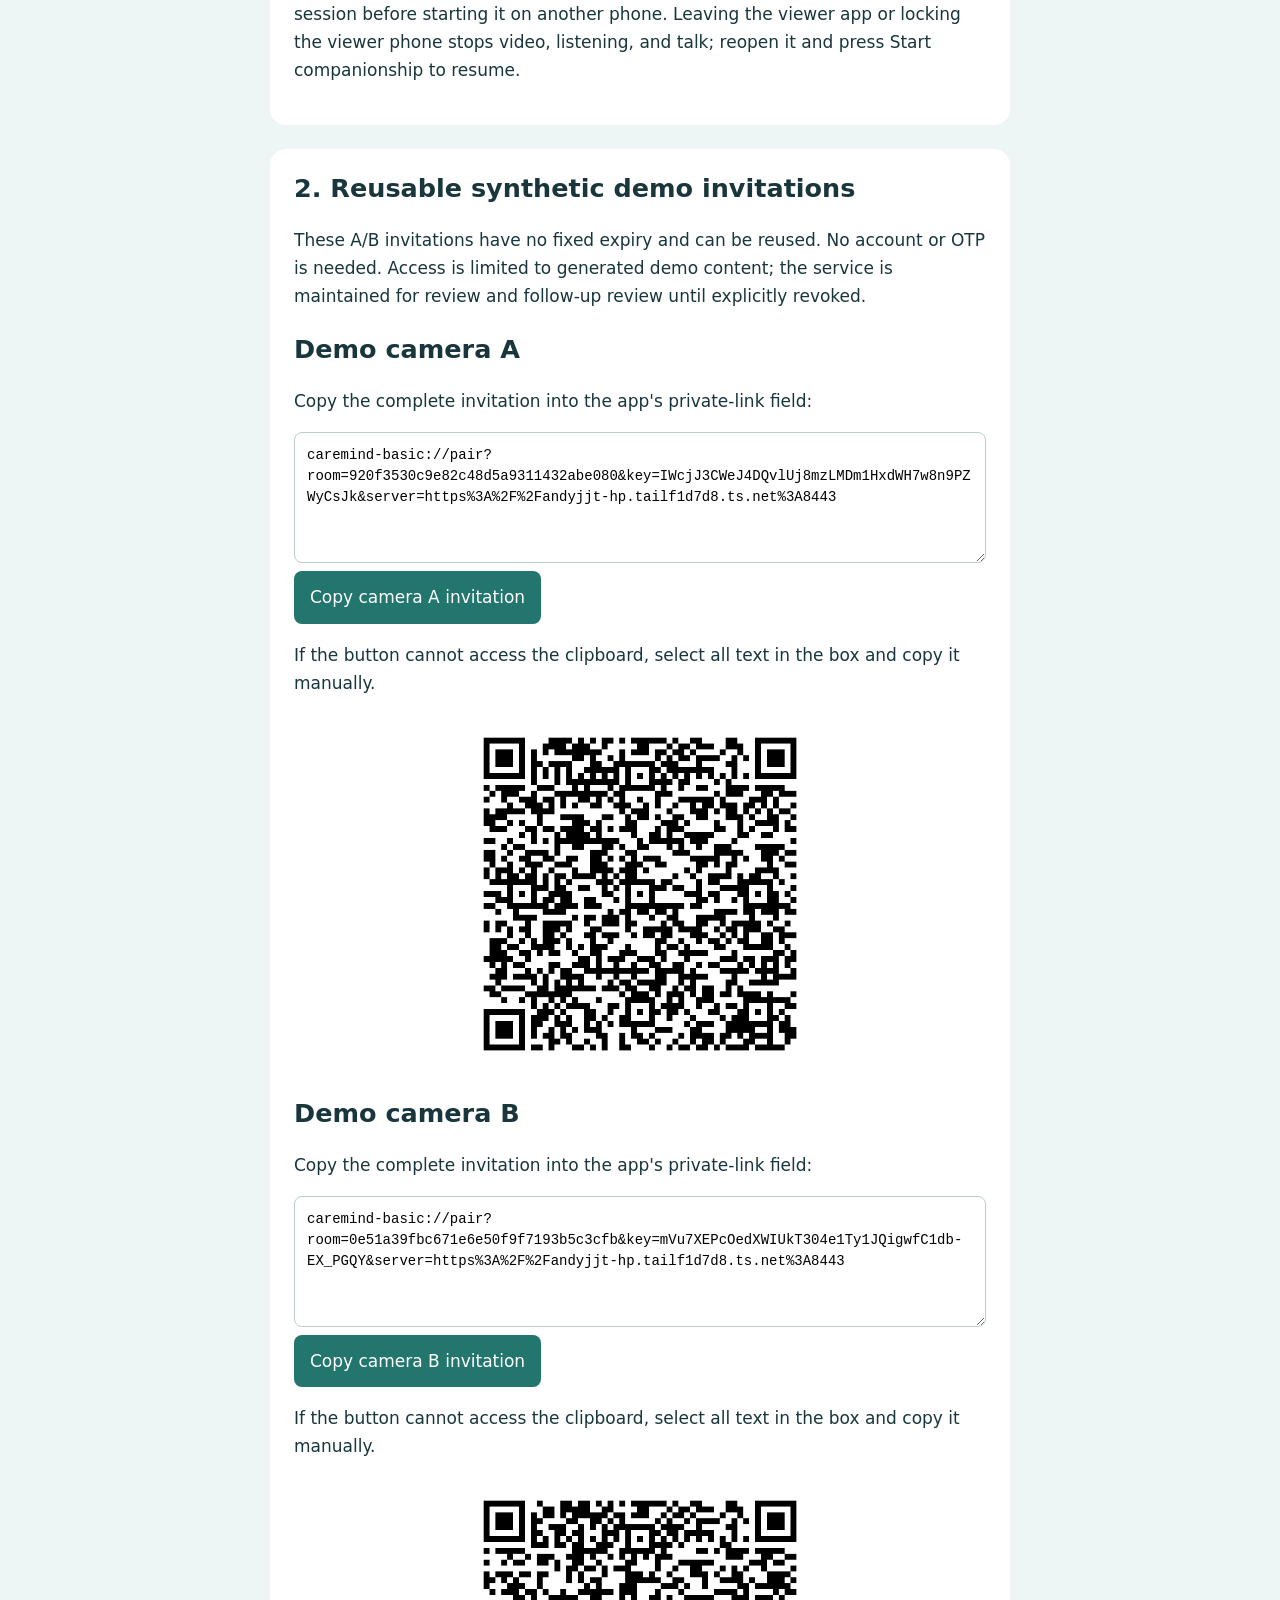
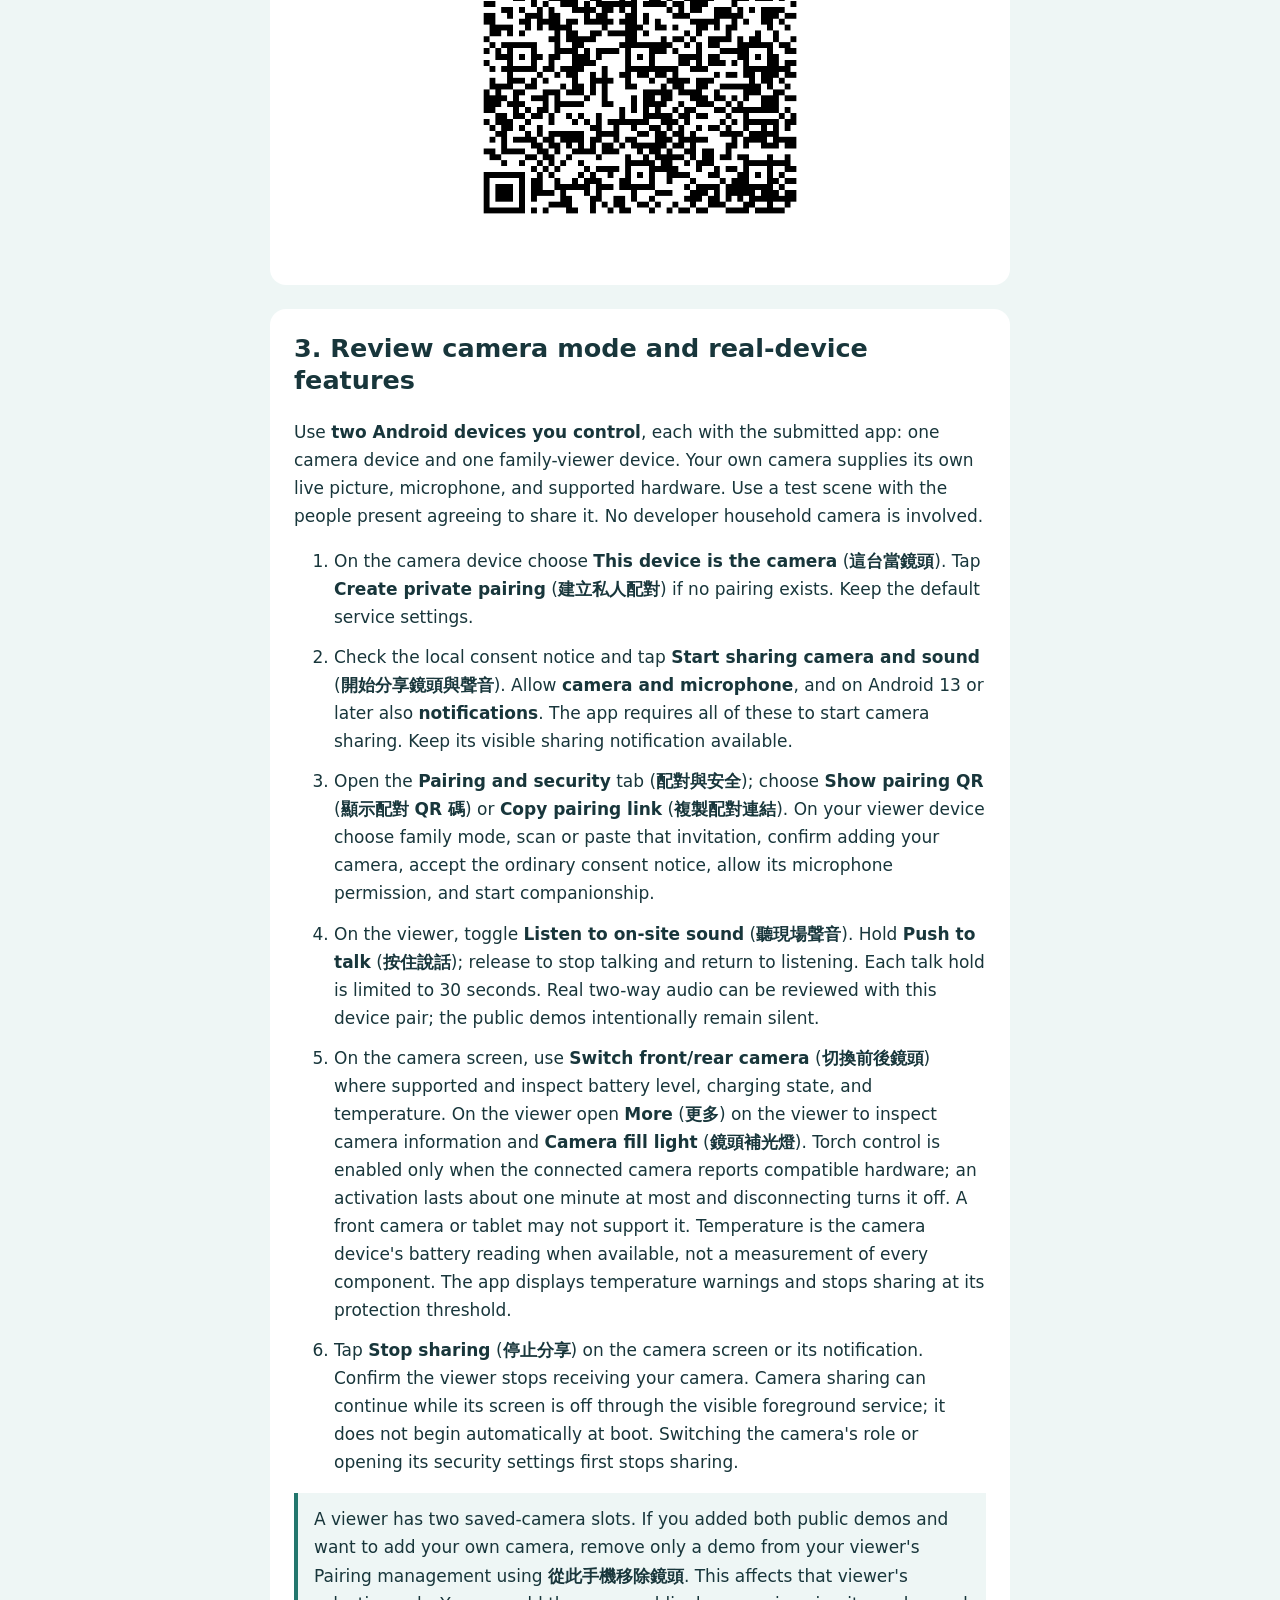
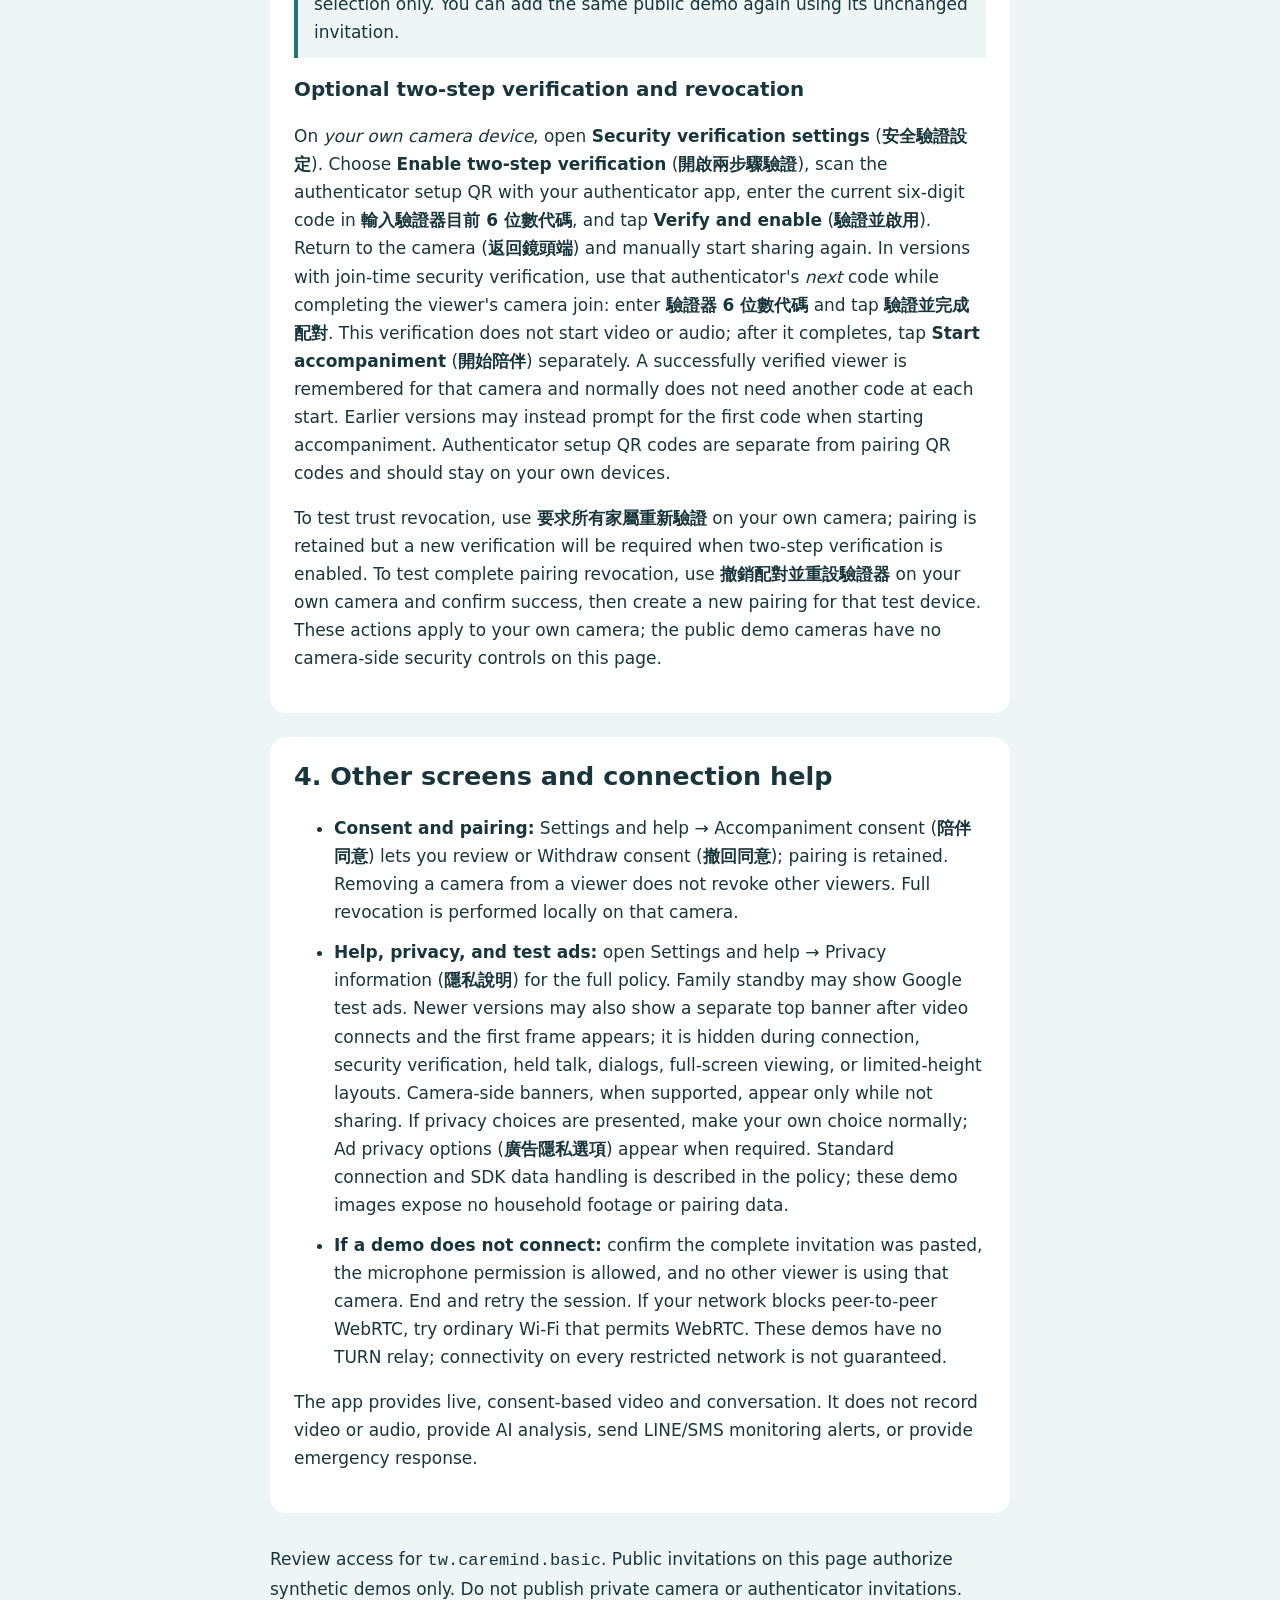
<file: free/review/index.html>
<!doctype html>
<html lang="en"><head><meta charset="utf-8"><meta name="viewport" content="width=device-width,initial-scale=1"><meta name="robots" content="noindex,nofollow"><title>Reviewer access for 家伴窗</title><style>*{box-sizing:border-box}html{scroll-behavior:smooth}body{max-width:780px;margin:32px auto;padding:0 20px;font:17px/1.65 system-ui,sans-serif;background:#eef6f5;color:#18363b}h1,h2,h3{line-height:1.25}h1{font-size:2rem}h2{margin-top:0}a{color:#165e56}nav{display:flex;flex-wrap:wrap;gap:12px;margin:24px 0}nav a{background:white;padding:8px 12px;border-radius:8px}section{margin:24px 0;padding:24px;background:white;border-radius:16px;scroll-margin-top:16px}section section{padding:0;margin:24px 0;border-radius:0}li{margin:12px 0}img{width:min(100%,360px);height:auto;display:block;margin:16px auto}button{padding:12px 16px;background:#22766d;color:white;border:0;border-radius:8px;font:inherit;cursor:pointer;min-height:48px}textarea{width:100%;font:14px/1.5 ui-monospace,monospace;padding:12px;border:1px solid #b9ceca;border-radius:8px;resize:vertical}button:focus-visible,a:focus-visible,textarea:focus-visible{outline:3px solid #d57247;outline-offset:3px}code{overflow-wrap:anywhere}.note{padding:12px 16px;border-left:4px solid #22766d;background:#eef6f5}.small{font-size:.94rem}footer{margin:32px 0}span[lang]{font-weight:600}@media(max-width:480px){body{margin:20px auto;padding:0 12px}section{padding:18px}h1{font-size:1.7rem}ol,ul{padding-left:24px}}@media(prefers-reduced-motion:reduce){html{scroll-behavior:auto}}</style></head><body><main>
<header><h1>Reviewer access for <span lang="zh-Hant">家伴窗</span></h1><p>Two dedicated demo cameras stream generated color frames and silent audio. They expose no household camera, microphone, recordings, or household pairing data.</p><p class="small">The app interface is in Traditional Chinese. This English guide includes the exact on-screen labels.</p></header>
<nav aria-label="Guide sections"><a href="#family">Family demo steps</a><a href="#invitations">Demo invitations</a><a href="#camera">Your own camera device</a><a href="#help">Other screens and help</a></nav>
<section id="family"><h2>1. Review family mode with the synthetic demos</h2>
<p>You can complete this part with one Android phone and this page. The demo cameras are already running; you do not need to create a camera pairing or use a second physical camera.</p>
<ol>
<li>Install and open the submitted <strong lang="zh-Hant">家伴窗</strong> app (<code>tw.caremind.basic</code>). Choose <strong>This device is the family viewer</strong> (<span lang="zh-Hant">這台當家屬端</span>). If the app reopens a saved role, use Settings and help (<span lang="zh-Hant">設定與說明</span>) &rarr; Switch role (<span lang="zh-Hant">切換用途</span>).</li>
<li>Copy the complete <strong>camera A</strong> invitation below. In the app expand <strong>Cannot scan? Use a private pairing link</strong> (<span lang="zh-Hant">無法掃碼？使用私人配對連結</span>); paste into <span lang="zh-Hant">貼上私人配對連結</span>; tap <strong>Check and add camera</strong> (<span lang="zh-Hant">檢查並加入鏡頭</span>), then <strong>Confirm adding camera</strong> (<span lang="zh-Hant">確認加入鏡頭</span>). Pairing alone does not start video.</li>
<li>Tap <strong>Start companionship</strong> (<span lang="zh-Hant">開始陪伴</span>). On first use, check the accompaniment-consent notice and choose <strong>Agree and start</strong> (<span lang="zh-Hant">同意並開始</span>). For these demos, the developer authorizes access to synthetic content. <strong>Allow the microphone permission when prompted</strong>: the app requires it for its push-to-talk function, including when viewing a silent demo.</li>
<li>The demo picture should display <strong>Camera A</strong>. Use the fullscreen icon (<span lang="zh-Hant">全螢幕查看</span>), pinch to zoom, drag after zooming, and Reset (<span lang="zh-Hant">重設</span>). End viewing with <span lang="zh-Hant">結束</span> or <span lang="zh-Hant">結束陪伴</span>.</li>
<li>To add <strong>camera B</strong>, stop viewing and open Manage cameras (<span lang="zh-Hant">管理鏡頭</span>) or Settings and help &rarr; Pairing management (<span lang="zh-Hant">配對管理</span>). Repeat the paste/check/confirm steps with B. In My cameras (<span lang="zh-Hant">我的鏡頭</span>), select A or B and press Start companionship. The app stores <strong>at most two cameras</strong> and views one at a time; switching ends the previous session. You may rename each selection with Save camera name (<span lang="zh-Hant">儲存鏡頭名稱</span>) to distinguish A and B.</li>
</ol>
<p><strong>QR alternative:</strong> display this page on a second screen and tap Scan pairing QR (<span lang="zh-Hant">掃描配對 QR 碼</span>) in the app. Scan the matching A or B image, confirm, and start. The full link and QR contain the same invitation. Copy/paste also works if the scanner or browser link handling is unavailable.</p>
<p class="note">No login, password, account registration, or one-time code is needed for these two demos. Optional two-step verification is off for these fresh demo cameras. Audio is silent; push-to-talk audio is discarded without playback or recording. The demos have no torch or physical battery-temperature reading. Review those hardware features and real audio using your own camera device below.</p>
<p>One active viewer is allowed per camera. If a camera is busy, end the earlier session before starting it on another phone. Leaving the viewer app or locking the viewer phone stops video, listening, and talk; reopen it and press Start companionship to resume.</p>
</section><section id="invitations"><h2>2. Reusable synthetic demo invitations</h2><p>These A/B invitations have no fixed expiry and can be reused. No account or OTP is needed. Access is limited to generated demo content; the service is maintained for review and follow-up review until explicitly revoked.</p><section><h2>Demo camera A</h2><p>Copy the complete invitation into the app's private-link field:</p><textarea id="camera-a-invitation" readonly rows="5">caremind-basic://pair?room=920f3530c9e82c48d5a9311432abe080&amp;key=IWcjJ3CWeJ4DQvlUj8mzLMDm1HxdWH7w8n9PZWyCsJk&amp;server=https%3A%2F%2Fandyjjt-hp.tailf1d7d8.ts.net%3A8443</textarea><button type="button" data-copy="camera-a-invitation">Copy camera A invitation</button><p>If the button cannot access the clipboard, select all text in the box and copy it manually.</p><img alt="Pairing QR for synthetic demo A only" src="[data-uri]"></section><section><h2>Demo camera B</h2><p>Copy the complete invitation into the app's private-link field:</p><textarea id="camera-b-invitation" readonly rows="5">caremind-basic://pair?room=0e51a39fbc671e6e50f9f7193b5c3cfb&amp;key=mVu7XEPcOedXWIUkT304e1Ty1JQigwfC1db-EX_PGQY&amp;server=https%3A%2F%2Fandyjjt-hp.tailf1d7d8.ts.net%3A8443</textarea><button type="button" data-copy="camera-b-invitation">Copy camera B invitation</button><p>If the button cannot access the clipboard, select all text in the box and copy it manually.</p><img alt="Pairing QR for synthetic demo B only" src="[data-uri]"></section><p id="copy-status" role="status" aria-live="polite"></p></section><section id="camera"><h2>3. Review camera mode and real-device features</h2>
<p>Use <strong>two Android devices you control</strong>, each with the submitted app: one camera device and one family-viewer device. Your own camera supplies its own live picture, microphone, and supported hardware. Use a test scene with the people present agreeing to share it. No developer household camera is involved.</p>
<ol>
<li>On the camera device choose <strong>This device is the camera</strong> (<span lang="zh-Hant">這台當鏡頭</span>). Tap <strong>Create private pairing</strong> (<span lang="zh-Hant">建立私人配對</span>) if no pairing exists. Keep the default service settings.</li>
<li>Check the local consent notice and tap <strong>Start sharing camera and sound</strong> (<span lang="zh-Hant">開始分享鏡頭與聲音</span>). Allow <strong>camera and microphone</strong>, and on Android 13 or later also <strong>notifications</strong>. The app requires all of these to start camera sharing. Keep its visible sharing notification available.</li>
<li>Open the <strong>Pairing and security</strong> tab (<span lang="zh-Hant">配對與安全</span>); choose <strong>Show pairing QR</strong> (<span lang="zh-Hant">顯示配對 QR 碼</span>) or <strong>Copy pairing link</strong> (<span lang="zh-Hant">複製配對連結</span>). On your viewer device choose family mode, scan or paste that invitation, confirm adding your camera, accept the ordinary consent notice, allow its microphone permission, and start companionship.</li>
<li>On the viewer, toggle <strong>Listen to on-site sound</strong> (<span lang="zh-Hant">聽現場聲音</span>). Hold <strong>Push to talk</strong> (<span lang="zh-Hant">按住說話</span>); release to stop talking and return to listening. Each talk hold is limited to 30 seconds. Real two-way audio can be reviewed with this device pair; the public demos intentionally remain silent.</li>
<li>On the camera screen, use <strong>Switch front/rear camera</strong> (<span lang="zh-Hant">切換前後鏡頭</span>) where supported and inspect battery level, charging state, and temperature. On the viewer open <strong>More</strong> (<span lang="zh-Hant">更多</span>) on the viewer to inspect camera information and <strong>Camera fill light</strong> (<span lang="zh-Hant">鏡頭補光燈</span>). Torch control is enabled only when the connected camera reports compatible hardware; an activation lasts about one minute at most and disconnecting turns it off. A front camera or tablet may not support it. Temperature is the camera device's battery reading when available, not a measurement of every component. The app displays temperature warnings and stops sharing at its protection threshold.</li>
<li>Tap <strong>Stop sharing</strong> (<span lang="zh-Hant">停止分享</span>) on the camera screen or its notification. Confirm the viewer stops receiving your camera. Camera sharing can continue while its screen is off through the visible foreground service; it does not begin automatically at boot. Switching the camera's role or opening its security settings first stops sharing.</li>
</ol>
<p class="note">A viewer has two saved-camera slots. If you added both public demos and want to add your own camera, remove only a demo from your viewer's Pairing management using <span lang="zh-Hant">從此手機移除鏡頭</span>. This affects that viewer's selection only. You can add the same public demo again using its unchanged invitation.</p>
<h3>Optional two-step verification and revocation</h3>
<p>On <em>your own camera device</em>, open <strong>Security verification settings</strong> (<span lang="zh-Hant">安全驗證設定</span>). Choose <strong>Enable two-step verification</strong> (<span lang="zh-Hant">開啟兩步驟驗證</span>), scan the authenticator setup QR with your authenticator app, enter the current six-digit code in <span lang="zh-Hant">輸入驗證器目前 6 位數代碼</span>, and tap <strong>Verify and enable</strong> (<span lang="zh-Hant">驗證並啟用</span>). Return to the camera (<span lang="zh-Hant">返回鏡頭端</span>) and manually start sharing again. In versions with join-time security verification, use that authenticator's <em>next</em> code while completing the viewer's camera join: enter <span lang="zh-Hant">驗證器 6 位數代碼</span> and tap <span lang="zh-Hant">驗證並完成配對</span>. This verification does not start video or audio; after it completes, tap <strong>Start accompaniment</strong> (<span lang="zh-Hant">開始陪伴</span>) separately. A successfully verified viewer is remembered for that camera and normally does not need another code at each start. Earlier versions may instead prompt for the first code when starting accompaniment. Authenticator setup QR codes are separate from pairing QR codes and should stay on your own devices.</p>
<p>To test trust revocation, use <span lang="zh-Hant">要求所有家屬重新驗證</span> on your own camera; pairing is retained but a new verification will be required when two-step verification is enabled. To test complete pairing revocation, use <span lang="zh-Hant">撤銷配對並重設驗證器</span> on your own camera and confirm success, then create a new pairing for that test device. These actions apply to your own camera; the public demo cameras have no camera-side security controls on this page.</p>
</section><section id="help"><h2>4. Other screens and connection help</h2>
<ul>
<li><strong>Consent and pairing:</strong> Settings and help &rarr; Accompaniment consent (<span lang="zh-Hant">陪伴同意</span>) lets you review or Withdraw consent (<span lang="zh-Hant">撤回同意</span>); pairing is retained. Removing a camera from a viewer does not revoke other viewers. Full revocation is performed locally on that camera.</li>
<li><strong>Help, privacy, and test ads:</strong> open Settings and help &rarr; Privacy information (<span lang="zh-Hant">隱私說明</span>) for the full policy. Family standby may show Google test ads. Newer versions may also show a separate top banner after video connects and the first frame appears; it is hidden during connection, security verification, held talk, dialogs, full-screen viewing, or limited-height layouts. Camera-side banners, when supported, appear only while not sharing. If privacy choices are presented, make your own choice normally; Ad privacy options (<span lang="zh-Hant">廣告隱私選項</span>) appear when required. Standard connection and SDK data handling is described in the policy; these demo images expose no household footage or pairing data.</li>
<li><strong>If a demo does not connect:</strong> confirm the complete invitation was pasted, the microphone permission is allowed, and no other viewer is using that camera. End and retry the session. If your network blocks peer-to-peer WebRTC, try ordinary Wi-Fi that permits WebRTC. These demos have no TURN relay; connectivity on every restricted network is not guaranteed.</li>
</ul>
<p>The app provides live, consent-based video and conversation. It does not record video or audio, provide AI analysis, send LINE/SMS monitoring alerts, or provide emergency response.</p>
</section><footer><p>Review access for <code>tw.caremind.basic</code>. Public invitations on this page authorize synthetic demos only. Do not publish private camera or authenticator invitations.</p></footer></main><script>document.querySelectorAll('button[data-copy]').forEach(button=>button.addEventListener('click',async()=>{const box=document.getElementById(button.dataset.copy);box.focus();box.select();try{if(!navigator.clipboard)throw new Error('Unavailable');await navigator.clipboard.writeText(box.value);document.getElementById('copy-status').textContent='Invitation copied. Paste it into the app private-link field.';}catch(error){document.getElementById('copy-status').textContent='The invitation is selected. Copy it manually, then paste it into the app.';}}));</script></body></html>
</file>
<file: styles.css>
:root {
  --ink: #143b33;
  --ink-soft: #49645b;
  --forest: #194b3f;
  --forest-deep: #103a32;
  --mint: #dce7d6;
  --cream: #f7f5ee;
  --paper: #fffdf7;
  --peach: #f7c7a7;
  --orange: #e67f50;
  --line: #dce1d4;
  --shadow: 0 22px 70px rgb(26 56 44 / 9%);
}

* { box-sizing: border-box; }
html { scroll-behavior: smooth; }
body { margin: 0; overflow-x: hidden; background: var(--cream); color: var(--ink); font-family: "Noto Sans TC", "PingFang TC", "Microsoft JhengHei", system-ui, sans-serif; -webkit-font-smoothing: antialiased; }
img, svg { display: block; max-width: 100%; }
a { color: inherit; text-decoration: none; }
button, summary { cursor: pointer; }
a:focus-visible, summary:focus-visible { outline: 3px solid var(--orange); outline-offset: 4px; }
::selection { background: #f3bd97; color: var(--forest-deep); }
.container { width: min(100% - 64px, 1180px); margin-inline: auto; }
.section { position: relative; }
.skip-link { position: absolute; left: 16px; top: -100px; z-index: 20; padding: 10px 16px; background: var(--paper); border: 2px solid var(--forest); border-radius: 10px; }
.skip-link:focus { top: 12px; }

.announcement { background: #dfe9d9; color: #2b5347; font-size: 12px; font-weight: 650; letter-spacing: .08em; }
.announcement__inner { min-height: 37px; display: flex; align-items: center; justify-content: center; gap: 10px; }
.announcement p { margin: 0; }
.announcement a { margin-left: 7px; border-bottom: 1px solid currentColor; white-space: nowrap; }
.announcement a:hover { color: #a25936; }
.announcement__dot { width: 7px; height: 7px; flex: 0 0 7px; border-radius: 50%; background: #de8859; box-shadow: 0 0 0 4px rgb(222 136 89 / 16%); }

.site-header { position: relative; z-index: 10; background: rgb(247 245 238 / 94%); border-bottom: 1px solid rgb(25 75 63 / 8%); }
.site-header__inner { display: flex; align-items: center; justify-content: space-between; min-height: 90px; gap: 25px; }
.brand { display: inline-flex; align-items: center; gap: 11px; color: var(--forest-deep); white-space: nowrap; }
.brand__mark { width: 48px; height: 48px; flex: 0 0 auto; display: grid; place-items: center; overflow: hidden; border-radius: 10px; }
.brand__mark img { display: block; width: 100%; height: 100%; }
.brand__name { display: flex; align-items: baseline; gap: 7px; position: relative; padding-bottom: 8px; font-size: 24px; font-weight: 850; line-height: 1; letter-spacing: .055em; }
.brand__name strong { font-size: 11px; padding: 4px 6px 3px; border-radius: 4px; background: #eeb68f; color: #583927; font-weight: 800; letter-spacing: .1em; }
.brand__name small { position: absolute; left: 1px; bottom: -5px; font-size: 9px; font-weight: 800; letter-spacing: .34em; color: #789084; }
.desktop-nav { display: flex; align-items: center; gap: clamp(18px, 2.6vw, 38px); margin-left: auto; font-size: 13px; font-weight: 750; color: #456057; }
.desktop-nav a { transition: color .2s ease; }
.desktop-nav a:hover { color: var(--orange); }
.header-contact { display: inline-flex; align-items: center; justify-content: center; gap: 17px; min-height: 43px; padding: 0 20px; border: 1px solid var(--forest); border-radius: 100px; color: var(--forest); font-size: 12px; font-weight: 800; white-space: nowrap; transition: background .2s, color .2s, transform .2s; }
.header-contact:hover { transform: translateY(-2px); background: var(--forest); color: white; }
.mobile-nav { display: none; position: relative; }

.hero { overflow: hidden; background: radial-gradient(circle at 17% 17%, #fffdf7 0, transparent 41%), linear-gradient(123deg, #f8f6ef 0%, #f3f2e9 100%); }
.hero__grid { min-height: 690px; display: grid; grid-template-columns: 55% 45%; align-items: center; gap: 15px; padding-top: 50px; padding-bottom: 88px; }
.hero__copy { position: relative; z-index: 2; padding-bottom: 13px; }
.eyebrow, .section-kicker { display: flex; align-items: center; gap: 11px; margin: 0 0 23px; color: #75907f; font-size: 11px; font-weight: 850; line-height: 1.5; letter-spacing: .2em; }
.eyebrow { color: #5a765e; letter-spacing: .1em; }
.eyebrow__line { width: 29px; height: 1px; background: #98aa89; }
h1, h2, h3, p { overflow-wrap: break-word; }
.hero h1 { margin: 0; font-size: clamp(42px, 4.7vw, 68px); font-weight: 800; letter-spacing: -.065em; line-height: 1.31; }
.hero h1 em { color: #bd6e45; font-style: normal; }
.hero__lead { max-width: 575px; margin: 28px 0 0; color: var(--ink-soft); font-size: 16px; line-height: 2.05; letter-spacing: .025em; }
.hero__app { width: fit-content; max-width: 100%; margin-top: 24px; padding: 12px 16px; border: 1px solid #b8c8b9; border-radius: 12px; background: #e9efe4; }
.hero__app p { margin: 0 0 8px; color: var(--ink); font-size: 12px; font-weight: 700; line-height: 1.5; }
.hero__app .button { max-width: 100%; min-height: 44px; gap: 12px; padding: 8px 14px; line-height: 1.5; }
.hero__actions { display: flex; align-items: center; gap: 33px; flex-wrap: wrap; margin-top: 34px; }
.hero__trial { margin: 18px 0 0; color: #5d776a; font-size: 12px; line-height: 1.8; }
.hero__trial a { color: #a96242; font-weight: 800; border-bottom: 1px solid currentColor; }
.button { display: inline-flex; align-items: center; justify-content: space-between; gap: 28px; min-height: 55px; padding: 0 23px; border-radius: 8px; font-size: 14px; font-weight: 800; letter-spacing: .035em; box-shadow: 0 13px 23px rgb(24 72 61 / 10%); transition: transform .2s, background .2s, box-shadow .2s; }
.button:hover { transform: translateY(-3px); box-shadow: 0 17px 25px rgb(24 72 61 / 15%); }
.button--primary { background: var(--forest); color: #fffdf8; }
.button--primary:hover { background: #0e392f; }
.button--light { background: #f2eee0; color: var(--forest); }
.button--light:hover { background: #fffdf7; }
.text-link { display: inline-flex; align-items: center; gap: 16px; padding: 8px 0; border-bottom: 1px solid var(--forest); color: var(--forest); font-size: 13px; font-weight: 800; transition: color .2s, gap .2s; }
.text-link:hover { gap: 22px; color: var(--orange); }
.hero__footer { display: flex; flex-wrap: wrap; align-items: center; gap: 10px 23px; margin-top: 39px; color: #5f756b; font-size: 11px; font-weight: 700; }
.hero__footer span { display: inline-flex; align-items: center; gap: 6px; }
.hero__footer-icon { color: #b67450; font-size: 18px; font-style: normal; line-height: 0; }
.hero__bottom-shape { position: absolute; z-index: 1; right: 0; bottom: -1px; width: 54%; height: 70px; background: var(--paper); clip-path: polygon(0 100%,100% 3%,100% 100%); }

.hero-art { height: 590px; position: relative; display: flex; align-items: center; justify-content: center; isolation: isolate; }
.hero-art::before { content: ""; position: absolute; width: 95%; height: 84%; left: 8%; top: 7%; border-radius: 50% 50% 43% 53%; background: #dfe8d8; transform: rotate(-12deg); z-index: -2; }
.hero-art::after { content: ""; position: absolute; width: 350px; height: 430px; left: 9%; top: 12%; border: 1px solid rgb(67 114 85 / 16%); border-radius: 48% 52% 44% 56%; transform: rotate(32deg); z-index: -1; }
.hero-art__sun { position: absolute; top: 7%; right: 8%; width: 100px; height: 100px; border-radius: 50%; background: #ebae83; opacity: .9; box-shadow: 0 0 0 14px rgb(235 174 131 / 14%); z-index: -1; }
.hero-art__orbit { position: absolute; border: 1px solid #9fb6a1; border-radius: 50%; opacity: .45; z-index: -1; }
.hero-art__orbit--one { width: 520px; height: 380px; transform: rotate(-22deg); }
.hero-art__orbit--two { width: 440px; height: 520px; transform: rotate(28deg); }
.hero-art__card { position: relative; width: min(360px, 78%); margin: 15px 0 0 0; padding: 22px; border: 1px solid #ece9de; border-radius: 25px; background: #fffdf7; box-shadow: 0 30px 80px rgb(17 63 48 / 17%), 0 9px 15px rgb(17 63 48 / 7%); transform: rotate(4deg); }
.hero-art__tag { display: inline-block; padding: 6px 10px; border: 1px solid #dce8db; border-radius: 100px; color: #5a7765; font-size: 10px; font-weight: 750; letter-spacing: .05em; }
.hero-art__logo-frame { overflow: hidden; margin-top: 16px; border-radius: 18px; background: #fff; }
.hero-art__logo-frame img { display: block; width: 100%; height: auto; aspect-ratio: 1; object-fit: cover; }
.hero-art__caption { display: flex; align-items: center; gap: 9px; margin-top: 16px; color: #4c6758; font-size: 11px; font-weight: 750; letter-spacing: .08em; }
.hero-art__caption-dot { width: 8px; height: 8px; border-radius: 50%; background: #eaa37d; }
.hero-art__note { position: absolute; z-index: 2; display: flex; align-items: center; gap: 10px; min-width: 167px; padding: 13px 15px; border: 1px solid #e8e8da; border-radius: 14px; background: rgb(255 253 247 / 96%); box-shadow: 0 14px 32px rgb(21 74 55 / 11%); color: #466354; font-size: 11px; line-height: 1.65; letter-spacing: .045em; }
.hero-art__note strong { color: var(--forest-deep); font-size: 12px; }
.hero-art__note--top { top: 16%; left: -2%; transform: rotate(-8deg); }
.hero-art__note--bottom { right: -3%; bottom: 14%; transform: rotate(7deg); }
.mini-icon { display: grid; place-items: center; width: 37px; height: 37px; flex: 0 0 37px; border-radius: 11px; font-size: 25px; font-style: normal; }
.mini-icon--peach { background: #f7dcc8; color: #bb7755; }
.mini-icon--sage { background: #dfe9dd; color: #528269; }
.hero-art__scribble { position: absolute; left: 3%; bottom: 8%; color: #7caa86; font-family: Georgia, serif; font-size: 17px; font-style: italic; letter-spacing: .03em; transform: rotate(-8deg); }

.intro { padding: 104px 0 109px; background: var(--paper); }
.intro__grid { display: grid; grid-template-columns: 1fr 1fr; gap: 11%; align-items: center; }
.intro h2, .section-heading h2, .process h2, .trust h2, .partners h2, .faq h2 { margin: 0; font-size: clamp(32px, 3.5vw, 49px); font-weight: 800; line-height: 1.45; letter-spacing: -.055em; }
.underlined { text-decoration: underline; text-decoration-color: #dfa786; text-decoration-thickness: 7px; text-underline-offset: 8px; }
.intro__copy { padding-left: 32px; border-left: 1px solid #bacbb8; }
.intro__copy p { margin: 0 0 22px; color: var(--ink-soft); font-size: 16px; line-height: 2.15; }
.intro__signature { font-family: "Noto Serif TC", "Songti TC", "PMingLiU", serif; color: #a46d4b; font-size: 17px; letter-spacing: .08em; }

.solution { padding: 116px 0 103px; background: #f3f3eb; }
.section-heading { display: flex; justify-content: space-between; align-items: end; gap: 50px; margin-bottom: 46px; }
.section-heading h2 { max-width: 660px; }
.section-heading > p { max-width: 360px; margin: 0 4px 5px 0; color: var(--ink-soft); font-size: 14px; line-height: 2; }
.feature-grid { display: grid; grid-template-columns: repeat(3, 1fr); gap: 18px; }
.feature-card { min-height: 365px; position: relative; overflow: hidden; display: flex; flex-direction: column; align-items: flex-start; padding: 27px 28px 35px; border-radius: 17px; isolation: isolate; }
.feature-card--green { background: #174d40; color: #fff9ea; }
.feature-card--cream { background: #e7e7d7; color: var(--forest-deep); }
.feature-card--peach { background: #f4d6bf; color: var(--forest-deep); }
.feature-card__top { width: 100%; display: flex; align-items: center; justify-content: space-between; gap: 12px; margin-bottom: auto; }
.feature-card__number { font-family: Georgia, serif; font-size: 11px; font-weight: 700; letter-spacing: .15em; opacity: .75; }
.feature-card__icon { width: 40px; height: 40px; display: grid; place-items: center; border: 1px solid currentColor; border-radius: 50%; font-size: 23px; line-height: 1; opacity: .8; }
.feature-card h3 { z-index: 1; margin: 26px 0 11px; font-size: 29px; letter-spacing: -.035em; line-height: 1.45; }
.feature-card p { z-index: 1; max-width: 285px; margin: 0; font-size: 13px; line-height: 1.9; opacity: .88; }
.feature-card__ornament { position: absolute; z-index: -1; top: 7%; right: -6%; font-family: Georgia, serif; font-size: 250px; font-weight: 400; line-height: 1; opacity: .09; }
.feature-card--cream .feature-card__ornament { top: 15%; right: -17%; font-size: 315px; }
.feature-card--peach .feature-card__ornament { top: 7%; right: -6%; font-size: 230px; }
.solution__note { margin: 19px 0 0; color: #6c8073; font-size: 11px; line-height: 1.8; }

.process { overflow: hidden; padding: 105px 0 110px; background: #153f35; color: #fffaf0; }
.process::before { content: ""; position: absolute; right: -170px; top: -160px; width: 520px; height: 520px; border: 1px solid rgb(255 255 255 / 8%); border-radius: 50%; box-shadow: 0 0 0 95px rgb(255 255 255 / 3%), 0 0 0 190px rgb(255 255 255 / 2%); pointer-events: none; }
.process__grid { position: relative; display: grid; grid-template-columns: 48% 52%; gap: 7%; }
.section-kicker--light { color: #a5bc9e; }
.process h2 em, .partners h2 em { color: #efb78d; font-style: normal; }
.process__lead > p:not(.section-kicker) { max-width: 425px; margin: 24px 0 28px; color: #d3dfd1; font-size: 14px; line-height: 2; }
.process-list { margin: 8px 0 0; padding: 0; list-style: none; }
.process-list li { display: flex; gap: 25px; padding: 17px 0 25px; border-bottom: 1px solid rgb(235 245 230 / 24%); }
.process-list li:first-child { border-top: 1px solid rgb(235 245 230 / 24%); }
.process-list__num { min-width: 46px; color: #edb58c; font-family: Georgia, serif; font-size: 26px; line-height: 1.35; }
.process-list h3 { margin: 0 0 6px; font-size: 17px; line-height: 1.5; }
.process-list p { margin: 0; color: #c4d2c3; font-size: 13px; line-height: 1.85; }

.pilot { padding: 112px 0 99px; background: #f0f1e7; }
.pilot__heading { display: flex; justify-content: space-between; align-items: end; gap: 35px; margin-bottom: 38px; }
.pilot h2 { margin: 0; font-size: clamp(32px, 3.5vw, 49px); font-weight: 800; line-height: 1.45; letter-spacing: -.055em; }
.pilot__heading > p { max-width: 350px; margin: 0 0 4px; color: var(--ink-soft); font-size: 14px; line-height: 2; }
.pilot-diagram { display: grid; grid-template-columns: 1fr 56px 1.12fr 56px 1fr; align-items: center; gap: 12px; padding: 28px; border: 1px solid #dce4d7; border-radius: 18px; background: #fffdf7; box-shadow: 0 18px 45px rgb(31 76 52 / 6%); }
.pilot-diagram__node { min-height: 205px; display: flex; flex-direction: column; align-items: center; justify-content: center; padding: 17px; border: 1px solid #e6ebdf; border-radius: 14px; background: #f5f7ef; text-align: center; }
.pilot-diagram__node--core { border-color: #1c5949; background: #1d5546; color: #fff9ed; }
.pilot-diagram__icon { width: 56px; height: 56px; display: grid; place-items: center; margin-bottom: 13px; border-radius: 15px; background: #dfeadd; color: #39735a; }
.pilot-diagram__node--core .pilot-diagram__icon { background: #3a745d; color: #f4e2bf; }
.pilot-diagram__icon svg { width: 36px; height: 36px; }
.pilot-diagram__step { margin-bottom: 6px; color: #809788; font-family: Georgia, serif; font-size: 10px; font-weight: 700; letter-spacing: .13em; }
.pilot-diagram__node--core .pilot-diagram__step { color: #a8cdb4; }
.pilot-diagram__node strong { font-size: 18px; letter-spacing: -.02em; }
.pilot-diagram__node small { margin-top: 7px; color: #687f71; font-size: 11px; line-height: 1.6; }
.pilot-diagram__node--core small { color: #cee0d1; }
.pilot-diagram__arrow { justify-self: center; color: #96b49d; font-family: Georgia, serif; font-size: 35px; }
.pilot__footer { display: flex; align-items: center; justify-content: space-between; gap: 35px; margin-top: 22px; padding: 23px 29px; border-left: 4px solid #d99b70; border-radius: 0 12px 12px 0; background: #e7eadc; }
.pilot__offer-label { color: #9a6748; font-size: 10px; font-weight: 800; letter-spacing: .14em; }
.pilot__footer p { max-width: 670px; margin: 7px 0 0; color: #486355; font-size: 13px; line-height: 1.85; }
.pilot__footer strong { color: var(--forest-deep); }
.pilot__footer .button { flex: 0 0 auto; }

.audience { padding: 112px 0 124px; background: var(--paper); }
.section-heading--center { display: block; text-align: center; margin-bottom: 50px; }
.section-heading--center .section-kicker { justify-content: center; }
.section-heading--center h2 { max-width: none; }
.section-heading--center > p { max-width: none; margin: 13px auto 0; }
.audience-grid { display: grid; grid-template-columns: repeat(3, 1fr); gap: 22px; }
.audience-card { overflow: hidden; border: 1px solid #e6eadf; border-radius: 16px; background: #fff; box-shadow: 0 13px 35px rgb(35 70 50 / 5%); transition: transform .25s, box-shadow .25s; }
.audience-card:hover { transform: translateY(-5px); box-shadow: var(--shadow); }
.audience-card__art { position: relative; height: 205px; display: grid; place-items: center; overflow: hidden; }
.audience-card__art--home { background: #e7ebdd; }
.audience-card__art--care { background: #f1e2d1; }
.audience-card__art--partner { background: #d7e6df; }
.audience-card__art::before, .audience-card__art::after { content: ""; position: absolute; width: 235px; height: 235px; border: 1px solid rgb(37 94 70 / 16%); border-radius: 50%; }
.audience-card__art::before { top: -152px; left: -70px; }
.audience-card__art::after { bottom: -153px; right: -55px; }
.audience-card__art span { z-index: 1; display: grid; place-items: center; width: 118px; height: 118px; border-radius: 50%; background: rgb(255 255 255 / 45%); color: #3c8064; font-family: Georgia, serif; font-size: 89px; line-height: 1; box-shadow: 0 0 0 18px rgb(255 255 255 / 18%); }
.audience-card__art--care span { color: #c47754; }
.audience-card__art--partner span { color: #4b887c; font-size: 69px; }
.audience-card__art i { position: absolute; width: 16px; height: 16px; top: 40px; right: 67px; border-radius: 50%; background: #f0b68e; box-shadow: -195px 120px 0 -4px #89ac97; }
.audience-card__body { padding: 28px 27px 33px; }
.audience-card__label { color: #9aab97; font-family: Georgia, serif; font-size: 10px; font-weight: 700; letter-spacing: .17em; }
.audience-card h3 { margin: 9px 0 8px; font-size: 22px; letter-spacing: -.03em; }
.audience-card p { min-height: 53px; margin: 0; color: var(--ink-soft); font-size: 13px; line-height: 1.9; }

.trust { padding: 95px 0; background: #e9eee2; }
.trust__grid { display: grid; grid-template-columns: 30% 70%; align-items: center; gap: 5%; }
.trust__badge { position: relative; width: 220px; height: 220px; display: grid; place-items: center; border-radius: 50%; background: #dce6d6; border: 1px solid #b9cdb8; transform: rotate(-13deg); }
.trust__badge::after { content: "✳"; position: absolute; top: 17px; right: 29px; color: #d18c64; font-size: 27px; }
.trust__badge span:first-child { color: #4d795d; font-family: Georgia, serif; font-size: 33px; font-weight: 700; letter-spacing: .02em; line-height: 1.1; text-align: center; }
.trust__badge-ring { position: absolute; inset: 15px; border: 1px dashed #8ca995; border-radius: 50%; }
.trust h2 { max-width: 690px; }
.trust p:not(.section-kicker) { max-width: 700px; margin: 20px 0 22px; color: var(--ink-soft); font-size: 14px; line-height: 2.05; }

.partners { overflow: hidden; padding: 105px 0 113px; background: #194d40; color: #fff9ee; }
.partners::before { content: ""; position: absolute; width: 590px; height: 590px; left: -240px; bottom: -420px; border: 1px solid rgb(255 255 255 / 12%); border-radius: 50%; box-shadow: 0 0 0 94px rgb(255 255 255 / 3%), 0 0 0 190px rgb(255 255 255 / 2%); }
.partners__grid { position: relative; display: grid; grid-template-columns: 1fr 420px; align-items: center; gap: 10%; }
.partners h2 { font-size: clamp(36px, 3.7vw, 52px); }
.partners__copy > p:not(.section-kicker) { max-width: 585px; margin: 26px 0 29px; color: #d9e5d6; font-size: 15px; line-height: 2.1; }
.partner-tags { display: flex; flex-wrap: wrap; gap: 9px; }
.partner-tags span { padding: 8px 13px; border: 1px solid rgb(226 243 224 / 29%); border-radius: 100px; color: #dce9d7; font-size: 11px; font-weight: 700; letter-spacing: .05em; }
.contact-card { display: flex; flex-direction: column; align-items: flex-start; padding: 36px 37px 32px; border-radius: 18px; background: #fffcf4; color: var(--forest-deep); box-shadow: 0 30px 70px rgb(3 37 27 / 18%); transform: rotate(2deg); }
.contact-card__eyebrow { color: #a3866d; font-family: Georgia, serif; font-size: 10px; font-weight: 700; letter-spacing: .18em; }
.contact-card h3 { margin: 16px 0 6px; font-size: 32px; line-height: 1.4; letter-spacing: -.04em; }
.contact-card p { margin: 9px 0 20px; color: var(--ink-soft); font-size: 13px; line-height: 2; }
.contact-card__button { width: 100%; }
.contact-card__partner { display: inline-flex; align-items: center; gap: 8px; margin-top: 17px; padding-bottom: 3px; border-bottom: 1px solid #95aa99; color: #2b6556; font-size: 12px; font-weight: 800; line-height: 1.5; }
.contact-card__partner:hover { color: #b56b4e; }
.contact-card__email { margin: 19px 0 8px; border-bottom: 1px solid #95aa99; color: #2b6556; font-size: 15px; font-weight: 700; }
.contact-card__email:hover { color: #b56b4e; }
.contact-card__share { width: 100%; display: flex; align-items: center; flex-wrap: wrap; gap: 7px 11px; margin: 13px 0 18px; padding: 12px 13px; border: 1px solid #e0e8db; border-radius: 9px; background: #f4f6ed; }
.contact-card__share > span:first-child { width: 100%; color: #7c8f7c; font-size: 10px; font-weight: 800; letter-spacing: .08em; }
.contact-card__share code { color: #245647; font-family: inherit; font-size: 11px; overflow-wrap: anywhere; }
.contact-card__share button { margin-left: auto; padding: 5px 9px; border: 1px solid #a3b9a6; border-radius: 5px; background: #fffdf7; color: #245647; font: inherit; font-size: 10px; font-weight: 800; white-space: nowrap; }
.contact-card__share button:hover { background: #e2ecdf; }
.contact-card__share-status { width: 100%; color: #597463; font-size: 11px; }
.contact-card__studio { color: #829688; font-size: 10px; letter-spacing: .08em; }

.faq { padding: 104px 0 115px; background: #f8f7f1; }
.faq__grid { display: grid; grid-template-columns: 36% 1fr; gap: 10%; }
.faq__items { border-top: 1px solid #ccd7cb; }
.faq__items details { border-bottom: 1px solid #ccd7cb; }
.faq__items summary { display: flex; align-items: center; justify-content: space-between; gap: 16px; padding: 22px 0; list-style: none; color: var(--forest-deep); font-size: 15px; font-weight: 800; line-height: 1.6; }
.faq__items summary::-webkit-details-marker { display: none; }
.faq__items summary span { display: grid; place-items: center; width: 27px; height: 27px; flex: 0 0 27px; border-radius: 50%; background: #e3eadd; color: #4d7965; font-size: 22px; font-weight: 400; transition: transform .2s; }
.faq__items details[open] summary span { transform: rotate(45deg); }
.faq__items details p { margin: -3px 50px 22px 0; color: var(--ink-soft); font-size: 13px; line-height: 2; }
.faq__items details p a { text-decoration: underline; text-underline-offset: 3px; }

.site-footer { padding: 59px 0 26px; background: #103a32; color: #d7e3d5; }
.site-footer__top { display: flex; justify-content: space-between; gap: 40px; padding-bottom: 48px; }
.brand--footer { color: #f4f2e9; }
.brand--footer .brand__name small { color: #8caf9a; }
.site-footer__top p { margin: 19px 0 0; color: #a8c0ae; font-size: 12px; letter-spacing: .09em; }
.site-footer__links { display: flex; align-items: flex-start; gap: 32px; padding-top: 7px; color: #d7e3d5; font-size: 12px; font-weight: 700; }
.site-footer__links a:hover { color: #f0b48a; }
.site-footer__bottom { display: flex; justify-content: space-between; gap: 20px; padding-top: 24px; border-top: 1px solid rgb(229 240 224 / 18%); color: #91ad9c; font-size: 11px; line-height: 1.7; }

@media (max-width: 1100px) {
  .desktop-nav { gap: 18px; }
  .hero__grid { grid-template-columns: 52% 48%; }
  .hero h1 { font-size: clamp(42px, 4.7vw, 56px); }
  .hero-art__note--top { left: -7%; }
  .hero-art__note--bottom { right: -9%; }
  .partners__grid { gap: 5%; }
}

@media (max-width: 860px) {
  .container { width: min(100% - 44px, 1180px); }
  .desktop-nav, .header-contact { display: none; }
  .mobile-nav { display: block; }
  .mobile-nav summary { width: 44px; height: 44px; display: flex; flex-direction: column; justify-content: center; align-items: center; gap: 5px; border: 1px solid #b8c8b9; border-radius: 10px; list-style: none; }
  .mobile-nav summary::-webkit-details-marker { display: none; }
  .mobile-nav summary span { width: 19px; height: 2px; background: var(--forest); border-radius: 2px; }
  .mobile-nav nav { position: absolute; top: 56px; right: 0; width: min(270px, calc(100vw - 44px)); display: flex; flex-direction: column; padding: 11px 20px; border: 1px solid #d5dfd1; border-radius: 13px; background: var(--paper); box-shadow: var(--shadow); }
  .mobile-nav nav a { padding: 12px 0; border-bottom: 1px solid #e7ece3; font-size: 14px; font-weight: 750; }
  .mobile-nav nav a:last-child { border: 0; color: #b16d4b; }
  .hero__grid { min-height: auto; grid-template-columns: 1fr; padding: 76px 0 50px; gap: 12px; }
  .hero h1 { font-size: clamp(43px, 7vw, 64px); }
  .hero__lead { max-width: 650px; }
  .hero__footer { margin-top: 35px; }
  .hero-art { height: 560px; width: min(560px, 100%); margin-inline: auto; }
  .hero-art__note--top { left: 0; }
  .hero-art__note--bottom { right: 0; }
  .hero__bottom-shape { width: 80%; height: 45px; }
  .intro__grid { gap: 6%; }
  .feature-card { padding-inline: 22px; }
  .feature-card h3 { font-size: 25px; }
  .process__grid { gap: 5%; }
  .pilot-diagram { grid-template-columns: 1fr 32px 1.12fr 32px 1fr; gap: 6px; padding: 18px; }
  .pilot-diagram__node { padding: 12px; }
  .pilot-diagram__node strong { font-size: 15px; }
  .pilot__footer { align-items: flex-start; flex-direction: column; }
  .partners__grid { grid-template-columns: 1fr; gap: 50px; }
  .contact-card { max-width: 500px; transform: rotate(0); }
  .faq__grid { gap: 5%; }
}

@media (max-width: 660px) {
  .container { width: min(100% - 38px, 1180px); }
  .announcement { font-size: 10px; }
  .announcement__inner { gap: 7px; }
  .announcement a { margin-left: 0; }
  .site-header__inner { min-height: 75px; }
  .brand__mark { width: 40px; height: 40px; }
  .brand__name { font-size: 21px; }
  .hero__grid { padding-top: 62px; }
  .hero h1 { font-size: clamp(38px, 9.1vw, 53px); line-height: 1.38; }
  .hero h1 br { display: none; }
  .hero__lead { margin-top: 24px; font-size: 14px; line-height: 2; }
  .hero__actions { gap: 20px; margin-top: 29px; }
  .hero__footer { gap: 11px 18px; font-size: 10px; }
  .hero-art { height: 440px; }
  .hero-art__card { width: min(300px, 73%); padding: 14px; border-radius: 19px; }
  .hero-art__tag { font-size: 9px; }
  .hero-art__logo-frame { margin-top: 11px; }
  .hero-art__caption { margin-top: 11px; font-size: 9px; }
  .hero-art__note { min-width: auto; padding: 8px 9px; gap: 6px; font-size: 9px; }
  .hero-art__note strong { font-size: 9px; }
  .hero-art__note--top { top: 16%; left: -2%; }
  .hero-art__note--bottom { right: -2%; bottom: 10%; }
  .mini-icon { width: 29px; height: 29px; flex-basis: 29px; font-size: 19px; }
  .hero-art__orbit--one { width: 410px; height: 310px; }
  .hero-art__orbit--two { width: 350px; height: 410px; }
  .hero-art__sun { width: 72px; height: 72px; }
  .hero-art__scribble { font-size: 13px; }
  .intro, .solution, .process, .pilot, .audience, .faq { padding-top: 76px; padding-bottom: 78px; }
  .intro__grid, .process__grid, .trust__grid, .faq__grid { grid-template-columns: 1fr; gap: 25px; }
  .intro h2, .section-heading h2, .process h2, .trust h2, .partners h2, .faq h2 { font-size: clamp(30px, 7vw, 42px); }
  .intro__copy { padding-left: 19px; }
  .intro__copy p { font-size: 14px; }
  .section-heading { display: block; margin-bottom: 28px; }
  .section-heading > p { max-width: 550px; margin-top: 16px; }
  .feature-grid, .audience-grid { grid-template-columns: 1fr; gap: 15px; }
  .feature-card { min-height: 295px; padding: 25px; }
  .feature-card h3 { margin-top: 22px; }
  .feature-card p { max-width: 430px; }
  .process-list { margin-top: 5px; }
  .pilot__heading { display: block; margin-bottom: 26px; }
  .pilot h2 { font-size: clamp(30px, 7vw, 42px); }
  .pilot__heading > p { max-width: 550px; margin-top: 16px; }
  .pilot-diagram { grid-template-columns: 1fr; gap: 10px; padding: 16px; }
  .pilot-diagram__node { min-height: 155px; }
  .pilot-diagram__arrow { line-height: 1; transform: rotate(90deg); }
  .pilot__footer { gap: 15px; padding: 23px; }
  .pilot__footer .button { width: 100%; }
  .audience-card__art { height: 170px; }
  .audience-card p { min-height: 0; }
  .trust { padding: 77px 0 83px; }
  .trust__badge { width: 155px; height: 155px; }
  .trust__badge span:first-child { font-size: 24px; }
  .trust__badge-ring { inset: 11px; }
  .partners { padding: 78px 0 86px; }
  .partners__grid { gap: 37px; }
  .partners__copy > p:not(.section-kicker) { font-size: 14px; }
  .contact-card { padding: 29px 26px; }
  .faq__grid { gap: 32px; }
  .site-footer__top { display: block; padding-bottom: 35px; }
  .site-footer__links { flex-wrap: wrap; gap: 16px 25px; margin-top: 27px; }
  .site-footer__bottom { flex-direction: column; gap: 5px; }
}

@media (max-width: 390px) {
  .announcement__inner { justify-content: flex-start; }
  .announcement p { letter-spacing: 0; }
  .announcement a { font-size: 9px; }
  .hero__actions { align-items: flex-start; flex-direction: column; }
  .hero-art { height: 385px; }
  .hero-art__note--top { left: -7%; }
  .hero-art__note--bottom { right: -7%; }
}

@media (prefers-reduced-motion: reduce) {
  html { scroll-behavior: auto; }
  *, *::before, *::after { transition-duration: .01ms !important; animation-duration: .01ms !important; }
}
</file>
<file: free/privacy/privacy.css>
.privacy-page {
  color: var(--ink);
  font-size: 17px;
  line-height: 1.85;
}

.privacy-page a:focus-visible {
  outline: 3px solid var(--forest-deep);
  outline-offset: 4px;
  border-radius: 3px;
}

.privacy-header {
  background: var(--paper);
  border-top: 4px solid var(--orange);
  border-bottom: 1px solid var(--line);
}

.privacy-header__inner {
  display: flex;
  align-items: center;
  justify-content: space-between;
  gap: 24px;
  min-height: 90px;
  padding-block: 16px;
}

.privacy-home-link {
  display: inline-flex;
  align-items: center;
  min-height: 44px;
  padding: 8px 16px;
  border: 1px solid #a7b9a9;
  border-radius: 100px;
  color: var(--forest-deep);
  font-size: 14px;
  font-weight: 750;
  line-height: 1.6;
  text-align: center;
}

.privacy-home-link:hover {
  background: var(--mint);
}

.privacy-review-banner {
  width: min(100% - 64px, 1080px);
  margin: 28px auto 0;
  padding: 18px 22px;
  border: 1px solid #ddbb91;
  border-left: 4px solid #b7693e;
  border-radius: 0 10px 10px 0;
  background: #fff0de;
  color: #5b4028;
  font-size: 15px;
  line-height: 1.8;
}

.privacy-review-banner p {
  margin: 0;
}

.privacy-review-banner p + p {
  margin-top: 8px;
}

.privacy-main.container {
  max-width: 1080px;
  padding-block: 60px 72px;
}

.privacy-heading {
  max-width: 760px;
  margin-bottom: 30px;
}

.privacy-heading .section-kicker {
  margin-bottom: 16px;
  color: #526f5c;
  font-size: 12px;
  letter-spacing: .12em;
}

.privacy-heading h1 {
  margin: 0;
  color: var(--forest-deep);
  font-size: clamp(30px, 3.7vw, 44px);
  font-weight: 800;
  line-height: 1.45;
  letter-spacing: -.025em;
  text-wrap: balance;
}

.privacy-summary {
  margin: 18px 0 0;
  color: var(--ink-soft);
  font-size: 17px;
  line-height: 1.85;
}

.privacy-meta {
  margin-bottom: 40px;
  padding: 22px 26px;
  border: 1px solid var(--line);
  border-radius: 14px;
  background: var(--paper);
}

.privacy-meta dl {
  display: grid;
  grid-template-columns: repeat(2, minmax(0, 1fr));
  gap: 15px 32px;
  margin: 0;
}

.privacy-meta dl > div {
  min-width: 0;
}

.privacy-meta dt {
  margin-bottom: 2px;
  color: #536d60;
  font-size: 13px;
  font-weight: 700;
}

.privacy-meta dd {
  margin: 0;
  color: var(--forest-deep);
  font-size: 16px;
  font-weight: 650;
  overflow-wrap: anywhere;
}

.privacy-layout {
  display: grid;
  grid-template-columns: 220px minmax(0, 760px);
  align-items: start;
  gap: 40px;
}

.privacy-toc {
  position: sticky;
  top: 24px;
  min-width: 0;
  padding: 18px 16px;
  border: 1px solid var(--line);
  border-radius: 12px;
  background: var(--paper);
  font-size: 14px;
  line-height: 1.7;
}

.privacy-toc h2 {
  margin: 0 0 9px;
  color: var(--forest-deep);
  font-size: 16px;
  line-height: 1.6;
}

.privacy-toc ol {
  margin: 0;
  padding-left: 23px;
}

.privacy-toc li {
  padding-left: 2px;
}

.privacy-toc a {
  display: flex;
  align-items: center;
  min-height: 44px;
  padding: 6px 0;
  color: #315d4b;
  text-decoration: underline;
  text-decoration-color: #afc2b0;
  text-underline-offset: 4px;
}

.privacy-toc a:hover {
  color: var(--forest-deep);
  text-decoration-color: currentColor;
}

.privacy-content {
  min-width: 0;
  max-width: 760px;
}

.privacy-section {
  padding-bottom: 30px;
  margin-bottom: 30px;
  border-bottom: 1px solid #d1dccd;
  scroll-margin-top: 24px;
}

.privacy-section:last-child {
  margin-bottom: 0;
  padding-bottom: 0;
  border-bottom: 0;
}

.privacy-section h2 {
  margin: 0 0 17px;
  color: var(--forest-deep);
  font-size: clamp(22px, 2.2vw, 26px);
  font-weight: 800;
  line-height: 1.6;
  letter-spacing: -.015em;
}

.privacy-section h3 {
  margin: 25px 0 10px;
  color: var(--forest-deep);
  font-size: 19px;
  font-weight: 750;
  line-height: 1.7;
}

.privacy-section p {
  margin: 0 0 16px;
}

.privacy-section p:last-child {
  margin-bottom: 0;
}

.privacy-section ul,
.privacy-section ol {
  margin: 12px 0 18px;
  padding-left: 1.5em;
}

.privacy-section li {
  padding-left: .2em;
  margin-bottom: 10px;
}

.privacy-content a,
.privacy-meta a,
.privacy-footer a {
  color: #245d49;
  text-decoration: underline;
  text-underline-offset: 4px;
  text-decoration-thickness: 1px;
  overflow-wrap: anywhere;
}

.privacy-content a:hover,
.privacy-meta a:hover,
.privacy-footer a:hover {
  color: #914723;
}

.privacy-table-wrap {
  max-width: 100%;
  margin: 20px 0;
  overflow-x: auto;
  border: 1px solid #c7d4c5;
  border-radius: 10px;
  background: var(--paper);
  overscroll-behavior-x: contain;
  -webkit-overflow-scrolling: touch;
}

.privacy-table {
  width: 100%;
  min-width: 560px;
  border-collapse: collapse;
  font-size: 15px;
  line-height: 1.85;
}

.privacy-table caption {
  padding: 13px 16px;
  font-weight: 750;
  text-align: left;
}

.privacy-table th,
.privacy-table td {
  padding: 14px 16px;
  border-bottom: 1px solid var(--line);
  vertical-align: top;
  text-align: left;
  overflow-wrap: anywhere;
}

.privacy-table th {
  background: #e6edde;
  color: var(--forest-deep);
  font-weight: 750;
}

.privacy-table th + th,
.privacy-table td + td {
  border-left: 1px solid var(--line);
}

.privacy-table tbody tr:last-child td,
.privacy-table tbody tr:last-child th {
  border-bottom: 0;
}

.privacy-contact {
  margin-top: 20px;
  padding: 22px 24px;
  border: 1px solid #b9cdb8;
  border-radius: 12px;
  background: #eaf0e3;
}

.privacy-contact p {
  margin: 0 0 10px;
}

.privacy-contact p:last-child {
  margin-bottom: 0;
}

.privacy-back-top {
  display: inline-flex;
  align-items: center;
  min-height: 44px;
  margin-top: 30px;
  font-size: 15px;
  font-weight: 700;
}

.privacy-footer.container {
  max-width: 1080px;
  padding-block: 26px 34px;
  border-top: 1px solid #c7d4c5;
  color: #536d60;
  font-size: 14px;
  line-height: 1.8;
}

.privacy-footer p {
  margin: 0 0 10px;
}

.privacy-footer p:last-child {
  margin-bottom: 0;
}

@media (max-width: 900px) {
  .privacy-layout {
    grid-template-columns: 200px minmax(0, 1fr);
    gap: 26px;
  }
}

@media (max-width: 760px) {
  .privacy-page {
    font-size: 16px;
  }

  .privacy-page .container,
  .privacy-review-banner {
    width: calc(100% - 36px);
  }

  .privacy-header__inner {
    flex-wrap: wrap;
    gap: 12px 18px;
    min-height: 82px;
  }

  .privacy-home-link {
    padding-inline: 13px;
    font-size: 13px;
  }

  .privacy-review-banner {
    margin-top: 20px;
    padding: 16px 18px;
  }

  .privacy-main.container {
    padding-block: 36px 48px;
  }

  .privacy-heading {
    margin-bottom: 24px;
  }

  .privacy-summary {
    font-size: 16px;
  }

  .privacy-meta {
    padding: 18px 20px;
    margin-bottom: 28px;
  }

  .privacy-meta dl {
    grid-template-columns: 1fr;
    gap: 12px;
  }

  .privacy-layout {
    grid-template-columns: minmax(0, 1fr);
    gap: 32px;
  }

  .privacy-toc {
    position: static;
    padding: 18px 20px;
  }

  .privacy-toc ol {
    display: grid;
    grid-template-columns: repeat(2, minmax(0, 1fr));
    column-gap: 26px;
  }

  .privacy-section {
    padding-bottom: 25px;
    margin-bottom: 25px;
    scroll-margin-top: 16px;
  }

  .privacy-section h3 {
    font-size: 18px;
  }

  .privacy-table {
    font-size: 14px;
  }

  .privacy-table th,
  .privacy-table td {
    padding: 12px 14px;
  }

  .privacy-contact {
    padding: 20px;
  }
}

@media (max-width: 420px) {
  .privacy-toc ol {
    grid-template-columns: 1fr;
  }

  .privacy-header__inner .brand__name {
    font-size: 22px;
  }
}

@media (prefers-reduced-motion: reduce) {
  .privacy-page {
    scroll-behavior: auto;
  }

  html:has(.privacy-page) {
    scroll-behavior: auto;
  }
}

@media print {
  .privacy-header,
  .privacy-toc,
  .privacy-back-top,
  .privacy-footer {
    display: none;
  }

  .privacy-page {
    background: white;
    color: #111;
    font-size: 11pt;
  }

  .privacy-main.container,
  .privacy-review-banner {
    width: 100%;
    max-width: none;
  }

  .privacy-main.container {
    padding-block: 20px;
  }

  .privacy-layout {
    display: block;
  }

  .privacy-content,
  .privacy-heading {
    max-width: none;
  }

  .privacy-section h2,
  .privacy-section h3 {
    break-after: avoid;
  }

  .privacy-table-wrap {
    overflow: visible;
  }

  .privacy-table {
    min-width: 0;
  }
}
</file>
